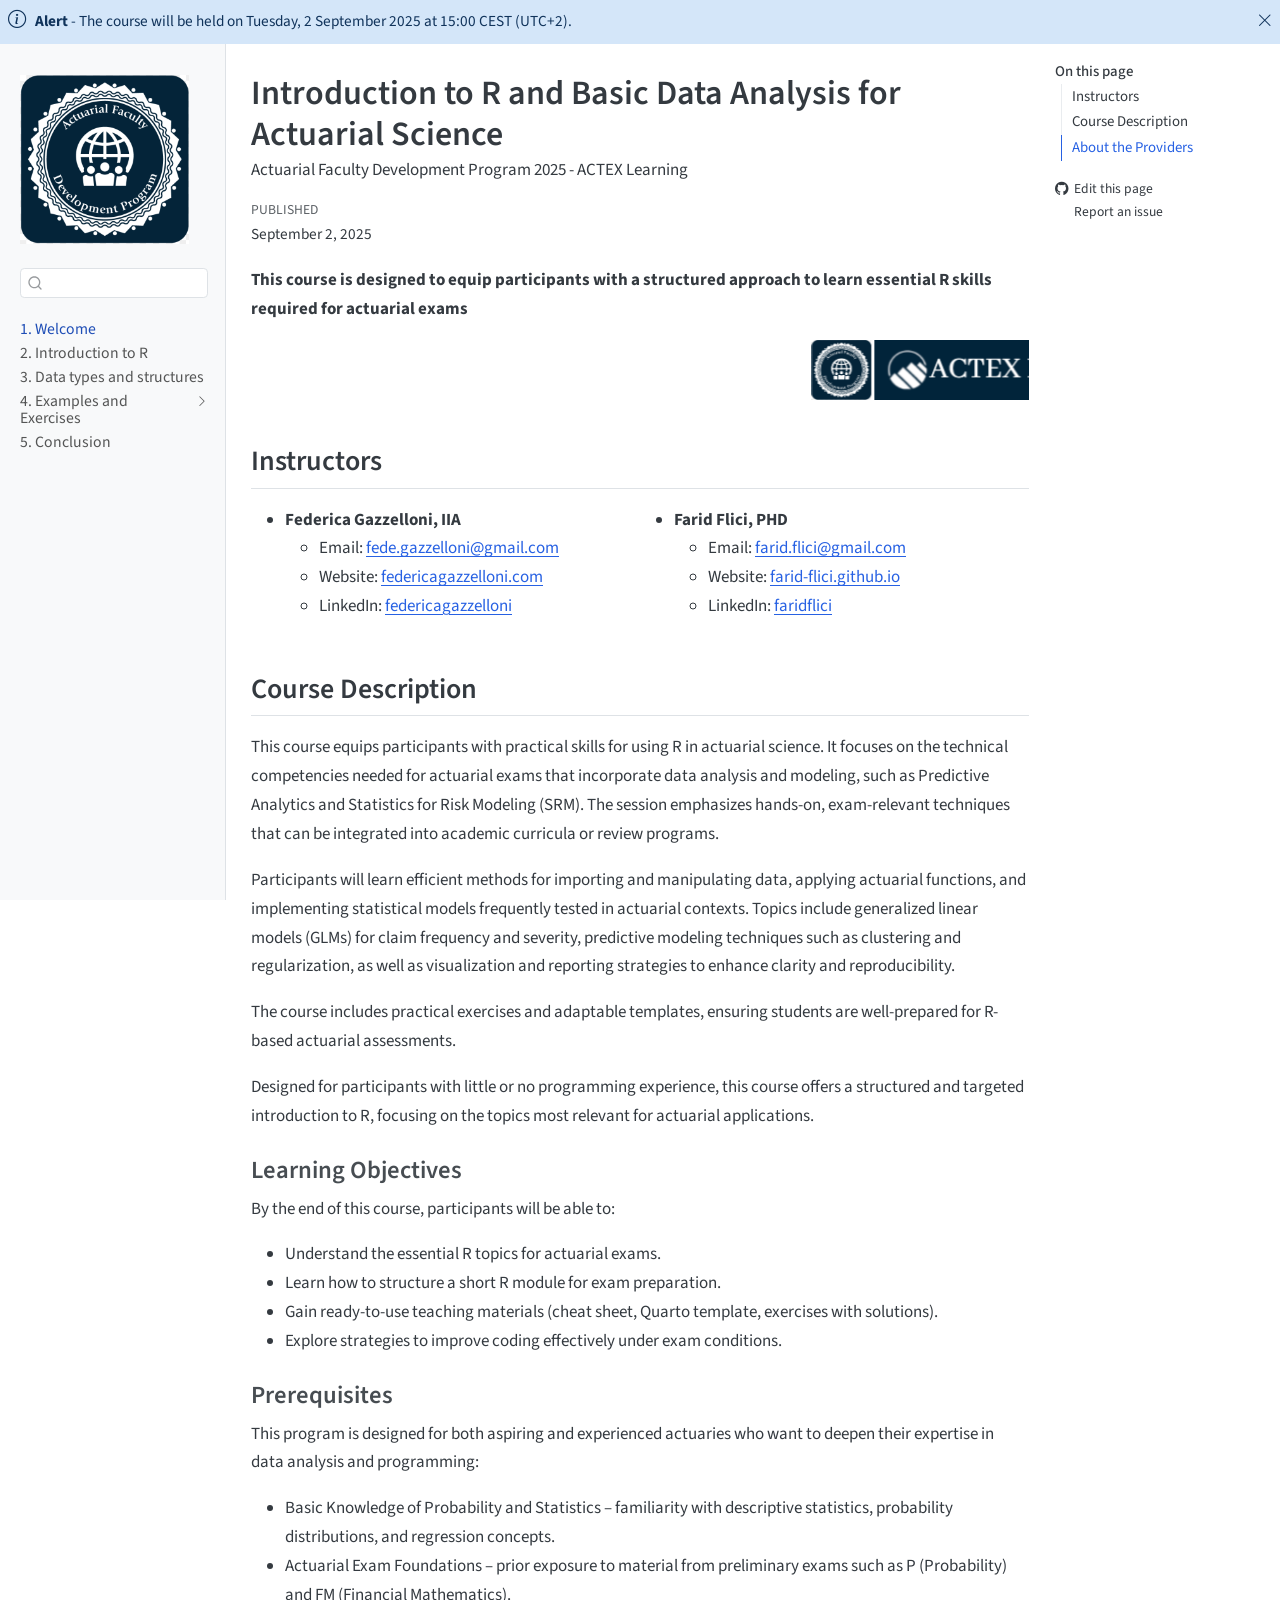
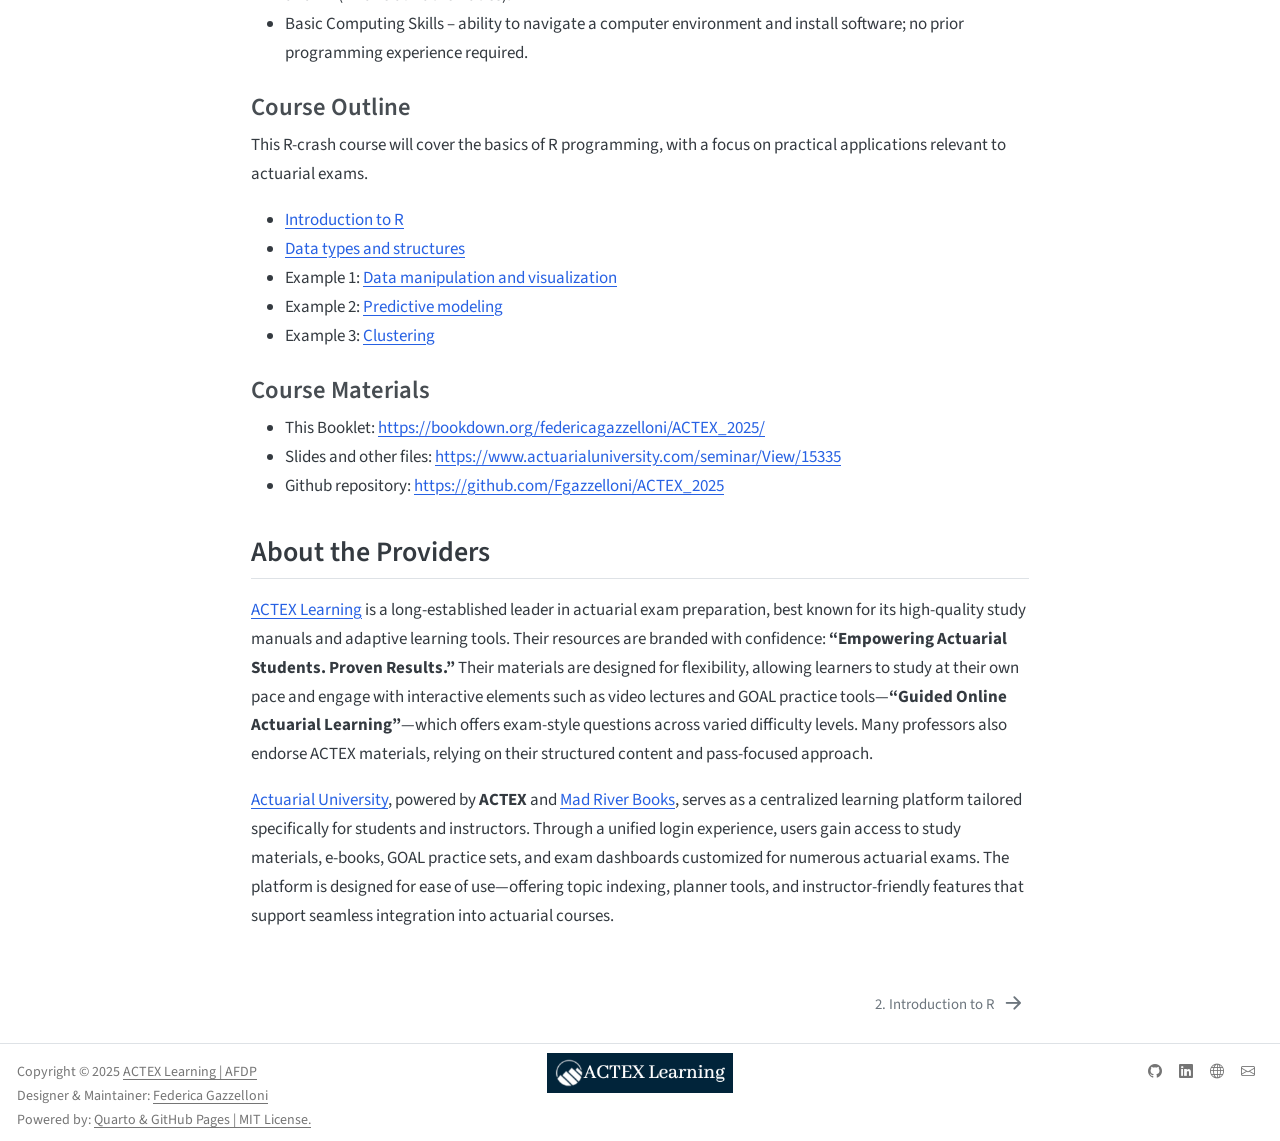
<file: index.html>
<!DOCTYPE html>
<html xmlns="http://www.w3.org/1999/xhtml" lang="en" xml:lang="en"><head>

<meta charset="utf-8">
<meta name="generator" content="quarto-1.8.25">

<meta name="viewport" content="width=device-width, initial-scale=1.0, user-scalable=yes">

<meta name="dcterms.date" content="2025-09-02">
<meta name="description" content="Actuarial Faculty Development Program 2025 - ACTEX Learning">

<title>Introduction to R and Basic Data Analysis for Actuarial Science</title>
<style>
code{white-space: pre-wrap;}
span.smallcaps{font-variant: small-caps;}
div.columns{display: flex; gap: min(4vw, 1.5em);}
div.column{flex: auto; overflow-x: auto;}
div.hanging-indent{margin-left: 1.5em; text-indent: -1.5em;}
ul.task-list{list-style: none;}
ul.task-list li input[type="checkbox"] {
  width: 0.8em;
  margin: 0 0.8em 0.2em -1em; /* quarto-specific, see https://github.com/quarto-dev/quarto-cli/issues/4556 */ 
  vertical-align: middle;
}
</style>


<script src="site_libs/quarto-nav/quarto-nav.js"></script>
<script src="site_libs/quarto-nav/headroom.min.js"></script>
<script src="site_libs/clipboard/clipboard.min.js"></script>
<script src="site_libs/quarto-search/autocomplete.umd.js"></script>
<script src="site_libs/quarto-search/fuse.min.js"></script>
<script src="site_libs/quarto-search/quarto-search.js"></script>
<meta name="quarto:offset" content="./">
<link href="./01_introduction_to_r.html" rel="next">
<link href="./images/actex_logo.png" rel="icon" type="image/png">
<script src="site_libs/quarto-html/quarto.js" type="module"></script>
<script src="site_libs/quarto-html/tabsets/tabsets.js" type="module"></script>
<script src="site_libs/quarto-html/axe/axe-check.js" type="module"></script>
<script src="site_libs/quarto-html/popper.min.js"></script>
<script src="site_libs/quarto-html/tippy.umd.min.js"></script>
<script src="site_libs/quarto-html/anchor.min.js"></script>
<link href="site_libs/quarto-html/tippy.css" rel="stylesheet">
<link href="site_libs/quarto-html/quarto-syntax-highlighting-065a5179aebd64318d7ea99d77b64a9e.css" rel="stylesheet" id="quarto-text-highlighting-styles">
<script src="site_libs/bootstrap/bootstrap.min.js"></script>
<link href="site_libs/bootstrap/bootstrap-icons.css" rel="stylesheet">
<link href="site_libs/bootstrap/bootstrap-3891b8e521420aa2320f7b813a295b9b.min.css" rel="stylesheet" append-hash="true" id="quarto-bootstrap" data-mode="light">
<script id="quarto-search-options" type="application/json">{
  "location": "sidebar",
  "copy-button": false,
  "collapse-after": 3,
  "panel-placement": "start",
  "type": "textbox",
  "limit": 50,
  "keyboard-shortcut": [
    "f",
    "/",
    "s"
  ],
  "show-item-context": false,
  "language": {
    "search-no-results-text": "No results",
    "search-matching-documents-text": "matching documents",
    "search-copy-link-title": "Copy link to search",
    "search-hide-matches-text": "Hide additional matches",
    "search-more-match-text": "more match in this document",
    "search-more-matches-text": "more matches in this document",
    "search-clear-button-title": "Clear",
    "search-text-placeholder": "",
    "search-detached-cancel-button-title": "Cancel",
    "search-submit-button-title": "Submit",
    "search-label": "Search"
  }
}</script>
<style>html{ scroll-behavior: smooth; }</style>


<meta property="og:title" content="Introduction to R and Basic Data Analysis for Actuarial Science">
<meta property="og:description" content="Actuarial Faculty Development Program 2025 - ACTEX Learning">
<meta property="og:image" content="https://bookdown.org/federicagazzelloni/ACTEX_2025/images/actex_logo.png">
<meta property="og:site_name" content="Introduction to R and Basic Data Analysis for Actuarial Science">
<meta property="og:image:alt" content="actex">
<meta property="og:image:height" content="534">
<meta property="og:image:width" content="534">
</head>

<body class="nav-sidebar docked quarto-light">

<div id="quarto-search-results"></div>
  <header id="quarto-header" class="headroom fixed-top">
  <nav class="quarto-secondary-nav">
    <div class="container-fluid d-flex">
      <button type="button" class="quarto-btn-toggle btn" data-bs-toggle="collapse" role="button" data-bs-target=".quarto-sidebar-collapse-item" aria-controls="quarto-sidebar" aria-expanded="false" aria-label="Toggle sidebar navigation" onclick="if (window.quartoToggleHeadroom) { window.quartoToggleHeadroom(); }">
        <i class="bi bi-layout-text-sidebar-reverse"></i>
      </button>
        <nav class="quarto-page-breadcrumbs" aria-label="breadcrumb"><ol class="breadcrumb"><li class="breadcrumb-item"><a href="./index.html">1. Welcome</a></li></ol></nav>
        <a class="flex-grow-1" role="navigation" data-bs-toggle="collapse" data-bs-target=".quarto-sidebar-collapse-item" aria-controls="quarto-sidebar" aria-expanded="false" aria-label="Toggle sidebar navigation" onclick="if (window.quartoToggleHeadroom) { window.quartoToggleHeadroom(); }">      
        </a>
      <button type="button" class="btn quarto-search-button" aria-label="Search" onclick="window.quartoOpenSearch();">
        <i class="bi bi-search"></i>
      </button>
    </div>
  </nav>
  <div id="quarto-announcement" data-announcement-id="b30fd8e6c0b58b58814d2edcb184038b" class="alert alert-primary hidden"><i class="bi bi-info-circle quarto-announcement-icon"></i><div class="quarto-announcement-content">
<p><strong>Alert</strong> - The course will be held on Tuesday, 2 September 2025 at 15:00 CEST (UTC+2).</p>
</div><i class="bi bi-x-lg quarto-announcement-action"></i></div>
</header>
<!-- content -->
<div id="quarto-content" class="quarto-container page-columns page-rows-contents page-layout-article">
<!-- sidebar -->
  <nav id="quarto-sidebar" class="sidebar collapse collapse-horizontal quarto-sidebar-collapse-item sidebar-navigation docked overflow-auto">
    <div class="pt-lg-2 mt-2 text-left sidebar-header">
      <a href="./index.html" class="sidebar-logo-link">
      <img src="./images/actex_logo.png" alt="" class="sidebar-logo light-content py-0 d-lg-inline d-none">
      <img src="./images/actex_logo.png" alt="" class="sidebar-logo dark-content py-0 d-lg-inline d-none">
      </a>
      </div>
        <div class="mt-2 flex-shrink-0 align-items-center">
        <div class="sidebar-search">
        <div id="quarto-search" class="" title="Search"></div>
        </div>
        </div>
    <div class="sidebar-menu-container"> 
    <ul class="list-unstyled mt-1">
        <li class="sidebar-item">
  <div class="sidebar-item-container"> 
  <a href="./index.html" class="sidebar-item-text sidebar-link active">
 <span class="menu-text">1. Welcome</span></a>
  </div>
</li>
        <li class="sidebar-item">
  <div class="sidebar-item-container"> 
  <a href="./01_introduction_to_r.html" class="sidebar-item-text sidebar-link">
 <span class="menu-text">2. Introduction to R</span></a>
  </div>
</li>
        <li class="sidebar-item">
  <div class="sidebar-item-container"> 
  <a href="./02_data_types_and_structures.html" class="sidebar-item-text sidebar-link">
 <span class="menu-text">3. Data types and structures</span></a>
  </div>
</li>
        <li class="sidebar-item sidebar-item-section">
      <div class="sidebar-item-container"> 
            <a class="sidebar-item-text sidebar-link text-start collapsed" data-bs-toggle="collapse" data-bs-target="#quarto-sidebar-section-1" role="navigation" aria-expanded="false">
 <span class="menu-text">4. Examples and Exercises</span></a>
          <a class="sidebar-item-toggle text-start collapsed" data-bs-toggle="collapse" data-bs-target="#quarto-sidebar-section-1" role="navigation" aria-expanded="false" aria-label="Toggle section">
            <i class="bi bi-chevron-right ms-2"></i>
          </a> 
      </div>
      <ul id="quarto-sidebar-section-1" class="collapse list-unstyled sidebar-section depth1 ">  
          <li class="sidebar-item">
  <div class="sidebar-item-container"> 
  <a href="./03_data_manipulation_and_visualization.html" class="sidebar-item-text sidebar-link">
 <span class="menu-text">4.1 Data manipulation and visualization</span></a>
  </div>
</li>
          <li class="sidebar-item">
  <div class="sidebar-item-container"> 
  <a href="./04_predictive_modeling.html" class="sidebar-item-text sidebar-link">
 <span class="menu-text">4.2 Predictive modeling</span></a>
  </div>
</li>
          <li class="sidebar-item">
  <div class="sidebar-item-container"> 
  <a href="./05_clustering.html" class="sidebar-item-text sidebar-link">
 <span class="menu-text">4.3 Clustering</span></a>
  </div>
</li>
      </ul>
  </li>
        <li class="sidebar-item">
  <div class="sidebar-item-container"> 
  <a href="./06_conclusion.html" class="sidebar-item-text sidebar-link">
 <span class="menu-text">5. Conclusion</span></a>
  </div>
</li>
    </ul>
    </div>
</nav>
<div id="quarto-sidebar-glass" class="quarto-sidebar-collapse-item" data-bs-toggle="collapse" data-bs-target=".quarto-sidebar-collapse-item"></div>
<!-- margin-sidebar -->
    <div id="quarto-margin-sidebar" class="sidebar margin-sidebar">
        <nav id="TOC" role="doc-toc" class="toc-active">
    <h2 id="toc-title">On this page</h2>
   
  <ul>
  <li><a href="#instructors" id="toc-instructors" class="nav-link active" data-scroll-target="#instructors">Instructors</a></li>
  <li><a href="#course-description" id="toc-course-description" class="nav-link" data-scroll-target="#course-description">Course Description</a>
  <ul class="collapse">
  <li><a href="#learning-objectives" id="toc-learning-objectives" class="nav-link" data-scroll-target="#learning-objectives">Learning Objectives</a></li>
  <li><a href="#prerequisites" id="toc-prerequisites" class="nav-link" data-scroll-target="#prerequisites">Prerequisites</a></li>
  <li><a href="#course-outline" id="toc-course-outline" class="nav-link" data-scroll-target="#course-outline">Course Outline</a></li>
  <li><a href="#course-materials" id="toc-course-materials" class="nav-link" data-scroll-target="#course-materials">Course Materials</a></li>
  </ul></li>
  <li><a href="#about-the-providers" id="toc-about-the-providers" class="nav-link" data-scroll-target="#about-the-providers">About the Providers</a></li>
  </ul>
<div class="toc-actions"><ul><li><a href="https://github.com/Fgazzelloni/ACTEX_2025/edit/main/index.qmd" class="toc-action"><i class="bi bi-github"></i>Edit this page</a></li><li><a href="https://github.com/Fgazzelloni/ACTEX_2025/issues/new" class="toc-action"><i class="bi empty"></i>Report an issue</a></li></ul></div></nav>
    </div>
<!-- main -->
<main class="content" id="quarto-document-content">

<header id="title-block-header" class="quarto-title-block default">
<div class="quarto-title">
<h1 class="title">Introduction to R and Basic Data Analysis for Actuarial Science</h1>
</div>

<div>
  <div class="description">
    Actuarial Faculty Development Program 2025 - ACTEX Learning
  </div>
</div>


<div class="quarto-title-meta">

    
    <div>
    <div class="quarto-title-meta-heading">Published</div>
    <div class="quarto-title-meta-contents">
      <p class="date">September 2, 2025</p>
    </div>
  </div>
  
    
  </div>
  


</header>


<p><strong>This course is designed to equip participants with a structured approach to learn essential R skills required for actuarial exams</strong></p>
<p align="center">
</p><p><marquee behavior="scroll" direction="left" scrollamount="10" loop="infinite"> <img src="images/actex_logo.png" alt="actex" height="60"> <img src="images/actex_logo2.png" alt="actex learning" height="60"> <img src="images/r-logo.png" alt="R" height="60"> <img src="images/actuarialuniversity_logo.png" alt="actuarialuniversity" height="60"> <img src="images/milliman_logo.png" alt="milliman" height="60"> <img src="images/madriver_logo.png" alt="madriver" height="60"> </marquee></p>
<p></p>
<section id="instructors" class="level2">
<h2 class="anchored" data-anchor-id="instructors">Instructors</h2>
<div class="columns">
<div class="column">
<ul>
<li><strong>Federica Gazzelloni, IIA</strong>
<ul>
<li>Email: <a href="mailto:fede.gazzelloni@gmail.com" class="email">fede.gazzelloni@gmail.com</a></li>
<li>Website: <a href="https://federicagazzelloni.com">federicagazzelloni.com</a></li>
<li>LinkedIn: <a href="https://www.linkedin.com/in/federicagazzelloni/">federicagazzelloni</a></li>
</ul></li>
</ul>
</div><div class="column">
<ul>
<li><strong>Farid Flici, PHD</strong>
<ul>
<li>Email: <a href="mailto:farid.flici@gmail.com" class="email">farid.flici@gmail.com</a></li>
<li>Website: <a href="https://farid-flici.github.io/">farid-flici.github.io</a></li>
<li>LinkedIn: <a href="https://www.linkedin.com/in/farid-flici-659a7625/">faridflici</a></li>
</ul></li>
</ul>
</div>
</div>
</section>
<section id="course-description" class="level2">
<h2 class="anchored" data-anchor-id="course-description">Course Description</h2>
<p>This course equips participants with practical skills for using R in actuarial science. It focuses on the technical competencies needed for actuarial exams that incorporate data analysis and modeling, such as Predictive Analytics and Statistics for Risk Modeling (SRM). The session emphasizes hands-on, exam-relevant techniques that can be integrated into academic curricula or review programs.</p>
<p>Participants will learn efficient methods for importing and manipulating data, applying actuarial functions, and implementing statistical models frequently tested in actuarial contexts. Topics include generalized linear models (GLMs) for claim frequency and severity, predictive modeling techniques such as clustering and regularization, as well as visualization and reporting strategies to enhance clarity and reproducibility.</p>
<p>The course includes practical exercises and adaptable templates, ensuring students are well-prepared for R-based actuarial assessments.</p>
<p>Designed for participants with little or no programming experience, this course offers a structured and targeted introduction to R, focusing on the topics most relevant for actuarial applications.</p>
<section id="learning-objectives" class="level3">
<h3 class="anchored" data-anchor-id="learning-objectives">Learning Objectives</h3>
<p>By the end of this course, participants will be able to:</p>
<ul>
<li>Understand the essential R topics for actuarial exams.</li>
<li>Learn how to structure a short R module for exam preparation.</li>
<li>Gain ready-to-use teaching materials (cheat sheet, Quarto template, exercises with solutions).</li>
<li>Explore strategies to improve coding effectively under exam conditions.</li>
</ul>
</section>
<section id="prerequisites" class="level3">
<h3 class="anchored" data-anchor-id="prerequisites">Prerequisites</h3>
<p>This program is designed for both aspiring and experienced actuaries who want to deepen their expertise in data analysis and programming:</p>
<ul>
<li>Basic Knowledge of Probability and Statistics – familiarity with descriptive statistics, probability distributions, and regression concepts.</li>
<li>Actuarial Exam Foundations – prior exposure to material from preliminary exams such as P (Probability) and FM (Financial Mathematics).</li>
<li>Basic Computing Skills – ability to navigate a computer environment and install software; no prior programming experience required.</li>
</ul>
</section>
<section id="course-outline" class="level3">
<h3 class="anchored" data-anchor-id="course-outline">Course Outline</h3>
<p>This R-crash course will cover the basics of R programming, with a focus on practical applications relevant to actuarial exams.</p>
<ul>
<li><a href="./01_introduction_to_r.html">Introduction to R</a></li>
<li><a href="./02_data_types_and_structures.html">Data types and structures</a></li>
<li>Example 1: <a href="./03_data_manipulation_and_visualization.html">Data manipulation and visualization</a></li>
<li>Example 2: <a href="./04_predictive_modeling.html">Predictive modeling</a></li>
<li>Example 3: <a href="./05_clustering.html">Clustering</a></li>
</ul>
</section>
<section id="course-materials" class="level3">
<h3 class="anchored" data-anchor-id="course-materials">Course Materials</h3>
<ul>
<li>This Booklet: <a href="https://bookdown.org/federicagazzelloni/ACTEX_2025/" class="uri">https://bookdown.org/federicagazzelloni/ACTEX_2025/</a></li>
<li>Slides and other files: <a href="https://www.actuarialuniversity.com/seminar/View/15335" class="uri">https://www.actuarialuniversity.com/seminar/View/15335</a></li>
<li>Github repository: <a href="https://github.com/Fgazzelloni/ACTEX_2025" class="uri">https://github.com/Fgazzelloni/ACTEX_2025</a></li>
</ul>
</section>
</section>
<section id="about-the-providers" class="level2">
<h2 class="anchored" data-anchor-id="about-the-providers">About the Providers</h2>
<p><a href="https://www.actexlearning.com/">ACTEX Learning</a> is a long-established leader in actuarial exam preparation, best known for its high-quality study manuals and adaptive learning tools. Their resources are branded with confidence: <strong>“Empowering Actuarial Students. Proven Results.”</strong> Their materials are designed for flexibility, allowing learners to study at their own pace and engage with interactive elements such as video lectures and GOAL practice tools—<strong>“Guided Online Actuarial Learning”</strong>—which offers exam-style questions across varied difficulty levels. Many professors also endorse ACTEX materials, relying on their structured content and pass-focused approach.</p>
<p><a href="https://www.actuarialuniversity.com/">Actuarial University</a>, powered by <strong>ACTEX</strong> and <a href="https://www.actexmadriver.com/">Mad River Books</a>, serves as a centralized learning platform tailored specifically for students and instructors. Through a unified login experience, users gain access to study materials, e-books, GOAL practice sets, and exam dashboards customized for numerous actuarial exams. The platform is designed for ease of use—offering topic indexing, planner tools, and instructor-friendly features that support seamless integration into actuarial courses.</p>


</section>

<a onclick="window.scrollTo(0, 0); return false;" role="button" id="quarto-back-to-top"><i class="bi bi-arrow-up"></i> Back to top</a></main> <!-- /main -->
<script id="quarto-html-after-body" type="application/javascript">
  window.document.addEventListener("DOMContentLoaded", function (event) {
    const icon = "";
    const anchorJS = new window.AnchorJS();
    anchorJS.options = {
      placement: 'right',
      icon: icon
    };
    anchorJS.add('.anchored');
    const isCodeAnnotation = (el) => {
      for (const clz of el.classList) {
        if (clz.startsWith('code-annotation-')) {                     
          return true;
        }
      }
      return false;
    }
    const onCopySuccess = function(e) {
      // button target
      const button = e.trigger;
      // don't keep focus
      button.blur();
      // flash "checked"
      button.classList.add('code-copy-button-checked');
      var currentTitle = button.getAttribute("title");
      button.setAttribute("title", "Copied!");
      let tooltip;
      if (window.bootstrap) {
        button.setAttribute("data-bs-toggle", "tooltip");
        button.setAttribute("data-bs-placement", "left");
        button.setAttribute("data-bs-title", "Copied!");
        tooltip = new bootstrap.Tooltip(button, 
          { trigger: "manual", 
            customClass: "code-copy-button-tooltip",
            offset: [0, -8]});
        tooltip.show();    
      }
      setTimeout(function() {
        if (tooltip) {
          tooltip.hide();
          button.removeAttribute("data-bs-title");
          button.removeAttribute("data-bs-toggle");
          button.removeAttribute("data-bs-placement");
        }
        button.setAttribute("title", currentTitle);
        button.classList.remove('code-copy-button-checked');
      }, 1000);
      // clear code selection
      e.clearSelection();
    }
    const getTextToCopy = function(trigger) {
      const outerScaffold = trigger.parentElement.cloneNode(true);
      const codeEl = outerScaffold.querySelector('code');
      for (const childEl of codeEl.children) {
        if (isCodeAnnotation(childEl)) {
          childEl.remove();
        }
      }
      return codeEl.innerText;
    }
    const clipboard = new window.ClipboardJS('.code-copy-button:not([data-in-quarto-modal])', {
      text: getTextToCopy
    });
    clipboard.on('success', onCopySuccess);
    if (window.document.getElementById('quarto-embedded-source-code-modal')) {
      const clipboardModal = new window.ClipboardJS('.code-copy-button[data-in-quarto-modal]', {
        text: getTextToCopy,
        container: window.document.getElementById('quarto-embedded-source-code-modal')
      });
      clipboardModal.on('success', onCopySuccess);
    }
      var localhostRegex = new RegExp(/^(?:http|https):\/\/localhost\:?[0-9]*\//);
      var mailtoRegex = new RegExp(/^mailto:/);
        var filterRegex = new RegExp("https:\/\/bookdown\.org\/federicagazzelloni\/ACTEX_2025\/");
      var isInternal = (href) => {
          return filterRegex.test(href) || localhostRegex.test(href) || mailtoRegex.test(href);
      }
      // Inspect non-navigation links and adorn them if external
     var links = window.document.querySelectorAll('a[href]:not(.nav-link):not(.navbar-brand):not(.toc-action):not(.sidebar-link):not(.sidebar-item-toggle):not(.pagination-link):not(.no-external):not([aria-hidden]):not(.dropdown-item):not(.quarto-navigation-tool):not(.about-link)');
      for (var i=0; i<links.length; i++) {
        const link = links[i];
        if (!isInternal(link.href)) {
          // undo the damage that might have been done by quarto-nav.js in the case of
          // links that we want to consider external
          if (link.dataset.originalHref !== undefined) {
            link.href = link.dataset.originalHref;
          }
            // target, if specified
            link.setAttribute("target", "_blank");
            if (link.getAttribute("rel") === null) {
              link.setAttribute("rel", "noopener");
            }
        }
      }
    function tippyHover(el, contentFn, onTriggerFn, onUntriggerFn) {
      const config = {
        allowHTML: true,
        maxWidth: 500,
        delay: 100,
        arrow: false,
        appendTo: function(el) {
            return el.parentElement;
        },
        interactive: true,
        interactiveBorder: 10,
        theme: 'quarto',
        placement: 'bottom-start',
      };
      if (contentFn) {
        config.content = contentFn;
      }
      if (onTriggerFn) {
        config.onTrigger = onTriggerFn;
      }
      if (onUntriggerFn) {
        config.onUntrigger = onUntriggerFn;
      }
      window.tippy(el, config); 
    }
    const noterefs = window.document.querySelectorAll('a[role="doc-noteref"]');
    for (var i=0; i<noterefs.length; i++) {
      const ref = noterefs[i];
      tippyHover(ref, function() {
        // use id or data attribute instead here
        let href = ref.getAttribute('data-footnote-href') || ref.getAttribute('href');
        try { href = new URL(href).hash; } catch {}
        const id = href.replace(/^#\/?/, "");
        const note = window.document.getElementById(id);
        if (note) {
          return note.innerHTML;
        } else {
          return "";
        }
      });
    }
    const xrefs = window.document.querySelectorAll('a.quarto-xref');
    const processXRef = (id, note) => {
      // Strip column container classes
      const stripColumnClz = (el) => {
        el.classList.remove("page-full", "page-columns");
        if (el.children) {
          for (const child of el.children) {
            stripColumnClz(child);
          }
        }
      }
      stripColumnClz(note)
      if (id === null || id.startsWith('sec-')) {
        // Special case sections, only their first couple elements
        const container = document.createElement("div");
        if (note.children && note.children.length > 2) {
          container.appendChild(note.children[0].cloneNode(true));
          for (let i = 1; i < note.children.length; i++) {
            const child = note.children[i];
            if (child.tagName === "P" && child.innerText === "") {
              continue;
            } else {
              container.appendChild(child.cloneNode(true));
              break;
            }
          }
          if (window.Quarto?.typesetMath) {
            window.Quarto.typesetMath(container);
          }
          return container.innerHTML
        } else {
          if (window.Quarto?.typesetMath) {
            window.Quarto.typesetMath(note);
          }
          return note.innerHTML;
        }
      } else {
        // Remove any anchor links if they are present
        const anchorLink = note.querySelector('a.anchorjs-link');
        if (anchorLink) {
          anchorLink.remove();
        }
        if (window.Quarto?.typesetMath) {
          window.Quarto.typesetMath(note);
        }
        if (note.classList.contains("callout")) {
          return note.outerHTML;
        } else {
          return note.innerHTML;
        }
      }
    }
    for (var i=0; i<xrefs.length; i++) {
      const xref = xrefs[i];
      tippyHover(xref, undefined, function(instance) {
        instance.disable();
        let url = xref.getAttribute('href');
        let hash = undefined; 
        if (url.startsWith('#')) {
          hash = url;
        } else {
          try { hash = new URL(url).hash; } catch {}
        }
        if (hash) {
          const id = hash.replace(/^#\/?/, "");
          const note = window.document.getElementById(id);
          if (note !== null) {
            try {
              const html = processXRef(id, note.cloneNode(true));
              instance.setContent(html);
            } finally {
              instance.enable();
              instance.show();
            }
          } else {
            // See if we can fetch this
            fetch(url.split('#')[0])
            .then(res => res.text())
            .then(html => {
              const parser = new DOMParser();
              const htmlDoc = parser.parseFromString(html, "text/html");
              const note = htmlDoc.getElementById(id);
              if (note !== null) {
                const html = processXRef(id, note);
                instance.setContent(html);
              } 
            }).finally(() => {
              instance.enable();
              instance.show();
            });
          }
        } else {
          // See if we can fetch a full url (with no hash to target)
          // This is a special case and we should probably do some content thinning / targeting
          fetch(url)
          .then(res => res.text())
          .then(html => {
            const parser = new DOMParser();
            const htmlDoc = parser.parseFromString(html, "text/html");
            const note = htmlDoc.querySelector('main.content');
            if (note !== null) {
              // This should only happen for chapter cross references
              // (since there is no id in the URL)
              // remove the first header
              if (note.children.length > 0 && note.children[0].tagName === "HEADER") {
                note.children[0].remove();
              }
              const html = processXRef(null, note);
              instance.setContent(html);
            } 
          }).finally(() => {
            instance.enable();
            instance.show();
          });
        }
      }, function(instance) {
      });
    }
        let selectedAnnoteEl;
        const selectorForAnnotation = ( cell, annotation) => {
          let cellAttr = 'data-code-cell="' + cell + '"';
          let lineAttr = 'data-code-annotation="' +  annotation + '"';
          const selector = 'span[' + cellAttr + '][' + lineAttr + ']';
          return selector;
        }
        const selectCodeLines = (annoteEl) => {
          const doc = window.document;
          const targetCell = annoteEl.getAttribute("data-target-cell");
          const targetAnnotation = annoteEl.getAttribute("data-target-annotation");
          const annoteSpan = window.document.querySelector(selectorForAnnotation(targetCell, targetAnnotation));
          const lines = annoteSpan.getAttribute("data-code-lines").split(",");
          const lineIds = lines.map((line) => {
            return targetCell + "-" + line;
          })
          let top = null;
          let height = null;
          let parent = null;
          if (lineIds.length > 0) {
              //compute the position of the single el (top and bottom and make a div)
              const el = window.document.getElementById(lineIds[0]);
              top = el.offsetTop;
              height = el.offsetHeight;
              parent = el.parentElement.parentElement;
            if (lineIds.length > 1) {
              const lastEl = window.document.getElementById(lineIds[lineIds.length - 1]);
              const bottom = lastEl.offsetTop + lastEl.offsetHeight;
              height = bottom - top;
            }
            if (top !== null && height !== null && parent !== null) {
              // cook up a div (if necessary) and position it 
              let div = window.document.getElementById("code-annotation-line-highlight");
              if (div === null) {
                div = window.document.createElement("div");
                div.setAttribute("id", "code-annotation-line-highlight");
                div.style.position = 'absolute';
                parent.appendChild(div);
              }
              div.style.top = top - 2 + "px";
              div.style.height = height + 4 + "px";
              div.style.left = 0;
              let gutterDiv = window.document.getElementById("code-annotation-line-highlight-gutter");
              if (gutterDiv === null) {
                gutterDiv = window.document.createElement("div");
                gutterDiv.setAttribute("id", "code-annotation-line-highlight-gutter");
                gutterDiv.style.position = 'absolute';
                const codeCell = window.document.getElementById(targetCell);
                const gutter = codeCell.querySelector('.code-annotation-gutter');
                gutter.appendChild(gutterDiv);
              }
              gutterDiv.style.top = top - 2 + "px";
              gutterDiv.style.height = height + 4 + "px";
            }
            selectedAnnoteEl = annoteEl;
          }
        };
        const unselectCodeLines = () => {
          const elementsIds = ["code-annotation-line-highlight", "code-annotation-line-highlight-gutter"];
          elementsIds.forEach((elId) => {
            const div = window.document.getElementById(elId);
            if (div) {
              div.remove();
            }
          });
          selectedAnnoteEl = undefined;
        };
          // Handle positioning of the toggle
      window.addEventListener(
        "resize",
        throttle(() => {
          elRect = undefined;
          if (selectedAnnoteEl) {
            selectCodeLines(selectedAnnoteEl);
          }
        }, 10)
      );
      function throttle(fn, ms) {
      let throttle = false;
      let timer;
        return (...args) => {
          if(!throttle) { // first call gets through
              fn.apply(this, args);
              throttle = true;
          } else { // all the others get throttled
              if(timer) clearTimeout(timer); // cancel #2
              timer = setTimeout(() => {
                fn.apply(this, args);
                timer = throttle = false;
              }, ms);
          }
        };
      }
        // Attach click handler to the DT
        const annoteDls = window.document.querySelectorAll('dt[data-target-cell]');
        for (const annoteDlNode of annoteDls) {
          annoteDlNode.addEventListener('click', (event) => {
            const clickedEl = event.target;
            if (clickedEl !== selectedAnnoteEl) {
              unselectCodeLines();
              const activeEl = window.document.querySelector('dt[data-target-cell].code-annotation-active');
              if (activeEl) {
                activeEl.classList.remove('code-annotation-active');
              }
              selectCodeLines(clickedEl);
              clickedEl.classList.add('code-annotation-active');
            } else {
              // Unselect the line
              unselectCodeLines();
              clickedEl.classList.remove('code-annotation-active');
            }
          });
        }
    const findCites = (el) => {
      const parentEl = el.parentElement;
      if (parentEl) {
        const cites = parentEl.dataset.cites;
        if (cites) {
          return {
            el,
            cites: cites.split(' ')
          };
        } else {
          return findCites(el.parentElement)
        }
      } else {
        return undefined;
      }
    };
    var bibliorefs = window.document.querySelectorAll('a[role="doc-biblioref"]');
    for (var i=0; i<bibliorefs.length; i++) {
      const ref = bibliorefs[i];
      const citeInfo = findCites(ref);
      if (citeInfo) {
        tippyHover(citeInfo.el, function() {
          var popup = window.document.createElement('div');
          citeInfo.cites.forEach(function(cite) {
            var citeDiv = window.document.createElement('div');
            citeDiv.classList.add('hanging-indent');
            citeDiv.classList.add('csl-entry');
            var biblioDiv = window.document.getElementById('ref-' + cite);
            if (biblioDiv) {
              citeDiv.innerHTML = biblioDiv.innerHTML;
            }
            popup.appendChild(citeDiv);
          });
          return popup.innerHTML;
        });
      }
    }
  });
  </script>
<nav class="page-navigation">
  <div class="nav-page nav-page-previous">
  </div>
  <div class="nav-page nav-page-next">
      <a href="./01_introduction_to_r.html" class="pagination-link" aria-label="2. Introduction to R">
        <span class="nav-page-text">2. Introduction to R</span> <i class="bi bi-arrow-right-short"></i>
      </a>
  </div>
</nav>
</div> <!-- /content -->
<footer class="footer">
  <div class="nav-footer">
    <div class="nav-footer-left">
<p>Copyright © 2025 <a href="https://www.actexlearning.com/">ACTEX Learning | AFDP</a><br> Designer &amp; Maintainer: <a href="https://github.com/Fgazzelloni">Federica Gazzelloni</a><br> Powered by: <a href="https://quarto.org/">Quarto &amp; GitHub Pages | </a><a href="./LICENSE.html">MIT License.</a></p>
</div>   
    <div class="nav-footer-center">
<p><a href="https://www.actexlearning.com/" target="_blank"> <img src="images/actex_logo2.png" alt="ACTEX Logo" style="height:40px;"> </a></p>
<div class="toc-actions d-sm-block d-md-none"><ul><li><a href="https://github.com/Fgazzelloni/ACTEX_2025/edit/main/index.qmd" class="toc-action"><i class="bi bi-github"></i>Edit this page</a></li><li><a href="https://github.com/Fgazzelloni/ACTEX_2025/issues/new" class="toc-action"><i class="bi empty"></i>Report an issue</a></li></ul></div></div>
    <div class="nav-footer-right">
      <ul class="footer-items list-unstyled">
    <li class="nav-item compact">
    <a class="nav-link" href="https://github.com/Fgazzelloni/ACTEX_2025">
      <i class="bi bi-github" role="img">
</i> 
    </a>
  </li>  
    <li class="nav-item compact">
    <a class="nav-link" href="https://www.linkedin.com/company/actexlearning">
      <i class="bi bi-linkedin" role="img">
</i> 
    </a>
  </li>  
    <li class="nav-item compact">
    <a class="nav-link" href="https://www.actuarialuniversity.com/">
      <i class="bi bi-globe" role="img">
</i> 
    </a>
  </li>  
    <li class="nav-item compact">
    <a class="nav-link" href="mailto:fede.gazzelloni@gmail.com">
      <i class="bi bi-envelope" role="img">
</i> 
    </a>
  </li>  
</ul>
    </div>
  </div>
</footer>




<script src="site_libs/quarto-html/zenscroll-min.js"></script>
</body></html>
</file>
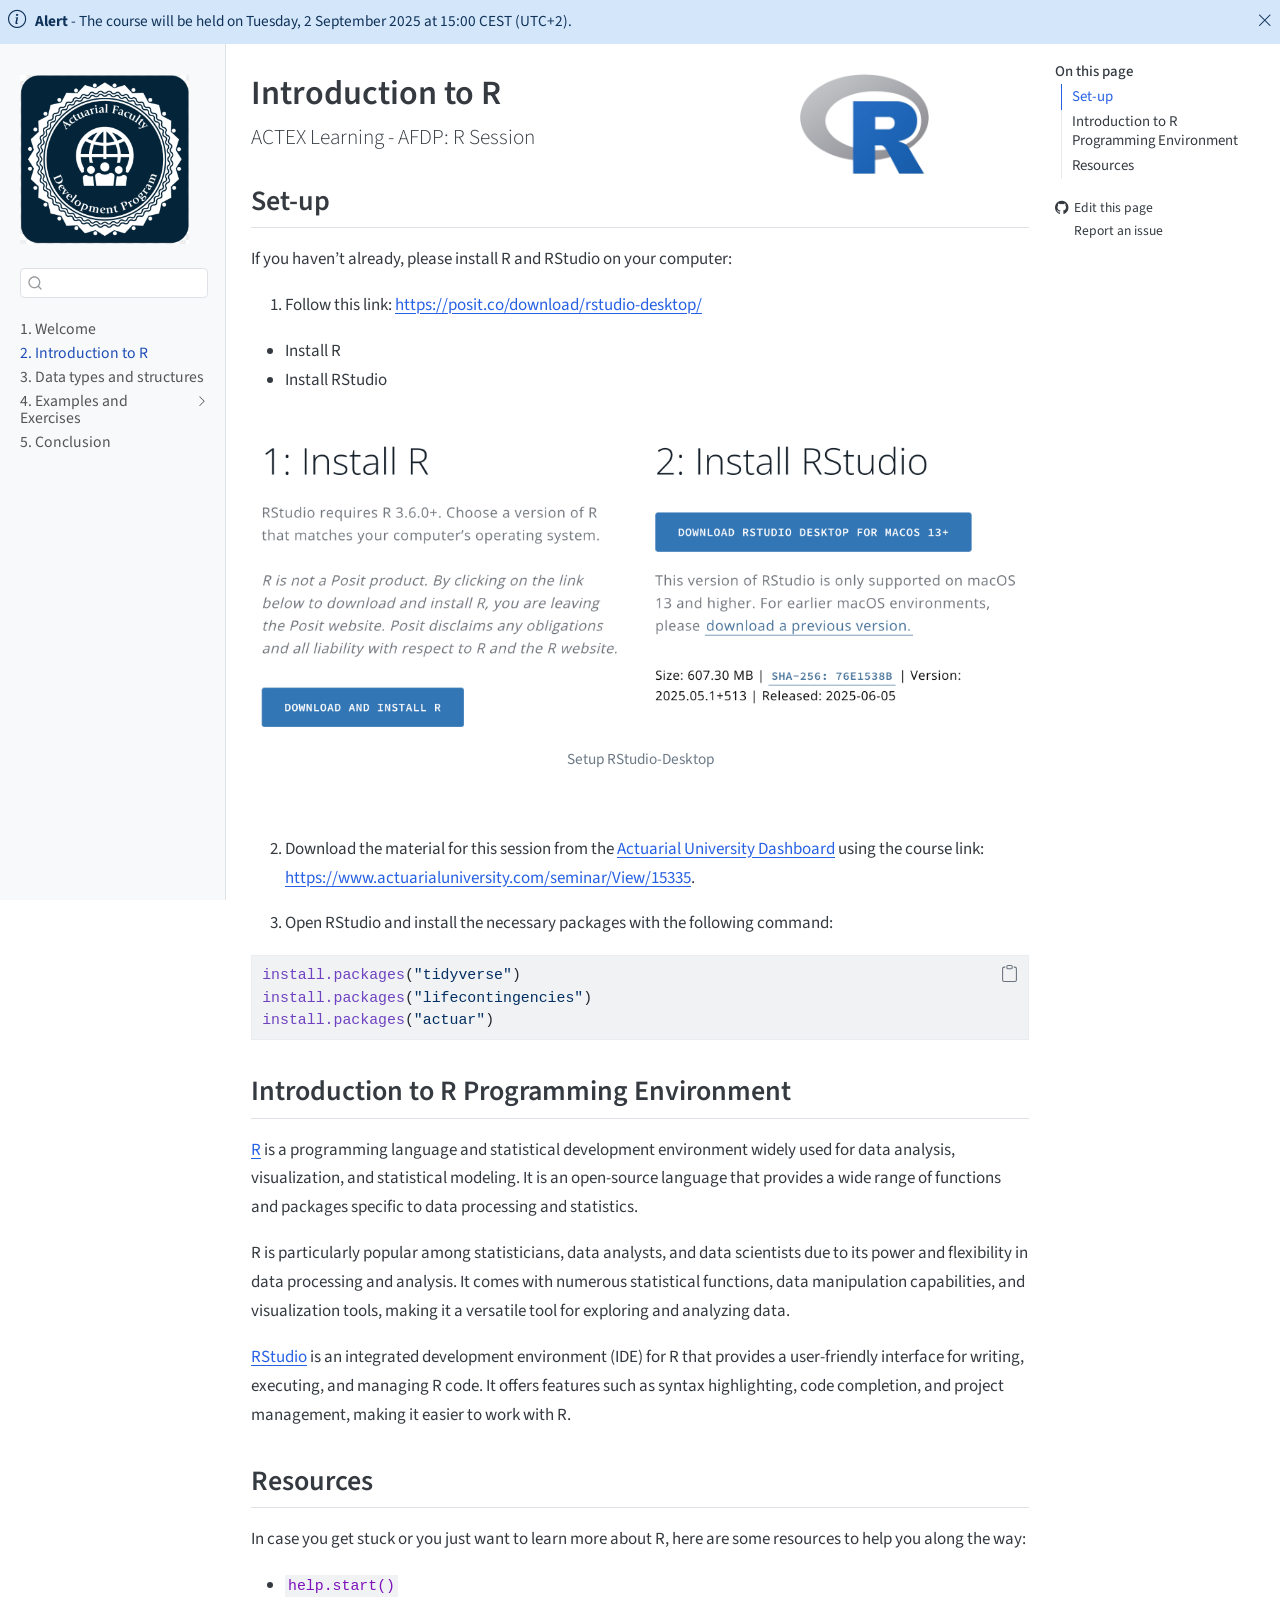
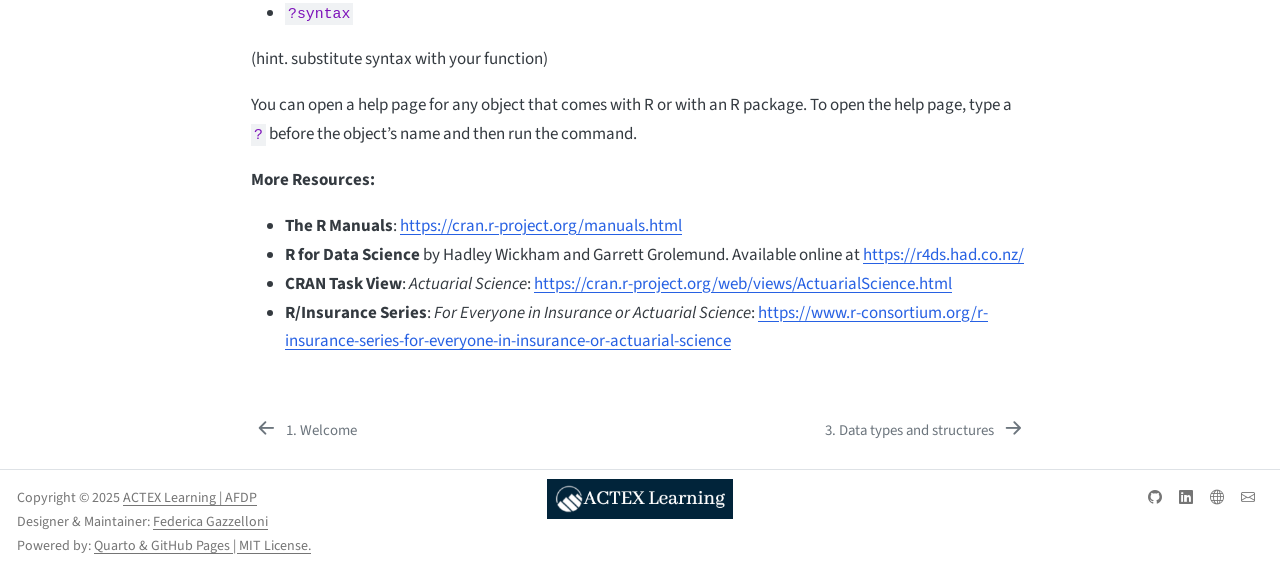
<file: 01_introduction_to_r.html>
<!DOCTYPE html>
<html xmlns="http://www.w3.org/1999/xhtml" lang="en" xml:lang="en"><head>
<meta http-equiv="Content-Type" content="text/html; charset=UTF-8">
<meta charset="utf-8">
<meta name="generator" content="quarto-1.8.25">
<meta name="viewport" content="width=device-width, initial-scale=1.0, user-scalable=yes">
<title>Introduction to R  – Introduction to R and Basic Data Analysis for Actuarial Science</title>
<style>
code{white-space: pre-wrap;}
span.smallcaps{font-variant: small-caps;}
div.columns{display: flex; gap: min(4vw, 1.5em);}
div.column{flex: auto; overflow-x: auto;}
div.hanging-indent{margin-left: 1.5em; text-indent: -1.5em;}
ul.task-list{list-style: none;}
ul.task-list li input[type="checkbox"] {
  width: 0.8em;
  margin: 0 0.8em 0.2em -1em; /* quarto-specific, see https://github.com/quarto-dev/quarto-cli/issues/4556 */ 
  vertical-align: middle;
}
/* CSS for syntax highlighting */
html { -webkit-text-size-adjust: 100%; }
pre > code.sourceCode { white-space: pre; position: relative; }
pre > code.sourceCode > span { display: inline-block; line-height: 1.25; }
pre > code.sourceCode > span:empty { height: 1.2em; }
.sourceCode { overflow: visible; }
code.sourceCode > span { color: inherit; text-decoration: inherit; }
div.sourceCode { margin: 1em 0; }
pre.sourceCode { margin: 0; }
@media screen {
div.sourceCode { overflow: auto; }
}
@media print {
pre > code.sourceCode { white-space: pre-wrap; }
pre > code.sourceCode > span { text-indent: -5em; padding-left: 5em; }
}
pre.numberSource code
  { counter-reset: source-line 0; }
pre.numberSource code > span
  { position: relative; left: -4em; counter-increment: source-line; }
pre.numberSource code > span > a:first-child::before
  { content: counter(source-line);
    position: relative; left: -1em; text-align: right; vertical-align: baseline;
    border: none; display: inline-block;
    -webkit-touch-callout: none; -webkit-user-select: none;
    -khtml-user-select: none; -moz-user-select: none;
    -ms-user-select: none; user-select: none;
    padding: 0 4px; width: 4em;
  }
pre.numberSource { margin-left: 3em;  padding-left: 4px; }
div.sourceCode
  {   }
@media screen {
pre > code.sourceCode > span > a:first-child::before { text-decoration: underline; }
}
</style>

<script src="site_libs/quarto-nav/quarto-nav.js"></script>
<script src="site_libs/quarto-nav/headroom.min.js"></script>
<script src="site_libs/clipboard/clipboard.min.js"></script>
<script src="site_libs/quarto-search/autocomplete.umd.js"></script>
<script src="site_libs/quarto-search/fuse.min.js"></script>
<script src="site_libs/quarto-search/quarto-search.js"></script>
<meta name="quarto:offset" content="./">
<link href="./02_data_types_and_structures.html" rel="next">
<link href="./index.html" rel="prev">
<link href="./images/actex_logo.png" rel="icon" type="image/png">
<script src="site_libs/quarto-html/quarto.js" type="module"></script>
<script src="site_libs/quarto-html/tabsets/tabsets.js" type="module"></script>
<script src="site_libs/quarto-html/axe/axe-check.js" type="module"></script>
<script src="site_libs/quarto-html/popper.min.js"></script>
<script src="site_libs/quarto-html/tippy.umd.min.js"></script>
<script src="site_libs/quarto-html/anchor.min.js"></script>
<link href="site_libs/quarto-html/tippy.css" rel="stylesheet">
<link href="site_libs/quarto-html/quarto-syntax-highlighting-065a5179aebd64318d7ea99d77b64a9e.css" rel="stylesheet" id="quarto-text-highlighting-styles">
<script src="site_libs/bootstrap/bootstrap.min.js"></script>
<link href="site_libs/bootstrap/bootstrap-icons.css" rel="stylesheet">
<link href="site_libs/bootstrap/bootstrap-3891b8e521420aa2320f7b813a295b9b.min.css" rel="stylesheet" append-hash="true" id="quarto-bootstrap" data-mode="light"><script id="quarto-search-options" type="application/json">{
  "location": "sidebar",
  "copy-button": false,
  "collapse-after": 3,
  "panel-placement": "start",
  "type": "textbox",
  "limit": 50,
  "keyboard-shortcut": [
    "f",
    "/",
    "s"
  ],
  "show-item-context": false,
  "language": {
    "search-no-results-text": "No results",
    "search-matching-documents-text": "matching documents",
    "search-copy-link-title": "Copy link to search",
    "search-hide-matches-text": "Hide additional matches",
    "search-more-match-text": "more match in this document",
    "search-more-matches-text": "more matches in this document",
    "search-clear-button-title": "Clear",
    "search-text-placeholder": "",
    "search-detached-cancel-button-title": "Cancel",
    "search-submit-button-title": "Submit",
    "search-label": "Search"
  }
}</script><style>html{ scroll-behavior: smooth; }</style>
<meta property="og:title" content="Introduction to R  – Introduction to R and Basic Data Analysis for Actuarial Science">
<meta property="og:description" content="ACTEX Learning - AFDP: R Session">
<meta property="og:image" content="https://bookdown.org/federicagazzelloni/ACTEX_2025/images/r-logo.png">
<meta property="og:site_name" content="Introduction to R and Basic Data Analysis for Actuarial Science">
<meta property="og:image:height" content="440">
<meta property="og:image:width" content="568">
</head>
<body class="nav-sidebar docked quarto-light">

<div id="quarto-search-results"></div>
  <header id="quarto-header" class="headroom fixed-top"><nav class="quarto-secondary-nav"><div class="container-fluid d-flex">
      <button type="button" class="quarto-btn-toggle btn" data-bs-toggle="collapse" role="button" data-bs-target=".quarto-sidebar-collapse-item" aria-controls="quarto-sidebar" aria-expanded="false" aria-label="Toggle sidebar navigation" onclick="if (window.quartoToggleHeadroom) { window.quartoToggleHeadroom(); }">
        <i class="bi bi-layout-text-sidebar-reverse"></i>
      </button>
        <nav class="quarto-page-breadcrumbs" aria-label="breadcrumb"><ol class="breadcrumb"><li class="breadcrumb-item"><a href="./01_introduction_to_r.html">2. Introduction to R</a></li></ol></nav>
        <a class="flex-grow-1" role="navigation" data-bs-toggle="collapse" data-bs-target=".quarto-sidebar-collapse-item" aria-controls="quarto-sidebar" aria-expanded="false" aria-label="Toggle sidebar navigation" onclick="if (window.quartoToggleHeadroom) { window.quartoToggleHeadroom(); }">      
        </a>
      <button type="button" class="btn quarto-search-button" aria-label="Search" onclick="window.quartoOpenSearch();">
        <i class="bi bi-search"></i>
      </button>
    </div>
  </nav><div id="quarto-announcement" data-announcement-id="b30fd8e6c0b58b58814d2edcb184038b" class="alert alert-primary hidden">
<i class="bi bi-info-circle quarto-announcement-icon"></i><div class="quarto-announcement-content">
<p><strong>Alert</strong> - The course will be held on Tuesday, 2 September 2025 at 15:00 CEST (UTC+2).</p>
</div>
<i class="bi bi-x-lg quarto-announcement-action"></i>
</div>
</header><!-- content --><div id="quarto-content" class="quarto-container page-columns page-rows-contents page-layout-article">
<!-- sidebar -->
  <nav id="quarto-sidebar" class="sidebar collapse collapse-horizontal quarto-sidebar-collapse-item sidebar-navigation docked overflow-auto"><div class="pt-lg-2 mt-2 text-left sidebar-header">
      <a href="./index.html" class="sidebar-logo-link">
      <img src="./images/actex_logo.png" alt="" class="sidebar-logo light-content py-0 d-lg-inline d-none"><img src="./images/actex_logo.png" alt="" class="sidebar-logo dark-content py-0 d-lg-inline d-none"></a>
      </div>
        <div class="mt-2 flex-shrink-0 align-items-center">
        <div class="sidebar-search">
        <div id="quarto-search" class="" title="Search"></div>
        </div>
        </div>
    <div class="sidebar-menu-container"> 
    <ul class="list-unstyled mt-1">
<li class="sidebar-item">
  <div class="sidebar-item-container"> 
  <a href="./index.html" class="sidebar-item-text sidebar-link">
 <span class="menu-text">1. Welcome</span></a>
  </div>
</li>
        <li class="sidebar-item">
  <div class="sidebar-item-container"> 
  <a href="./01_introduction_to_r.html" class="sidebar-item-text sidebar-link active">
 <span class="menu-text">2. Introduction to R</span></a>
  </div>
</li>
        <li class="sidebar-item">
  <div class="sidebar-item-container"> 
  <a href="./02_data_types_and_structures.html" class="sidebar-item-text sidebar-link">
 <span class="menu-text">3. Data types and structures</span></a>
  </div>
</li>
        <li class="sidebar-item sidebar-item-section">
      <div class="sidebar-item-container"> 
            <a class="sidebar-item-text sidebar-link text-start collapsed" data-bs-toggle="collapse" data-bs-target="#quarto-sidebar-section-1" role="navigation" aria-expanded="false">
 <span class="menu-text">4. Examples and Exercises</span></a>
          <a class="sidebar-item-toggle text-start collapsed" data-bs-toggle="collapse" data-bs-target="#quarto-sidebar-section-1" role="navigation" aria-expanded="false" aria-label="Toggle section">
            <i class="bi bi-chevron-right ms-2"></i>
          </a> 
      </div>
      <ul id="quarto-sidebar-section-1" class="collapse list-unstyled sidebar-section depth1 ">
<li class="sidebar-item">
  <div class="sidebar-item-container"> 
  <a href="./03_data_manipulation_and_visualization.html" class="sidebar-item-text sidebar-link">
 <span class="menu-text">4.1 Data manipulation and visualization</span></a>
  </div>
</li>
          <li class="sidebar-item">
  <div class="sidebar-item-container"> 
  <a href="./04_predictive_modeling.html" class="sidebar-item-text sidebar-link">
 <span class="menu-text">4.2 Predictive modeling</span></a>
  </div>
</li>
          <li class="sidebar-item">
  <div class="sidebar-item-container"> 
  <a href="./05_clustering.html" class="sidebar-item-text sidebar-link">
 <span class="menu-text">4.3 Clustering</span></a>
  </div>
</li>
      </ul>
</li>
        <li class="sidebar-item">
  <div class="sidebar-item-container"> 
  <a href="./06_conclusion.html" class="sidebar-item-text sidebar-link">
 <span class="menu-text">5. Conclusion</span></a>
  </div>
</li>
    </ul>
</div>
</nav><div id="quarto-sidebar-glass" class="quarto-sidebar-collapse-item" data-bs-toggle="collapse" data-bs-target=".quarto-sidebar-collapse-item"></div>
<!-- margin-sidebar -->
    <div id="quarto-margin-sidebar" class="sidebar margin-sidebar">
        <nav id="TOC" role="doc-toc" class="toc-active"><h2 id="toc-title">On this page</h2>
   
  <ul>
<li><a href="#set-up" id="toc-set-up" class="nav-link active" data-scroll-target="#set-up">Set-up</a></li>
  <li><a href="#introduction-to-r-programming-environment" id="toc-introduction-to-r-programming-environment" class="nav-link" data-scroll-target="#introduction-to-r-programming-environment">Introduction to R Programming Environment</a></li>
  <li><a href="#resources" id="toc-resources" class="nav-link" data-scroll-target="#resources">Resources</a></li>
  </ul><div class="toc-actions"><ul><li><a href="https://github.com/Fgazzelloni/ACTEX_2025/edit/main/01_introduction_to_r.qmd" class="toc-action"><i class="bi bi-github"></i>Edit this page</a></li><li><a href="https://github.com/Fgazzelloni/ACTEX_2025/issues/new" class="toc-action"><i class="bi empty"></i>Report an issue</a></li></ul></div></nav>
    </div>
<!-- main -->
<main class="content" id="quarto-document-content"><header id="title-block-header" class="quarto-title-block default"><div class="quarto-title">
<h1 class="title">Introduction to R <img src="images/r-logo.png" style="float:right; height:100px; margin-right:100px;">
</h1>
<p class="subtitle lead">ACTEX Learning - AFDP: R Session</p>
</div>



<div class="quarto-title-meta">

    
  
    
  </div>
  


</header><section id="set-up" class="level2"><h2 class="anchored" data-anchor-id="set-up">Set-up</h2>
<p>If you haven’t already, please install R and RStudio on your computer:</p>
<ol type="1">
<li>Follow this link: <a href="https://posit.co/download/rstudio-desktop/" class="uri">https://posit.co/download/rstudio-desktop/</a>
</li>
</ol>
<ul>
<li>Install R</li>
<li>Install RStudio</li>
</ul>
<center>
<div class="quarto-figure quarto-figure-center">
<figure class="figure"><p><img src="images/01_setup.png" class="img-fluid figure-img"></p>
<figcaption>Setup RStudio-Desktop</figcaption></figure>
</div>
</center>
<p><br></p>
<ol start="2" type="1">
<li><p>Download the material for this session from the <a href="https://www.actuarialuniversity.com/">Actuarial University Dashboard</a> using the course link: <a href="https://www.actuarialuniversity.com/seminar/View/15335" class="uri">https://www.actuarialuniversity.com/seminar/View/15335</a>.</p></li>
<li><p>Open RStudio and install the necessary packages with the following command:</p></li>
</ol>
<div class="cell">
<div class="code-copy-outer-scaffold"><div class="sourceCode" id="cb1"><pre class="downlit sourceCode r code-with-copy"><code class="sourceCode R"><span><span class="fu"><a href="https://rdrr.io/r/utils/install.packages.html">install.packages</a></span><span class="op">(</span><span class="st">"tidyverse"</span><span class="op">)</span></span>
<span><span class="fu"><a href="https://rdrr.io/r/utils/install.packages.html">install.packages</a></span><span class="op">(</span><span class="st">"lifecontingencies"</span><span class="op">)</span></span>
<span><span class="fu"><a href="https://rdrr.io/r/utils/install.packages.html">install.packages</a></span><span class="op">(</span><span class="st">"actuar"</span><span class="op">)</span></span></code></pre></div><button title="Copy to Clipboard" class="code-copy-button"><i class="bi"></i></button></div>
</div>
</section><section id="introduction-to-r-programming-environment" class="level2"><h2 class="anchored" data-anchor-id="introduction-to-r-programming-environment">Introduction to R Programming Environment</h2>
<p><a href="https://www.r-project.org/">R</a> is a programming language and statistical development environment widely used for data analysis, visualization, and statistical modeling. It is an open-source language that provides a wide range of functions and packages specific to data processing and statistics.</p>
<p>R is particularly popular among statisticians, data analysts, and data scientists due to its power and flexibility in data processing and analysis. It comes with numerous statistical functions, data manipulation capabilities, and visualization tools, making it a versatile tool for exploring and analyzing data.</p>
<p><a href="https://posit.co/download/rstudio-desktop/">RStudio</a> is an integrated development environment (IDE) for R that provides a user-friendly interface for writing, executing, and managing R code. It offers features such as syntax highlighting, code completion, and project management, making it easier to work with R.</p>
</section><section id="resources" class="level2"><h2 class="anchored" data-anchor-id="resources">Resources</h2>
<p>In case you get stuck or you just want to learn more about R, here are some resources to help you along the way:</p>
<ul>
<li><code><a href="https://rdrr.io/r/utils/help.start.html">help.start()</a></code></li>
<li><code>?syntax</code></li>
</ul>
<p>(hint. substitute syntax with your function)</p>
<p>You can open a help page for any object that comes with R or with an R package. To open the help page, type a <code>?</code> before the object’s name and then run the command.</p>
<p><strong>More Resources:</strong></p>
<ul>
<li>
<strong>The R Manuals</strong>: <a href="https://cran.r-project.org/manuals.html" class="uri">https://cran.r-project.org/manuals.html</a>
</li>
<li>
<strong>R for Data Science</strong> by Hadley Wickham and Garrett Grolemund. Available online at <a href="https://r4ds.had.co.nz/" class="uri">https://r4ds.had.co.nz/</a>
</li>
<li>
<strong>CRAN Task View</strong>: <em>Actuarial Science</em>: <a href="https://cran.r-project.org/web/views/ActuarialScience.html" class="uri">https://cran.r-project.org/web/views/ActuarialScience.html</a>
</li>
<li>
<strong>R/Insurance Series</strong>: <em>For Everyone in Insurance or Actuarial Science</em>: <a href="https://www.r-consortium.org/r-insurance-series-for-everyone-in-insurance-or-actuarial-science" class="uri">https://www.r-consortium.org/r-insurance-series-for-everyone-in-insurance-or-actuarial-science</a>
</li>
</ul>


</section><a onclick="window.scrollTo(0, 0); return false;" role="button" id="quarto-back-to-top"><i class="bi bi-arrow-up"></i> Back to top</a></main><!-- /main --><script id="quarto-html-after-body" type="application/javascript">
  window.document.addEventListener("DOMContentLoaded", function (event) {
    const icon = "";
    const anchorJS = new window.AnchorJS();
    anchorJS.options = {
      placement: 'right',
      icon: icon
    };
    anchorJS.add('.anchored');
    const isCodeAnnotation = (el) => {
      for (const clz of el.classList) {
        if (clz.startsWith('code-annotation-')) {                     
          return true;
        }
      }
      return false;
    }
    const onCopySuccess = function(e) {
      // button target
      const button = e.trigger;
      // don't keep focus
      button.blur();
      // flash "checked"
      button.classList.add('code-copy-button-checked');
      var currentTitle = button.getAttribute("title");
      button.setAttribute("title", "Copied!");
      let tooltip;
      if (window.bootstrap) {
        button.setAttribute("data-bs-toggle", "tooltip");
        button.setAttribute("data-bs-placement", "left");
        button.setAttribute("data-bs-title", "Copied!");
        tooltip = new bootstrap.Tooltip(button, 
          { trigger: "manual", 
            customClass: "code-copy-button-tooltip",
            offset: [0, -8]});
        tooltip.show();    
      }
      setTimeout(function() {
        if (tooltip) {
          tooltip.hide();
          button.removeAttribute("data-bs-title");
          button.removeAttribute("data-bs-toggle");
          button.removeAttribute("data-bs-placement");
        }
        button.setAttribute("title", currentTitle);
        button.classList.remove('code-copy-button-checked');
      }, 1000);
      // clear code selection
      e.clearSelection();
    }
    const getTextToCopy = function(trigger) {
      const outerScaffold = trigger.parentElement.cloneNode(true);
      const codeEl = outerScaffold.querySelector('code');
      for (const childEl of codeEl.children) {
        if (isCodeAnnotation(childEl)) {
          childEl.remove();
        }
      }
      return codeEl.innerText;
    }
    const clipboard = new window.ClipboardJS('.code-copy-button:not([data-in-quarto-modal])', {
      text: getTextToCopy
    });
    clipboard.on('success', onCopySuccess);
    if (window.document.getElementById('quarto-embedded-source-code-modal')) {
      const clipboardModal = new window.ClipboardJS('.code-copy-button[data-in-quarto-modal]', {
        text: getTextToCopy,
        container: window.document.getElementById('quarto-embedded-source-code-modal')
      });
      clipboardModal.on('success', onCopySuccess);
    }
      var localhostRegex = new RegExp(/^(?:http|https):\/\/localhost\:?[0-9]*\//);
      var mailtoRegex = new RegExp(/^mailto:/);
        var filterRegex = new RegExp("https:\/\/bookdown\.org\/federicagazzelloni\/ACTEX_2025\/");
      var isInternal = (href) => {
          return filterRegex.test(href) || localhostRegex.test(href) || mailtoRegex.test(href);
      }
      // Inspect non-navigation links and adorn them if external
     var links = window.document.querySelectorAll('a[href]:not(.nav-link):not(.navbar-brand):not(.toc-action):not(.sidebar-link):not(.sidebar-item-toggle):not(.pagination-link):not(.no-external):not([aria-hidden]):not(.dropdown-item):not(.quarto-navigation-tool):not(.about-link)');
      for (var i=0; i<links.length; i++) {
        const link = links[i];
        if (!isInternal(link.href)) {
          // undo the damage that might have been done by quarto-nav.js in the case of
          // links that we want to consider external
          if (link.dataset.originalHref !== undefined) {
            link.href = link.dataset.originalHref;
          }
            // target, if specified
            link.setAttribute("target", "_blank");
            if (link.getAttribute("rel") === null) {
              link.setAttribute("rel", "noopener");
            }
        }
      }
    function tippyHover(el, contentFn, onTriggerFn, onUntriggerFn) {
      const config = {
        allowHTML: true,
        maxWidth: 500,
        delay: 100,
        arrow: false,
        appendTo: function(el) {
            return el.parentElement;
        },
        interactive: true,
        interactiveBorder: 10,
        theme: 'quarto',
        placement: 'bottom-start',
      };
      if (contentFn) {
        config.content = contentFn;
      }
      if (onTriggerFn) {
        config.onTrigger = onTriggerFn;
      }
      if (onUntriggerFn) {
        config.onUntrigger = onUntriggerFn;
      }
      window.tippy(el, config); 
    }
    const noterefs = window.document.querySelectorAll('a[role="doc-noteref"]');
    for (var i=0; i<noterefs.length; i++) {
      const ref = noterefs[i];
      tippyHover(ref, function() {
        // use id or data attribute instead here
        let href = ref.getAttribute('data-footnote-href') || ref.getAttribute('href');
        try { href = new URL(href).hash; } catch {}
        const id = href.replace(/^#\/?/, "");
        const note = window.document.getElementById(id);
        if (note) {
          return note.innerHTML;
        } else {
          return "";
        }
      });
    }
    const xrefs = window.document.querySelectorAll('a.quarto-xref');
    const processXRef = (id, note) => {
      // Strip column container classes
      const stripColumnClz = (el) => {
        el.classList.remove("page-full", "page-columns");
        if (el.children) {
          for (const child of el.children) {
            stripColumnClz(child);
          }
        }
      }
      stripColumnClz(note)
      if (id === null || id.startsWith('sec-')) {
        // Special case sections, only their first couple elements
        const container = document.createElement("div");
        if (note.children && note.children.length > 2) {
          container.appendChild(note.children[0].cloneNode(true));
          for (let i = 1; i < note.children.length; i++) {
            const child = note.children[i];
            if (child.tagName === "P" && child.innerText === "") {
              continue;
            } else {
              container.appendChild(child.cloneNode(true));
              break;
            }
          }
          if (window.Quarto?.typesetMath) {
            window.Quarto.typesetMath(container);
          }
          return container.innerHTML
        } else {
          if (window.Quarto?.typesetMath) {
            window.Quarto.typesetMath(note);
          }
          return note.innerHTML;
        }
      } else {
        // Remove any anchor links if they are present
        const anchorLink = note.querySelector('a.anchorjs-link');
        if (anchorLink) {
          anchorLink.remove();
        }
        if (window.Quarto?.typesetMath) {
          window.Quarto.typesetMath(note);
        }
        if (note.classList.contains("callout")) {
          return note.outerHTML;
        } else {
          return note.innerHTML;
        }
      }
    }
    for (var i=0; i<xrefs.length; i++) {
      const xref = xrefs[i];
      tippyHover(xref, undefined, function(instance) {
        instance.disable();
        let url = xref.getAttribute('href');
        let hash = undefined; 
        if (url.startsWith('#')) {
          hash = url;
        } else {
          try { hash = new URL(url).hash; } catch {}
        }
        if (hash) {
          const id = hash.replace(/^#\/?/, "");
          const note = window.document.getElementById(id);
          if (note !== null) {
            try {
              const html = processXRef(id, note.cloneNode(true));
              instance.setContent(html);
            } finally {
              instance.enable();
              instance.show();
            }
          } else {
            // See if we can fetch this
            fetch(url.split('#')[0])
            .then(res => res.text())
            .then(html => {
              const parser = new DOMParser();
              const htmlDoc = parser.parseFromString(html, "text/html");
              const note = htmlDoc.getElementById(id);
              if (note !== null) {
                const html = processXRef(id, note);
                instance.setContent(html);
              } 
            }).finally(() => {
              instance.enable();
              instance.show();
            });
          }
        } else {
          // See if we can fetch a full url (with no hash to target)
          // This is a special case and we should probably do some content thinning / targeting
          fetch(url)
          .then(res => res.text())
          .then(html => {
            const parser = new DOMParser();
            const htmlDoc = parser.parseFromString(html, "text/html");
            const note = htmlDoc.querySelector('main.content');
            if (note !== null) {
              // This should only happen for chapter cross references
              // (since there is no id in the URL)
              // remove the first header
              if (note.children.length > 0 && note.children[0].tagName === "HEADER") {
                note.children[0].remove();
              }
              const html = processXRef(null, note);
              instance.setContent(html);
            } 
          }).finally(() => {
            instance.enable();
            instance.show();
          });
        }
      }, function(instance) {
      });
    }
        let selectedAnnoteEl;
        const selectorForAnnotation = ( cell, annotation) => {
          let cellAttr = 'data-code-cell="' + cell + '"';
          let lineAttr = 'data-code-annotation="' +  annotation + '"';
          const selector = 'span[' + cellAttr + '][' + lineAttr + ']';
          return selector;
        }
        const selectCodeLines = (annoteEl) => {
          const doc = window.document;
          const targetCell = annoteEl.getAttribute("data-target-cell");
          const targetAnnotation = annoteEl.getAttribute("data-target-annotation");
          const annoteSpan = window.document.querySelector(selectorForAnnotation(targetCell, targetAnnotation));
          const lines = annoteSpan.getAttribute("data-code-lines").split(",");
          const lineIds = lines.map((line) => {
            return targetCell + "-" + line;
          })
          let top = null;
          let height = null;
          let parent = null;
          if (lineIds.length > 0) {
              //compute the position of the single el (top and bottom and make a div)
              const el = window.document.getElementById(lineIds[0]);
              top = el.offsetTop;
              height = el.offsetHeight;
              parent = el.parentElement.parentElement;
            if (lineIds.length > 1) {
              const lastEl = window.document.getElementById(lineIds[lineIds.length - 1]);
              const bottom = lastEl.offsetTop + lastEl.offsetHeight;
              height = bottom - top;
            }
            if (top !== null && height !== null && parent !== null) {
              // cook up a div (if necessary) and position it 
              let div = window.document.getElementById("code-annotation-line-highlight");
              if (div === null) {
                div = window.document.createElement("div");
                div.setAttribute("id", "code-annotation-line-highlight");
                div.style.position = 'absolute';
                parent.appendChild(div);
              }
              div.style.top = top - 2 + "px";
              div.style.height = height + 4 + "px";
              div.style.left = 0;
              let gutterDiv = window.document.getElementById("code-annotation-line-highlight-gutter");
              if (gutterDiv === null) {
                gutterDiv = window.document.createElement("div");
                gutterDiv.setAttribute("id", "code-annotation-line-highlight-gutter");
                gutterDiv.style.position = 'absolute';
                const codeCell = window.document.getElementById(targetCell);
                const gutter = codeCell.querySelector('.code-annotation-gutter');
                gutter.appendChild(gutterDiv);
              }
              gutterDiv.style.top = top - 2 + "px";
              gutterDiv.style.height = height + 4 + "px";
            }
            selectedAnnoteEl = annoteEl;
          }
        };
        const unselectCodeLines = () => {
          const elementsIds = ["code-annotation-line-highlight", "code-annotation-line-highlight-gutter"];
          elementsIds.forEach((elId) => {
            const div = window.document.getElementById(elId);
            if (div) {
              div.remove();
            }
          });
          selectedAnnoteEl = undefined;
        };
          // Handle positioning of the toggle
      window.addEventListener(
        "resize",
        throttle(() => {
          elRect = undefined;
          if (selectedAnnoteEl) {
            selectCodeLines(selectedAnnoteEl);
          }
        }, 10)
      );
      function throttle(fn, ms) {
      let throttle = false;
      let timer;
        return (...args) => {
          if(!throttle) { // first call gets through
              fn.apply(this, args);
              throttle = true;
          } else { // all the others get throttled
              if(timer) clearTimeout(timer); // cancel #2
              timer = setTimeout(() => {
                fn.apply(this, args);
                timer = throttle = false;
              }, ms);
          }
        };
      }
        // Attach click handler to the DT
        const annoteDls = window.document.querySelectorAll('dt[data-target-cell]');
        for (const annoteDlNode of annoteDls) {
          annoteDlNode.addEventListener('click', (event) => {
            const clickedEl = event.target;
            if (clickedEl !== selectedAnnoteEl) {
              unselectCodeLines();
              const activeEl = window.document.querySelector('dt[data-target-cell].code-annotation-active');
              if (activeEl) {
                activeEl.classList.remove('code-annotation-active');
              }
              selectCodeLines(clickedEl);
              clickedEl.classList.add('code-annotation-active');
            } else {
              // Unselect the line
              unselectCodeLines();
              clickedEl.classList.remove('code-annotation-active');
            }
          });
        }
    const findCites = (el) => {
      const parentEl = el.parentElement;
      if (parentEl) {
        const cites = parentEl.dataset.cites;
        if (cites) {
          return {
            el,
            cites: cites.split(' ')
          };
        } else {
          return findCites(el.parentElement)
        }
      } else {
        return undefined;
      }
    };
    var bibliorefs = window.document.querySelectorAll('a[role="doc-biblioref"]');
    for (var i=0; i<bibliorefs.length; i++) {
      const ref = bibliorefs[i];
      const citeInfo = findCites(ref);
      if (citeInfo) {
        tippyHover(citeInfo.el, function() {
          var popup = window.document.createElement('div');
          citeInfo.cites.forEach(function(cite) {
            var citeDiv = window.document.createElement('div');
            citeDiv.classList.add('hanging-indent');
            citeDiv.classList.add('csl-entry');
            var biblioDiv = window.document.getElementById('ref-' + cite);
            if (biblioDiv) {
              citeDiv.innerHTML = biblioDiv.innerHTML;
            }
            popup.appendChild(citeDiv);
          });
          return popup.innerHTML;
        });
      }
    }
  });
  </script><nav class="page-navigation"><div class="nav-page nav-page-previous">
      <a href="./index.html" class="pagination-link" aria-label="1. Welcome">
        <i class="bi bi-arrow-left-short"></i> <span class="nav-page-text">1. Welcome</span>
      </a>          
  </div>
  <div class="nav-page nav-page-next">
      <a href="./02_data_types_and_structures.html" class="pagination-link" aria-label="3. Data types and structures">
        <span class="nav-page-text">3. Data types and structures</span> <i class="bi bi-arrow-right-short"></i>
      </a>
  </div>
</nav>
</div> <!-- /content -->
<footer class="footer"><div class="nav-footer">
    <div class="nav-footer-left">
<p>Copyright © 2025 <a href="https://www.actexlearning.com/">ACTEX Learning | AFDP</a><br> Designer &amp; Maintainer: <a href="https://github.com/Fgazzelloni">Federica Gazzelloni</a><br> Powered by: <a href="https://quarto.org/">Quarto &amp; GitHub Pages | </a><a href="./LICENSE.html">MIT License.</a></p>
</div>   
    <div class="nav-footer-center">
<p><a href="https://www.actexlearning.com/" target="_blank"> <img src="images/actex_logo2.png" alt="ACTEX Logo" style="height:40px;"></a></p>
<div class="toc-actions d-sm-block d-md-none"><ul><li><a href="https://github.com/Fgazzelloni/ACTEX_2025/edit/main/01_introduction_to_r.qmd" class="toc-action"><i class="bi bi-github"></i>Edit this page</a></li><li><a href="https://github.com/Fgazzelloni/ACTEX_2025/issues/new" class="toc-action"><i class="bi empty"></i>Report an issue</a></li></ul></div></div>
    <div class="nav-footer-right">
      <ul class="footer-items list-unstyled">
<li class="nav-item compact">
    <a class="nav-link" href="https://github.com/Fgazzelloni/ACTEX_2025">
      <i class="bi bi-github" role="img">
</i> 
    </a>
  </li>  
    <li class="nav-item compact">
    <a class="nav-link" href="https://www.linkedin.com/company/actexlearning">
      <i class="bi bi-linkedin" role="img">
</i> 
    </a>
  </li>  
    <li class="nav-item compact">
    <a class="nav-link" href="https://www.actuarialuniversity.com/">
      <i class="bi bi-globe" role="img">
</i> 
    </a>
  </li>  
    <li class="nav-item compact">
    <a class="nav-link" href="mailto:fede.gazzelloni@gmail.com">
      <i class="bi bi-envelope" role="img">
</i> 
    </a>
  </li>  
</ul>
</div>
  </div>
</footer>


<script src="site_libs/quarto-html/zenscroll-min.js"></script>
</body></html>
</file>
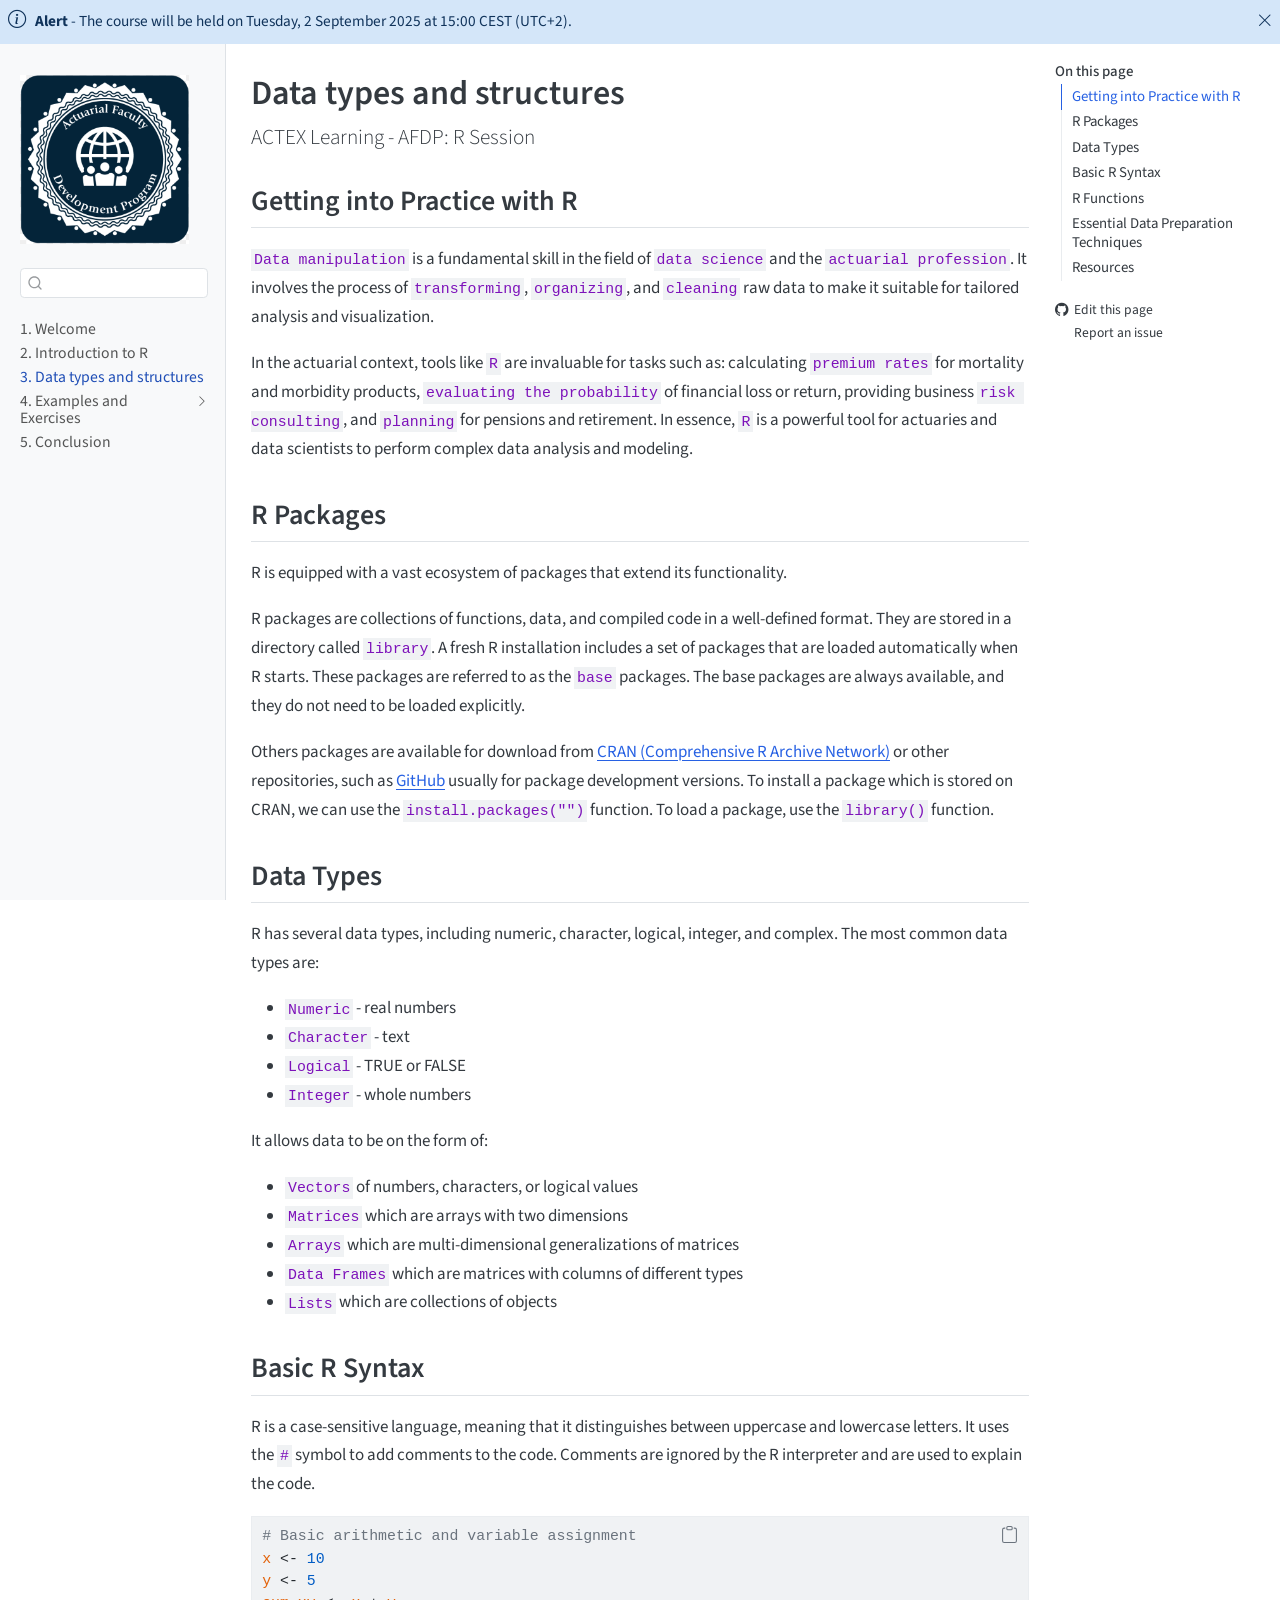
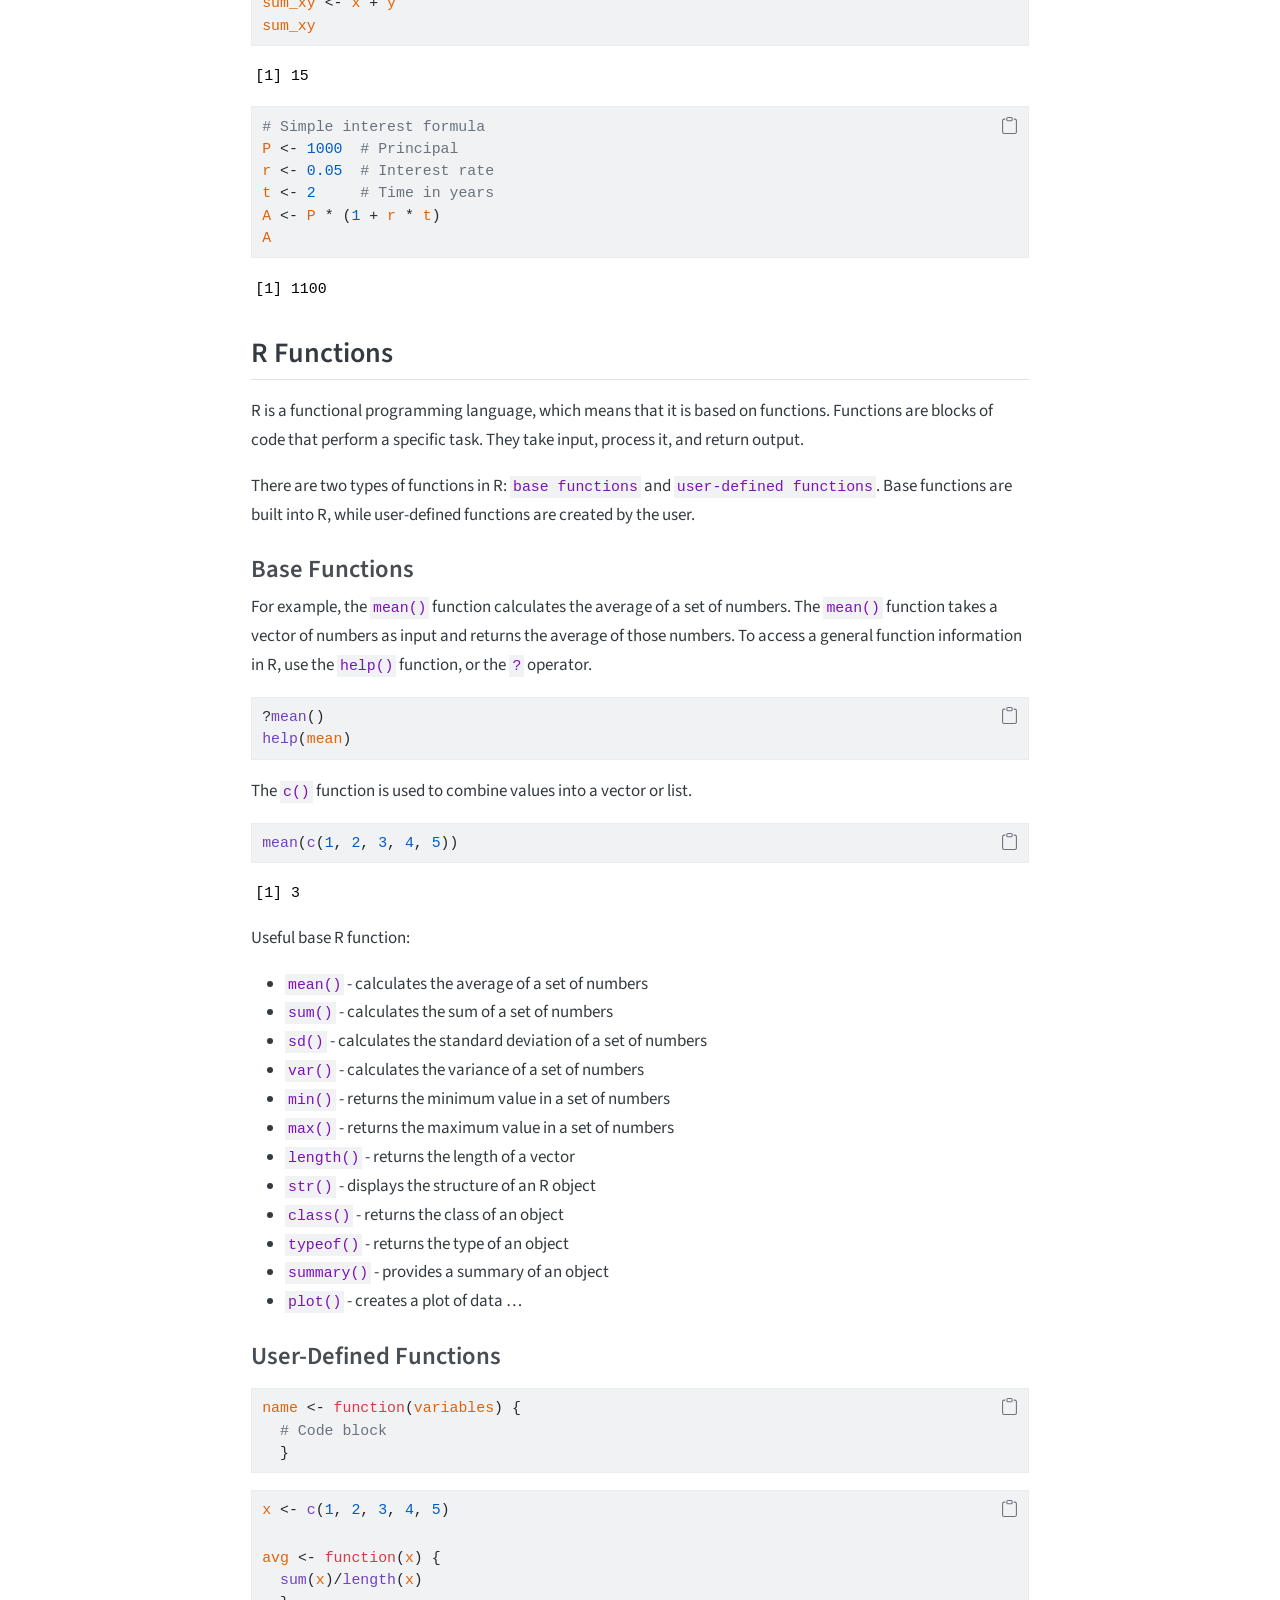
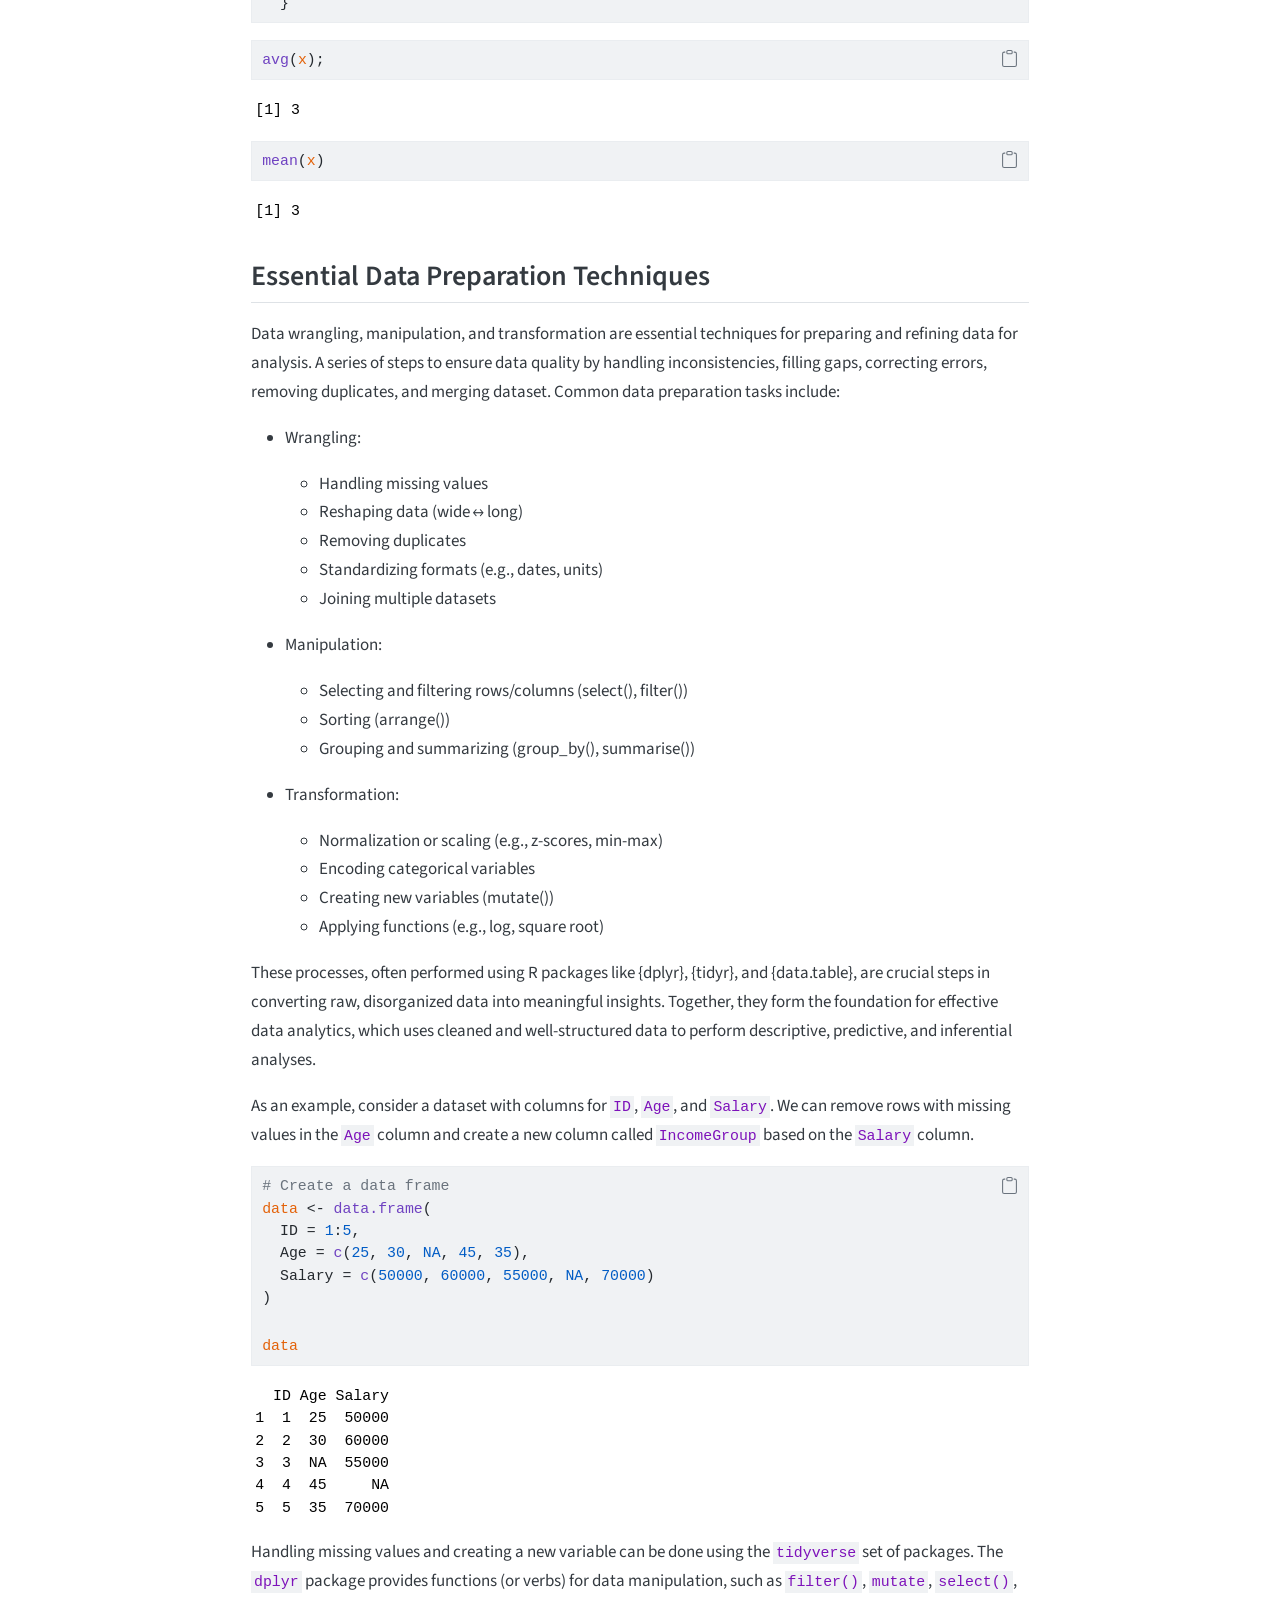
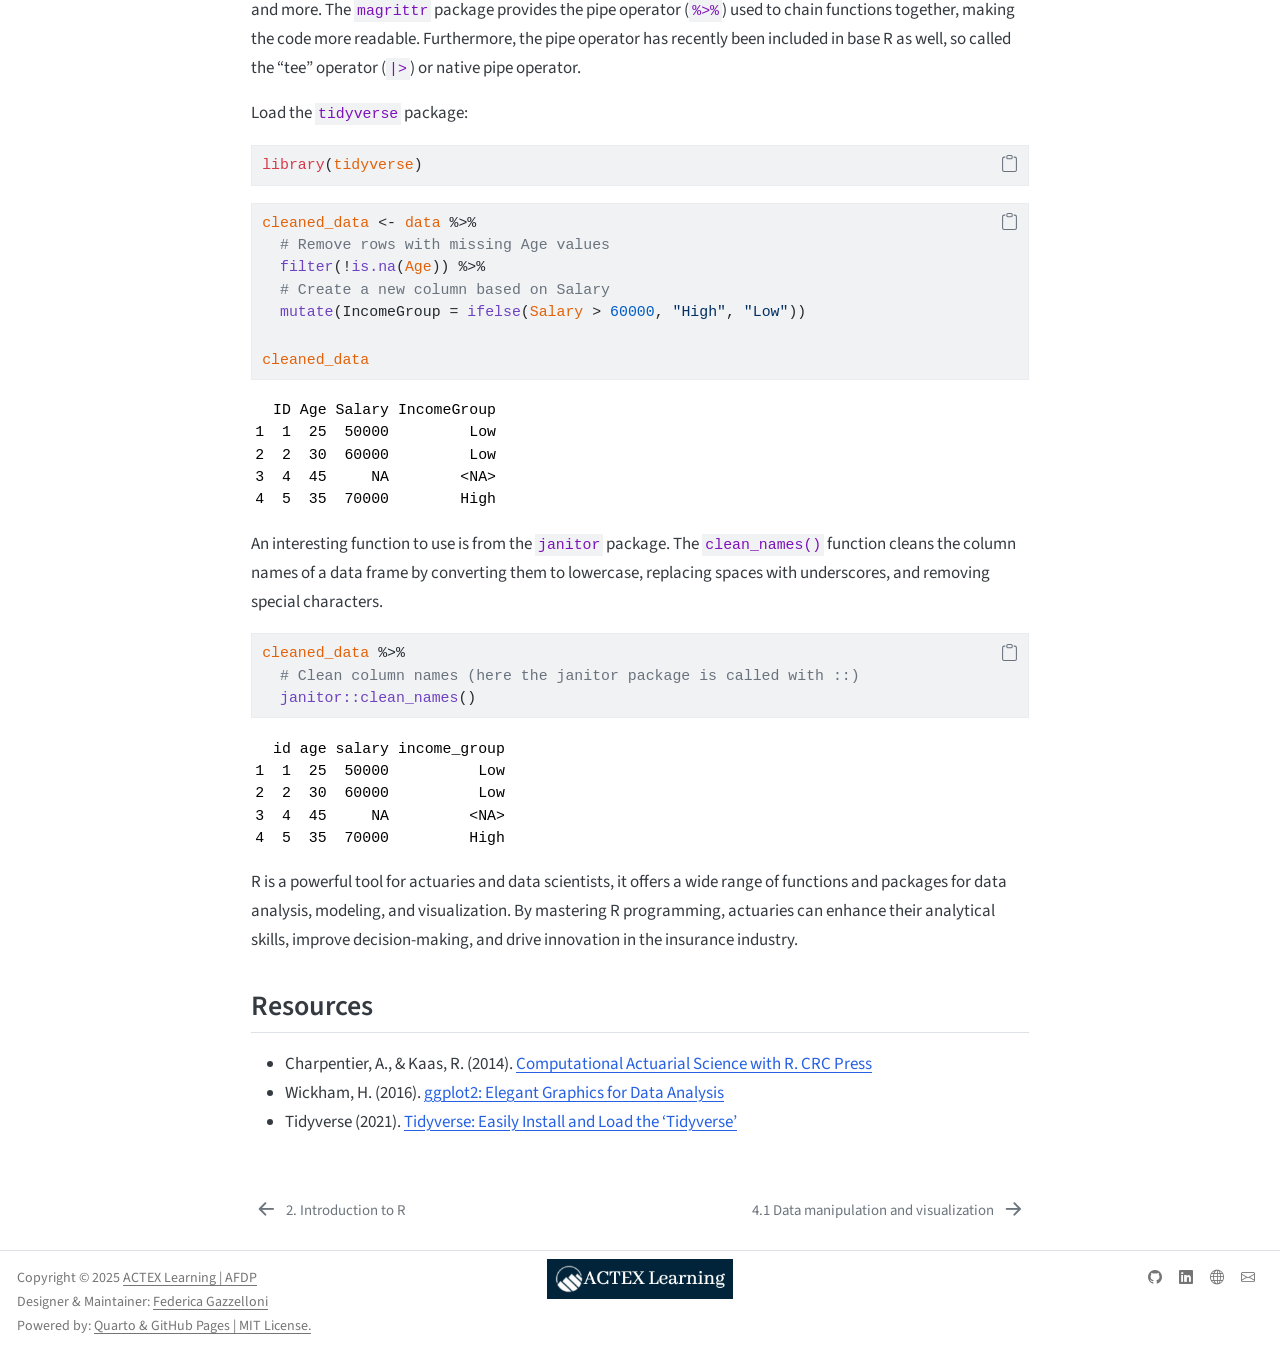
<file: 02_data_types_and_structures.html>
<!DOCTYPE html>
<html xmlns="http://www.w3.org/1999/xhtml" lang="en" xml:lang="en"><head>
<meta http-equiv="Content-Type" content="text/html; charset=UTF-8">
<meta charset="utf-8">
<meta name="generator" content="quarto-1.8.25">
<meta name="viewport" content="width=device-width, initial-scale=1.0, user-scalable=yes">
<title>Data types and structures – Introduction to R and Basic Data Analysis for Actuarial Science</title>
<style>
code{white-space: pre-wrap;}
span.smallcaps{font-variant: small-caps;}
div.columns{display: flex; gap: min(4vw, 1.5em);}
div.column{flex: auto; overflow-x: auto;}
div.hanging-indent{margin-left: 1.5em; text-indent: -1.5em;}
ul.task-list{list-style: none;}
ul.task-list li input[type="checkbox"] {
  width: 0.8em;
  margin: 0 0.8em 0.2em -1em; /* quarto-specific, see https://github.com/quarto-dev/quarto-cli/issues/4556 */ 
  vertical-align: middle;
}
/* CSS for syntax highlighting */
html { -webkit-text-size-adjust: 100%; }
pre > code.sourceCode { white-space: pre; position: relative; }
pre > code.sourceCode > span { display: inline-block; line-height: 1.25; }
pre > code.sourceCode > span:empty { height: 1.2em; }
.sourceCode { overflow: visible; }
code.sourceCode > span { color: inherit; text-decoration: inherit; }
div.sourceCode { margin: 1em 0; }
pre.sourceCode { margin: 0; }
@media screen {
div.sourceCode { overflow: auto; }
}
@media print {
pre > code.sourceCode { white-space: pre-wrap; }
pre > code.sourceCode > span { text-indent: -5em; padding-left: 5em; }
}
pre.numberSource code
  { counter-reset: source-line 0; }
pre.numberSource code > span
  { position: relative; left: -4em; counter-increment: source-line; }
pre.numberSource code > span > a:first-child::before
  { content: counter(source-line);
    position: relative; left: -1em; text-align: right; vertical-align: baseline;
    border: none; display: inline-block;
    -webkit-touch-callout: none; -webkit-user-select: none;
    -khtml-user-select: none; -moz-user-select: none;
    -ms-user-select: none; user-select: none;
    padding: 0 4px; width: 4em;
  }
pre.numberSource { margin-left: 3em;  padding-left: 4px; }
div.sourceCode
  {   }
@media screen {
pre > code.sourceCode > span > a:first-child::before { text-decoration: underline; }
}
</style>

<script src="site_libs/quarto-nav/quarto-nav.js"></script>
<script src="site_libs/quarto-nav/headroom.min.js"></script>
<script src="site_libs/clipboard/clipboard.min.js"></script>
<script src="site_libs/quarto-search/autocomplete.umd.js"></script>
<script src="site_libs/quarto-search/fuse.min.js"></script>
<script src="site_libs/quarto-search/quarto-search.js"></script>
<meta name="quarto:offset" content="./">
<link href="./03_data_manipulation_and_visualization.html" rel="next">
<link href="./01_introduction_to_r.html" rel="prev">
<link href="./images/actex_logo.png" rel="icon" type="image/png">
<script src="site_libs/quarto-html/quarto.js" type="module"></script>
<script src="site_libs/quarto-html/tabsets/tabsets.js" type="module"></script>
<script src="site_libs/quarto-html/axe/axe-check.js" type="module"></script>
<script src="site_libs/quarto-html/popper.min.js"></script>
<script src="site_libs/quarto-html/tippy.umd.min.js"></script>
<script src="site_libs/quarto-html/anchor.min.js"></script>
<link href="site_libs/quarto-html/tippy.css" rel="stylesheet">
<link href="site_libs/quarto-html/quarto-syntax-highlighting-065a5179aebd64318d7ea99d77b64a9e.css" rel="stylesheet" id="quarto-text-highlighting-styles">
<script src="site_libs/bootstrap/bootstrap.min.js"></script>
<link href="site_libs/bootstrap/bootstrap-icons.css" rel="stylesheet">
<link href="site_libs/bootstrap/bootstrap-3891b8e521420aa2320f7b813a295b9b.min.css" rel="stylesheet" append-hash="true" id="quarto-bootstrap" data-mode="light"><script id="quarto-search-options" type="application/json">{
  "location": "sidebar",
  "copy-button": false,
  "collapse-after": 3,
  "panel-placement": "start",
  "type": "textbox",
  "limit": 50,
  "keyboard-shortcut": [
    "f",
    "/",
    "s"
  ],
  "show-item-context": false,
  "language": {
    "search-no-results-text": "No results",
    "search-matching-documents-text": "matching documents",
    "search-copy-link-title": "Copy link to search",
    "search-hide-matches-text": "Hide additional matches",
    "search-more-match-text": "more match in this document",
    "search-more-matches-text": "more matches in this document",
    "search-clear-button-title": "Clear",
    "search-text-placeholder": "",
    "search-detached-cancel-button-title": "Cancel",
    "search-submit-button-title": "Submit",
    "search-label": "Search"
  }
}</script><style>html{ scroll-behavior: smooth; }</style>
<meta property="og:title" content="Data types and structures – Introduction to R and Basic Data Analysis for Actuarial Science">
<meta property="og:description" content="ACTEX Learning - AFDP: R Session">
<meta property="og:site_name" content="Introduction to R and Basic Data Analysis for Actuarial Science">
</head>
<body class="nav-sidebar docked quarto-light">

<div id="quarto-search-results"></div>
  <header id="quarto-header" class="headroom fixed-top"><nav class="quarto-secondary-nav"><div class="container-fluid d-flex">
      <button type="button" class="quarto-btn-toggle btn" data-bs-toggle="collapse" role="button" data-bs-target=".quarto-sidebar-collapse-item" aria-controls="quarto-sidebar" aria-expanded="false" aria-label="Toggle sidebar navigation" onclick="if (window.quartoToggleHeadroom) { window.quartoToggleHeadroom(); }">
        <i class="bi bi-layout-text-sidebar-reverse"></i>
      </button>
        <nav class="quarto-page-breadcrumbs" aria-label="breadcrumb"><ol class="breadcrumb"><li class="breadcrumb-item"><a href="./02_data_types_and_structures.html">3. Data types and structures</a></li></ol></nav>
        <a class="flex-grow-1" role="navigation" data-bs-toggle="collapse" data-bs-target=".quarto-sidebar-collapse-item" aria-controls="quarto-sidebar" aria-expanded="false" aria-label="Toggle sidebar navigation" onclick="if (window.quartoToggleHeadroom) { window.quartoToggleHeadroom(); }">      
        </a>
      <button type="button" class="btn quarto-search-button" aria-label="Search" onclick="window.quartoOpenSearch();">
        <i class="bi bi-search"></i>
      </button>
    </div>
  </nav><div id="quarto-announcement" data-announcement-id="b30fd8e6c0b58b58814d2edcb184038b" class="alert alert-primary hidden">
<i class="bi bi-info-circle quarto-announcement-icon"></i><div class="quarto-announcement-content">
<p><strong>Alert</strong> - The course will be held on Tuesday, 2 September 2025 at 15:00 CEST (UTC+2).</p>
</div>
<i class="bi bi-x-lg quarto-announcement-action"></i>
</div>
</header><!-- content --><div id="quarto-content" class="quarto-container page-columns page-rows-contents page-layout-article">
<!-- sidebar -->
  <nav id="quarto-sidebar" class="sidebar collapse collapse-horizontal quarto-sidebar-collapse-item sidebar-navigation docked overflow-auto"><div class="pt-lg-2 mt-2 text-left sidebar-header">
      <a href="./index.html" class="sidebar-logo-link">
      <img src="./images/actex_logo.png" alt="" class="sidebar-logo light-content py-0 d-lg-inline d-none"><img src="./images/actex_logo.png" alt="" class="sidebar-logo dark-content py-0 d-lg-inline d-none"></a>
      </div>
        <div class="mt-2 flex-shrink-0 align-items-center">
        <div class="sidebar-search">
        <div id="quarto-search" class="" title="Search"></div>
        </div>
        </div>
    <div class="sidebar-menu-container"> 
    <ul class="list-unstyled mt-1">
<li class="sidebar-item">
  <div class="sidebar-item-container"> 
  <a href="./index.html" class="sidebar-item-text sidebar-link">
 <span class="menu-text">1. Welcome</span></a>
  </div>
</li>
        <li class="sidebar-item">
  <div class="sidebar-item-container"> 
  <a href="./01_introduction_to_r.html" class="sidebar-item-text sidebar-link">
 <span class="menu-text">2. Introduction to R</span></a>
  </div>
</li>
        <li class="sidebar-item">
  <div class="sidebar-item-container"> 
  <a href="./02_data_types_and_structures.html" class="sidebar-item-text sidebar-link active">
 <span class="menu-text">3. Data types and structures</span></a>
  </div>
</li>
        <li class="sidebar-item sidebar-item-section">
      <div class="sidebar-item-container"> 
            <a class="sidebar-item-text sidebar-link text-start collapsed" data-bs-toggle="collapse" data-bs-target="#quarto-sidebar-section-1" role="navigation" aria-expanded="false">
 <span class="menu-text">4. Examples and Exercises</span></a>
          <a class="sidebar-item-toggle text-start collapsed" data-bs-toggle="collapse" data-bs-target="#quarto-sidebar-section-1" role="navigation" aria-expanded="false" aria-label="Toggle section">
            <i class="bi bi-chevron-right ms-2"></i>
          </a> 
      </div>
      <ul id="quarto-sidebar-section-1" class="collapse list-unstyled sidebar-section depth1 ">
<li class="sidebar-item">
  <div class="sidebar-item-container"> 
  <a href="./03_data_manipulation_and_visualization.html" class="sidebar-item-text sidebar-link">
 <span class="menu-text">4.1 Data manipulation and visualization</span></a>
  </div>
</li>
          <li class="sidebar-item">
  <div class="sidebar-item-container"> 
  <a href="./04_predictive_modeling.html" class="sidebar-item-text sidebar-link">
 <span class="menu-text">4.2 Predictive modeling</span></a>
  </div>
</li>
          <li class="sidebar-item">
  <div class="sidebar-item-container"> 
  <a href="./05_clustering.html" class="sidebar-item-text sidebar-link">
 <span class="menu-text">4.3 Clustering</span></a>
  </div>
</li>
      </ul>
</li>
        <li class="sidebar-item">
  <div class="sidebar-item-container"> 
  <a href="./06_conclusion.html" class="sidebar-item-text sidebar-link">
 <span class="menu-text">5. Conclusion</span></a>
  </div>
</li>
    </ul>
</div>
</nav><div id="quarto-sidebar-glass" class="quarto-sidebar-collapse-item" data-bs-toggle="collapse" data-bs-target=".quarto-sidebar-collapse-item"></div>
<!-- margin-sidebar -->
    <div id="quarto-margin-sidebar" class="sidebar margin-sidebar">
        <nav id="TOC" role="doc-toc" class="toc-active"><h2 id="toc-title">On this page</h2>
   
  <ul>
<li><a href="#getting-into-practice-with-r" id="toc-getting-into-practice-with-r" class="nav-link active" data-scroll-target="#getting-into-practice-with-r">Getting into Practice with R</a></li>
  <li><a href="#r-packages" id="toc-r-packages" class="nav-link" data-scroll-target="#r-packages">R Packages</a></li>
  <li><a href="#data-types" id="toc-data-types" class="nav-link" data-scroll-target="#data-types">Data Types</a></li>
  <li><a href="#basic-r-syntax" id="toc-basic-r-syntax" class="nav-link" data-scroll-target="#basic-r-syntax">Basic R Syntax</a></li>
  <li>
<a href="#r-functions" id="toc-r-functions" class="nav-link" data-scroll-target="#r-functions">R Functions</a>
  <ul class="collapse">
<li><a href="#base-functions" id="toc-base-functions" class="nav-link" data-scroll-target="#base-functions">Base Functions</a></li>
  <li><a href="#user-defined-functions" id="toc-user-defined-functions" class="nav-link" data-scroll-target="#user-defined-functions">User-Defined Functions</a></li>
  </ul>
</li>
  <li><a href="#essential-data-preparation-techniques" id="toc-essential-data-preparation-techniques" class="nav-link" data-scroll-target="#essential-data-preparation-techniques">Essential Data Preparation Techniques</a></li>
  <li><a href="#resources" id="toc-resources" class="nav-link" data-scroll-target="#resources">Resources</a></li>
  </ul><div class="toc-actions"><ul><li><a href="https://github.com/Fgazzelloni/ACTEX_2025/edit/main/02_data_types_and_structures.qmd" class="toc-action"><i class="bi bi-github"></i>Edit this page</a></li><li><a href="https://github.com/Fgazzelloni/ACTEX_2025/issues/new" class="toc-action"><i class="bi empty"></i>Report an issue</a></li></ul></div></nav>
    </div>
<!-- main -->
<main class="content" id="quarto-document-content"><header id="title-block-header" class="quarto-title-block default"><div class="quarto-title">
<h1 class="title">Data types and structures</h1>
<p class="subtitle lead">ACTEX Learning - AFDP: R Session</p>
</div>



<div class="quarto-title-meta">

    
  
    
  </div>
  


</header><section id="getting-into-practice-with-r" class="level2"><h2 class="anchored" data-anchor-id="getting-into-practice-with-r">Getting into Practice with R</h2>
<p><code>Data manipulation</code> is a fundamental skill in the field of <code>data science</code> and the <code>actuarial profession</code>. It involves the process of <code>transforming</code>, <code>organizing</code>, and <code>cleaning</code> raw data to make it suitable for tailored analysis and visualization.</p>
<p>In the actuarial context, tools like <code>R</code> are invaluable for tasks such as: calculating <code>premium rates</code> for mortality and morbidity products, <code>evaluating the probability</code> of financial loss or return, providing business <code>risk consulting</code>, and <code>planning</code> for pensions and retirement. In essence, <code>R</code> is a powerful tool for actuaries and data scientists to perform complex data analysis and modeling.</p>
</section><section id="r-packages" class="level2"><h2 class="anchored" data-anchor-id="r-packages">R Packages</h2>
<p>R is equipped with a vast ecosystem of packages that extend its functionality.</p>
<p>R packages are collections of functions, data, and compiled code in a well-defined format. They are stored in a directory called <code>library</code>. A fresh R installation includes a set of packages that are loaded automatically when R starts. These packages are referred to as the <code>base</code> packages. The base packages are always available, and they do not need to be loaded explicitly.</p>
<p>Others packages are available for download from <a href="https://cran.r-project.org/web/packages/available_packages_by_name.html">CRAN (Comprehensive R Archive Network)</a> or other repositories, such as <a href="https://github.com/">GitHub</a> usually for package development versions. To install a package which is stored on CRAN, we can use the <code>install.packages("")</code> function. To load a package, use the <code><a href="https://rdrr.io/r/base/library.html">library()</a></code> function.</p>
</section><section id="data-types" class="level2"><h2 class="anchored" data-anchor-id="data-types">Data Types</h2>
<p>R has several data types, including numeric, character, logical, integer, and complex. The most common data types are:</p>
<ul>
<li>
<code>Numeric</code> - real numbers</li>
<li>
<code>Character</code> - text</li>
<li>
<code>Logical</code> - TRUE or FALSE</li>
<li>
<code>Integer</code> - whole numbers</li>
</ul>
<p>It allows data to be on the form of:</p>
<ul>
<li>
<code>Vectors</code> of numbers, characters, or logical values</li>
<li>
<code>Matrices</code> which are arrays with two dimensions</li>
<li>
<code>Arrays</code> which are multi-dimensional generalizations of matrices</li>
<li>
<code>Data Frames</code> which are matrices with columns of different types</li>
<li>
<code>Lists</code> which are collections of objects</li>
</ul></section><section id="basic-r-syntax" class="level2"><h2 class="anchored" data-anchor-id="basic-r-syntax">Basic R Syntax</h2>
<p>R is a case-sensitive language, meaning that it distinguishes between uppercase and lowercase letters. It uses the <code>#</code> symbol to add comments to the code. Comments are ignored by the R interpreter and are used to explain the code.</p>
<div class="cell">
<div class="code-copy-outer-scaffold"><div class="sourceCode" id="cb1"><pre class="downlit sourceCode r code-with-copy"><code class="sourceCode R"><span><span class="co"># Basic arithmetic and variable assignment</span></span>
<span><span class="va">x</span> <span class="op">&lt;-</span> <span class="fl">10</span></span>
<span><span class="va">y</span> <span class="op">&lt;-</span> <span class="fl">5</span></span>
<span><span class="va">sum_xy</span> <span class="op">&lt;-</span> <span class="va">x</span> <span class="op">+</span> <span class="va">y</span></span>
<span><span class="va">sum_xy</span></span></code></pre></div><button title="Copy to Clipboard" class="code-copy-button"><i class="bi"></i></button></div>
<div class="cell-output cell-output-stdout">
<pre><code>[1] 15</code></pre>
</div>
</div>
<div class="cell">
<div class="code-copy-outer-scaffold"><div class="sourceCode" id="cb3"><pre class="downlit sourceCode r code-with-copy"><code class="sourceCode R"><span><span class="co"># Simple interest formula</span></span>
<span><span class="va">P</span> <span class="op">&lt;-</span> <span class="fl">1000</span>  <span class="co"># Principal</span></span>
<span><span class="va">r</span> <span class="op">&lt;-</span> <span class="fl">0.05</span>  <span class="co"># Interest rate</span></span>
<span><span class="va">t</span> <span class="op">&lt;-</span> <span class="fl">2</span>     <span class="co"># Time in years</span></span>
<span><span class="va">A</span> <span class="op">&lt;-</span> <span class="va">P</span> <span class="op">*</span> <span class="op">(</span><span class="fl">1</span> <span class="op">+</span> <span class="va">r</span> <span class="op">*</span> <span class="va">t</span><span class="op">)</span></span>
<span><span class="va">A</span></span></code></pre></div><button title="Copy to Clipboard" class="code-copy-button"><i class="bi"></i></button></div>
<div class="cell-output cell-output-stdout">
<pre><code>[1] 1100</code></pre>
</div>
</div>
</section><section id="r-functions" class="level2"><h2 class="anchored" data-anchor-id="r-functions">R Functions</h2>
<p>R is a functional programming language, which means that it is based on functions. Functions are blocks of code that perform a specific task. They take input, process it, and return output.</p>
<p>There are two types of functions in R: <code>base functions</code> and <code>user-defined functions</code>. Base functions are built into R, while user-defined functions are created by the user.</p>
<section id="base-functions" class="level3"><h3 class="anchored" data-anchor-id="base-functions">Base Functions</h3>
<p>For example, the <code><a href="https://rdrr.io/r/base/mean.html">mean()</a></code> function calculates the average of a set of numbers. The <code><a href="https://rdrr.io/r/base/mean.html">mean()</a></code> function takes a vector of numbers as input and returns the average of those numbers. To access a general function information in R, use the <code><a href="https://rdrr.io/r/utils/help.html">help()</a></code> function, or the <code>?</code> operator.</p>
<div class="cell">
<div class="code-copy-outer-scaffold"><div class="sourceCode" id="cb5"><pre class="downlit sourceCode r code-with-copy"><code class="sourceCode R"><span><span class="op">?</span><span class="fu"><a href="https://rdrr.io/r/base/mean.html">mean</a></span><span class="op">(</span><span class="op">)</span></span>
<span><span class="fu"><a href="https://rdrr.io/r/utils/help.html">help</a></span><span class="op">(</span><span class="va">mean</span><span class="op">)</span></span></code></pre></div><button title="Copy to Clipboard" class="code-copy-button"><i class="bi"></i></button></div>
</div>
<p>The <code><a href="https://rdrr.io/r/base/c.html">c()</a></code> function is used to combine values into a vector or list.</p>
<div class="cell">
<div class="code-copy-outer-scaffold"><div class="sourceCode" id="cb6"><pre class="downlit sourceCode r code-with-copy"><code class="sourceCode R"><span><span class="fu"><a href="https://rdrr.io/r/base/mean.html">mean</a></span><span class="op">(</span><span class="fu"><a href="https://rdrr.io/r/base/c.html">c</a></span><span class="op">(</span><span class="fl">1</span>, <span class="fl">2</span>, <span class="fl">3</span>, <span class="fl">4</span>, <span class="fl">5</span><span class="op">)</span><span class="op">)</span></span></code></pre></div><button title="Copy to Clipboard" class="code-copy-button"><i class="bi"></i></button></div>
<div class="cell-output cell-output-stdout">
<pre><code>[1] 3</code></pre>
</div>
</div>
<p>Useful base R function:</p>
<ul>
<li>
<code><a href="https://rdrr.io/r/base/mean.html">mean()</a></code> - calculates the average of a set of numbers</li>
<li>
<code><a href="https://rdrr.io/r/base/sum.html">sum()</a></code> - calculates the sum of a set of numbers</li>
<li>
<code><a href="https://rdrr.io/r/stats/sd.html">sd()</a></code> - calculates the standard deviation of a set of numbers</li>
<li>
<code><a href="https://rdrr.io/r/stats/cor.html">var()</a></code> - calculates the variance of a set of numbers</li>
<li>
<code><a href="https://rdrr.io/r/base/Extremes.html">min()</a></code> - returns the minimum value in a set of numbers</li>
<li>
<code><a href="https://rdrr.io/r/base/Extremes.html">max()</a></code> - returns the maximum value in a set of numbers</li>
<li>
<code><a href="https://rdrr.io/r/base/length.html">length()</a></code> - returns the length of a vector</li>
<li>
<code><a href="https://rdrr.io/r/utils/str.html">str()</a></code> - displays the structure of an R object</li>
<li>
<code><a href="https://rdrr.io/r/base/class.html">class()</a></code> - returns the class of an object</li>
<li>
<code><a href="https://rdrr.io/r/base/typeof.html">typeof()</a></code> - returns the type of an object</li>
<li>
<code><a href="https://rdrr.io/r/base/summary.html">summary()</a></code> - provides a summary of an object</li>
<li>
<code><a href="https://rdrr.io/r/graphics/plot.default.html">plot()</a></code> - creates a plot of data …</li>
</ul></section><section id="user-defined-functions" class="level3"><h3 class="anchored" data-anchor-id="user-defined-functions">User-Defined Functions</h3>
<div class="cell">
<div class="code-copy-outer-scaffold"><div class="sourceCode" id="cb8"><pre class="downlit sourceCode r code-with-copy"><code class="sourceCode R"><span><span class="va">name</span> <span class="op">&lt;-</span> <span class="kw">function</span><span class="op">(</span><span class="va">variables</span><span class="op">)</span> <span class="op">{</span></span>
<span>  <span class="co"># Code block</span></span>
<span>  <span class="op">}</span></span></code></pre></div><button title="Copy to Clipboard" class="code-copy-button"><i class="bi"></i></button></div>
</div>
<div class="cell">
<div class="code-copy-outer-scaffold"><div class="sourceCode" id="cb9"><pre class="downlit sourceCode r code-with-copy"><code class="sourceCode R"><span><span class="va">x</span> <span class="op">&lt;-</span> <span class="fu"><a href="https://rdrr.io/r/base/c.html">c</a></span><span class="op">(</span><span class="fl">1</span>, <span class="fl">2</span>, <span class="fl">3</span>, <span class="fl">4</span>, <span class="fl">5</span><span class="op">)</span></span>
<span></span>
<span><span class="va">avg</span> <span class="op">&lt;-</span> <span class="kw">function</span><span class="op">(</span><span class="va">x</span><span class="op">)</span> <span class="op">{</span></span>
<span>  <span class="fu"><a href="https://rdrr.io/r/base/sum.html">sum</a></span><span class="op">(</span><span class="va">x</span><span class="op">)</span><span class="op">/</span><span class="fu"><a href="https://rdrr.io/r/base/length.html">length</a></span><span class="op">(</span><span class="va">x</span><span class="op">)</span></span>
<span>  <span class="op">}</span></span></code></pre></div><button title="Copy to Clipboard" class="code-copy-button"><i class="bi"></i></button></div>
</div>
<div class="cell">
<div class="code-copy-outer-scaffold"><div class="sourceCode" id="cb10"><pre class="downlit sourceCode r code-with-copy"><code class="sourceCode R"><span><span class="fu">avg</span><span class="op">(</span><span class="va">x</span><span class="op">)</span>;</span></code></pre></div><button title="Copy to Clipboard" class="code-copy-button"><i class="bi"></i></button></div>
<div class="cell-output cell-output-stdout">
<pre><code>[1] 3</code></pre>
</div>
<div class="code-copy-outer-scaffold"><div class="sourceCode" id="cb12"><pre class="downlit sourceCode r code-with-copy"><code class="sourceCode R"><span><span class="fu"><a href="https://rdrr.io/r/base/mean.html">mean</a></span><span class="op">(</span><span class="va">x</span><span class="op">)</span></span></code></pre></div><button title="Copy to Clipboard" class="code-copy-button"><i class="bi"></i></button></div>
<div class="cell-output cell-output-stdout">
<pre><code>[1] 3</code></pre>
</div>
</div>
</section></section><section id="essential-data-preparation-techniques" class="level2"><h2 class="anchored" data-anchor-id="essential-data-preparation-techniques">Essential Data Preparation Techniques</h2>
<p>Data wrangling, manipulation, and transformation are essential techniques for preparing and refining data for analysis. A series of steps to ensure data quality by handling inconsistencies, filling gaps, correcting errors, removing duplicates, and merging dataset. Common data preparation tasks include:</p>
<ul>
<li>
<p>Wrangling:</p>
<ul>
<li>Handling missing values</li>
<li>Reshaping data (wide ↔︎ long)</li>
<li>Removing duplicates</li>
<li>Standardizing formats (e.g., dates, units)</li>
<li>Joining multiple datasets</li>
</ul>
</li>
<li>
<p>Manipulation:</p>
<ul>
<li>Selecting and filtering rows/columns (select(), filter())</li>
<li>Sorting (arrange())</li>
<li>Grouping and summarizing (group_by(), summarise())</li>
</ul>
</li>
<li>
<p>Transformation:</p>
<ul>
<li>Normalization or scaling (e.g., z-scores, min-max)</li>
<li>Encoding categorical variables</li>
<li>Creating new variables (mutate())</li>
<li>Applying functions (e.g., log, square root)</li>
</ul>
</li>
</ul>
<p>These processes, often performed using R packages like {dplyr}, {tidyr}, and {data.table}, are crucial steps in converting raw, disorganized data into meaningful insights. Together, they form the foundation for effective data analytics, which uses cleaned and well-structured data to perform descriptive, predictive, and inferential analyses.</p>
<p>As an example, consider a dataset with columns for <code>ID</code>, <code>Age</code>, and <code>Salary</code>. We can remove rows with missing values in the <code>Age</code> column and create a new column called <code>IncomeGroup</code> based on the <code>Salary</code> column.</p>
<div class="cell">
<div class="code-copy-outer-scaffold"><div class="sourceCode" id="cb14"><pre class="downlit sourceCode r code-with-copy"><code class="sourceCode R"><span><span class="co"># Create a data frame</span></span>
<span><span class="va">data</span> <span class="op">&lt;-</span> <span class="fu"><a href="https://rdrr.io/r/base/data.frame.html">data.frame</a></span><span class="op">(</span></span>
<span>  ID <span class="op">=</span> <span class="fl">1</span><span class="op">:</span><span class="fl">5</span>,</span>
<span>  Age <span class="op">=</span> <span class="fu"><a href="https://rdrr.io/r/base/c.html">c</a></span><span class="op">(</span><span class="fl">25</span>, <span class="fl">30</span>, <span class="cn">NA</span>, <span class="fl">45</span>, <span class="fl">35</span><span class="op">)</span>,</span>
<span>  Salary <span class="op">=</span> <span class="fu"><a href="https://rdrr.io/r/base/c.html">c</a></span><span class="op">(</span><span class="fl">50000</span>, <span class="fl">60000</span>, <span class="fl">55000</span>, <span class="cn">NA</span>, <span class="fl">70000</span><span class="op">)</span></span>
<span><span class="op">)</span></span>
<span></span>
<span><span class="va">data</span></span></code></pre></div><button title="Copy to Clipboard" class="code-copy-button"><i class="bi"></i></button></div>
<div class="cell-output cell-output-stdout">
<pre><code>  ID Age Salary
1  1  25  50000
2  2  30  60000
3  3  NA  55000
4  4  45     NA
5  5  35  70000</code></pre>
</div>
</div>
<p>Handling missing values and creating a new variable can be done using the <code>tidyverse</code> set of packages. The <code>dplyr</code> package provides functions (or verbs) for data manipulation, such as <code><a href="https://dplyr.tidyverse.org/reference/filter.html">filter()</a></code>, <code>mutate</code>, <code><a href="https://dplyr.tidyverse.org/reference/select.html">select()</a></code>, and more. The <code>magrittr</code> package provides the pipe operator (<code>%&gt;%</code>) used to chain functions together, making the code more readable. Furthermore, the pipe operator has recently been included in base R as well, so called the “tee” operator (<code>|&gt;</code>) or native pipe operator.</p>
<p>Load the <code>tidyverse</code> package:</p>
<div class="cell">
<div class="code-copy-outer-scaffold"><div class="sourceCode" id="cb16"><pre class="downlit sourceCode r code-with-copy"><code class="sourceCode R"><span><span class="kw"><a href="https://rdrr.io/r/base/library.html">library</a></span><span class="op">(</span><span class="va"><a href="https://tidyverse.tidyverse.org">tidyverse</a></span><span class="op">)</span></span></code></pre></div><button title="Copy to Clipboard" class="code-copy-button"><i class="bi"></i></button></div>
</div>
<div class="cell">
<div class="code-copy-outer-scaffold"><div class="sourceCode" id="cb17"><pre class="downlit sourceCode r code-with-copy"><code class="sourceCode R"><span><span class="va">cleaned_data</span> <span class="op">&lt;-</span> <span class="va">data</span> <span class="op"><a href="https://magrittr.tidyverse.org/reference/pipe.html">%&gt;%</a></span></span>
<span>  <span class="co"># Remove rows with missing Age values</span></span>
<span>  <span class="fu"><a href="https://dplyr.tidyverse.org/reference/filter.html">filter</a></span><span class="op">(</span><span class="op">!</span><span class="fu"><a href="https://rdrr.io/r/base/NA.html">is.na</a></span><span class="op">(</span><span class="va">Age</span><span class="op">)</span><span class="op">)</span> <span class="op"><a href="https://magrittr.tidyverse.org/reference/pipe.html">%&gt;%</a></span>   </span>
<span>  <span class="co"># Create a new column based on Salary</span></span>
<span>  <span class="fu"><a href="https://dplyr.tidyverse.org/reference/mutate.html">mutate</a></span><span class="op">(</span>IncomeGroup <span class="op">=</span> <span class="fu"><a href="https://rdrr.io/r/base/ifelse.html">ifelse</a></span><span class="op">(</span><span class="va">Salary</span> <span class="op">&gt;</span> <span class="fl">60000</span>, <span class="st">"High"</span>, <span class="st">"Low"</span><span class="op">)</span><span class="op">)</span> </span>
<span></span>
<span><span class="va">cleaned_data</span></span></code></pre></div><button title="Copy to Clipboard" class="code-copy-button"><i class="bi"></i></button></div>
<div class="cell-output cell-output-stdout">
<pre><code>  ID Age Salary IncomeGroup
1  1  25  50000         Low
2  2  30  60000         Low
3  4  45     NA        &lt;NA&gt;
4  5  35  70000        High</code></pre>
</div>
</div>
<p>An interesting function to use is from the <code>janitor</code> package. The <code>clean_names()</code> function cleans the column names of a data frame by converting them to lowercase, replacing spaces with underscores, and removing special characters.</p>
<div class="cell">
<div class="code-copy-outer-scaffold"><div class="sourceCode" id="cb19"><pre class="downlit sourceCode r code-with-copy"><code class="sourceCode R"><span><span class="va">cleaned_data</span> <span class="op"><a href="https://magrittr.tidyverse.org/reference/pipe.html">%&gt;%</a></span></span>
<span>  <span class="co"># Clean column names (here the janitor package is called with ::)</span></span>
<span>  <span class="fu">janitor</span><span class="fu">::</span><span class="fu"><a href="https://sfirke.github.io/janitor/reference/clean_names.html">clean_names</a></span><span class="op">(</span><span class="op">)</span> </span></code></pre></div><button title="Copy to Clipboard" class="code-copy-button"><i class="bi"></i></button></div>
<div class="cell-output cell-output-stdout">
<pre><code>  id age salary income_group
1  1  25  50000          Low
2  2  30  60000          Low
3  4  45     NA         &lt;NA&gt;
4  5  35  70000         High</code></pre>
</div>
</div>
<p>R is a powerful tool for actuaries and data scientists, it offers a wide range of functions and packages for data analysis, modeling, and visualization. By mastering R programming, actuaries can enhance their analytical skills, improve decision-making, and drive innovation in the insurance industry.</p>
</section><section id="resources" class="level2"><h2 class="anchored" data-anchor-id="resources">Resources</h2>
<ul>
<li>Charpentier, A., &amp; Kaas, R. (2014). <a href="https://www.amazon.it/Computational-Actuarial-Science-Arthur-Charpentier/dp/1466592591">Computational Actuarial Science with R. CRC Press</a>
</li>
<li>Wickham, H. (2016). <a href="https://ggplot2-book.org/">ggplot2: Elegant Graphics for Data Analysis</a>
</li>
<li>Tidyverse (2021). <a href="https://www.tidyverse.org/">Tidyverse: Easily Install and Load the ‘Tidyverse’</a>
</li>
</ul>


</section><a onclick="window.scrollTo(0, 0); return false;" role="button" id="quarto-back-to-top"><i class="bi bi-arrow-up"></i> Back to top</a></main><!-- /main --><script id="quarto-html-after-body" type="application/javascript">
  window.document.addEventListener("DOMContentLoaded", function (event) {
    const icon = "";
    const anchorJS = new window.AnchorJS();
    anchorJS.options = {
      placement: 'right',
      icon: icon
    };
    anchorJS.add('.anchored');
    const isCodeAnnotation = (el) => {
      for (const clz of el.classList) {
        if (clz.startsWith('code-annotation-')) {                     
          return true;
        }
      }
      return false;
    }
    const onCopySuccess = function(e) {
      // button target
      const button = e.trigger;
      // don't keep focus
      button.blur();
      // flash "checked"
      button.classList.add('code-copy-button-checked');
      var currentTitle = button.getAttribute("title");
      button.setAttribute("title", "Copied!");
      let tooltip;
      if (window.bootstrap) {
        button.setAttribute("data-bs-toggle", "tooltip");
        button.setAttribute("data-bs-placement", "left");
        button.setAttribute("data-bs-title", "Copied!");
        tooltip = new bootstrap.Tooltip(button, 
          { trigger: "manual", 
            customClass: "code-copy-button-tooltip",
            offset: [0, -8]});
        tooltip.show();    
      }
      setTimeout(function() {
        if (tooltip) {
          tooltip.hide();
          button.removeAttribute("data-bs-title");
          button.removeAttribute("data-bs-toggle");
          button.removeAttribute("data-bs-placement");
        }
        button.setAttribute("title", currentTitle);
        button.classList.remove('code-copy-button-checked');
      }, 1000);
      // clear code selection
      e.clearSelection();
    }
    const getTextToCopy = function(trigger) {
      const outerScaffold = trigger.parentElement.cloneNode(true);
      const codeEl = outerScaffold.querySelector('code');
      for (const childEl of codeEl.children) {
        if (isCodeAnnotation(childEl)) {
          childEl.remove();
        }
      }
      return codeEl.innerText;
    }
    const clipboard = new window.ClipboardJS('.code-copy-button:not([data-in-quarto-modal])', {
      text: getTextToCopy
    });
    clipboard.on('success', onCopySuccess);
    if (window.document.getElementById('quarto-embedded-source-code-modal')) {
      const clipboardModal = new window.ClipboardJS('.code-copy-button[data-in-quarto-modal]', {
        text: getTextToCopy,
        container: window.document.getElementById('quarto-embedded-source-code-modal')
      });
      clipboardModal.on('success', onCopySuccess);
    }
      var localhostRegex = new RegExp(/^(?:http|https):\/\/localhost\:?[0-9]*\//);
      var mailtoRegex = new RegExp(/^mailto:/);
        var filterRegex = new RegExp("https:\/\/bookdown\.org\/federicagazzelloni\/ACTEX_2025\/");
      var isInternal = (href) => {
          return filterRegex.test(href) || localhostRegex.test(href) || mailtoRegex.test(href);
      }
      // Inspect non-navigation links and adorn them if external
     var links = window.document.querySelectorAll('a[href]:not(.nav-link):not(.navbar-brand):not(.toc-action):not(.sidebar-link):not(.sidebar-item-toggle):not(.pagination-link):not(.no-external):not([aria-hidden]):not(.dropdown-item):not(.quarto-navigation-tool):not(.about-link)');
      for (var i=0; i<links.length; i++) {
        const link = links[i];
        if (!isInternal(link.href)) {
          // undo the damage that might have been done by quarto-nav.js in the case of
          // links that we want to consider external
          if (link.dataset.originalHref !== undefined) {
            link.href = link.dataset.originalHref;
          }
            // target, if specified
            link.setAttribute("target", "_blank");
            if (link.getAttribute("rel") === null) {
              link.setAttribute("rel", "noopener");
            }
        }
      }
    function tippyHover(el, contentFn, onTriggerFn, onUntriggerFn) {
      const config = {
        allowHTML: true,
        maxWidth: 500,
        delay: 100,
        arrow: false,
        appendTo: function(el) {
            return el.parentElement;
        },
        interactive: true,
        interactiveBorder: 10,
        theme: 'quarto',
        placement: 'bottom-start',
      };
      if (contentFn) {
        config.content = contentFn;
      }
      if (onTriggerFn) {
        config.onTrigger = onTriggerFn;
      }
      if (onUntriggerFn) {
        config.onUntrigger = onUntriggerFn;
      }
      window.tippy(el, config); 
    }
    const noterefs = window.document.querySelectorAll('a[role="doc-noteref"]');
    for (var i=0; i<noterefs.length; i++) {
      const ref = noterefs[i];
      tippyHover(ref, function() {
        // use id or data attribute instead here
        let href = ref.getAttribute('data-footnote-href') || ref.getAttribute('href');
        try { href = new URL(href).hash; } catch {}
        const id = href.replace(/^#\/?/, "");
        const note = window.document.getElementById(id);
        if (note) {
          return note.innerHTML;
        } else {
          return "";
        }
      });
    }
    const xrefs = window.document.querySelectorAll('a.quarto-xref');
    const processXRef = (id, note) => {
      // Strip column container classes
      const stripColumnClz = (el) => {
        el.classList.remove("page-full", "page-columns");
        if (el.children) {
          for (const child of el.children) {
            stripColumnClz(child);
          }
        }
      }
      stripColumnClz(note)
      if (id === null || id.startsWith('sec-')) {
        // Special case sections, only their first couple elements
        const container = document.createElement("div");
        if (note.children && note.children.length > 2) {
          container.appendChild(note.children[0].cloneNode(true));
          for (let i = 1; i < note.children.length; i++) {
            const child = note.children[i];
            if (child.tagName === "P" && child.innerText === "") {
              continue;
            } else {
              container.appendChild(child.cloneNode(true));
              break;
            }
          }
          if (window.Quarto?.typesetMath) {
            window.Quarto.typesetMath(container);
          }
          return container.innerHTML
        } else {
          if (window.Quarto?.typesetMath) {
            window.Quarto.typesetMath(note);
          }
          return note.innerHTML;
        }
      } else {
        // Remove any anchor links if they are present
        const anchorLink = note.querySelector('a.anchorjs-link');
        if (anchorLink) {
          anchorLink.remove();
        }
        if (window.Quarto?.typesetMath) {
          window.Quarto.typesetMath(note);
        }
        if (note.classList.contains("callout")) {
          return note.outerHTML;
        } else {
          return note.innerHTML;
        }
      }
    }
    for (var i=0; i<xrefs.length; i++) {
      const xref = xrefs[i];
      tippyHover(xref, undefined, function(instance) {
        instance.disable();
        let url = xref.getAttribute('href');
        let hash = undefined; 
        if (url.startsWith('#')) {
          hash = url;
        } else {
          try { hash = new URL(url).hash; } catch {}
        }
        if (hash) {
          const id = hash.replace(/^#\/?/, "");
          const note = window.document.getElementById(id);
          if (note !== null) {
            try {
              const html = processXRef(id, note.cloneNode(true));
              instance.setContent(html);
            } finally {
              instance.enable();
              instance.show();
            }
          } else {
            // See if we can fetch this
            fetch(url.split('#')[0])
            .then(res => res.text())
            .then(html => {
              const parser = new DOMParser();
              const htmlDoc = parser.parseFromString(html, "text/html");
              const note = htmlDoc.getElementById(id);
              if (note !== null) {
                const html = processXRef(id, note);
                instance.setContent(html);
              } 
            }).finally(() => {
              instance.enable();
              instance.show();
            });
          }
        } else {
          // See if we can fetch a full url (with no hash to target)
          // This is a special case and we should probably do some content thinning / targeting
          fetch(url)
          .then(res => res.text())
          .then(html => {
            const parser = new DOMParser();
            const htmlDoc = parser.parseFromString(html, "text/html");
            const note = htmlDoc.querySelector('main.content');
            if (note !== null) {
              // This should only happen for chapter cross references
              // (since there is no id in the URL)
              // remove the first header
              if (note.children.length > 0 && note.children[0].tagName === "HEADER") {
                note.children[0].remove();
              }
              const html = processXRef(null, note);
              instance.setContent(html);
            } 
          }).finally(() => {
            instance.enable();
            instance.show();
          });
        }
      }, function(instance) {
      });
    }
        let selectedAnnoteEl;
        const selectorForAnnotation = ( cell, annotation) => {
          let cellAttr = 'data-code-cell="' + cell + '"';
          let lineAttr = 'data-code-annotation="' +  annotation + '"';
          const selector = 'span[' + cellAttr + '][' + lineAttr + ']';
          return selector;
        }
        const selectCodeLines = (annoteEl) => {
          const doc = window.document;
          const targetCell = annoteEl.getAttribute("data-target-cell");
          const targetAnnotation = annoteEl.getAttribute("data-target-annotation");
          const annoteSpan = window.document.querySelector(selectorForAnnotation(targetCell, targetAnnotation));
          const lines = annoteSpan.getAttribute("data-code-lines").split(",");
          const lineIds = lines.map((line) => {
            return targetCell + "-" + line;
          })
          let top = null;
          let height = null;
          let parent = null;
          if (lineIds.length > 0) {
              //compute the position of the single el (top and bottom and make a div)
              const el = window.document.getElementById(lineIds[0]);
              top = el.offsetTop;
              height = el.offsetHeight;
              parent = el.parentElement.parentElement;
            if (lineIds.length > 1) {
              const lastEl = window.document.getElementById(lineIds[lineIds.length - 1]);
              const bottom = lastEl.offsetTop + lastEl.offsetHeight;
              height = bottom - top;
            }
            if (top !== null && height !== null && parent !== null) {
              // cook up a div (if necessary) and position it 
              let div = window.document.getElementById("code-annotation-line-highlight");
              if (div === null) {
                div = window.document.createElement("div");
                div.setAttribute("id", "code-annotation-line-highlight");
                div.style.position = 'absolute';
                parent.appendChild(div);
              }
              div.style.top = top - 2 + "px";
              div.style.height = height + 4 + "px";
              div.style.left = 0;
              let gutterDiv = window.document.getElementById("code-annotation-line-highlight-gutter");
              if (gutterDiv === null) {
                gutterDiv = window.document.createElement("div");
                gutterDiv.setAttribute("id", "code-annotation-line-highlight-gutter");
                gutterDiv.style.position = 'absolute';
                const codeCell = window.document.getElementById(targetCell);
                const gutter = codeCell.querySelector('.code-annotation-gutter');
                gutter.appendChild(gutterDiv);
              }
              gutterDiv.style.top = top - 2 + "px";
              gutterDiv.style.height = height + 4 + "px";
            }
            selectedAnnoteEl = annoteEl;
          }
        };
        const unselectCodeLines = () => {
          const elementsIds = ["code-annotation-line-highlight", "code-annotation-line-highlight-gutter"];
          elementsIds.forEach((elId) => {
            const div = window.document.getElementById(elId);
            if (div) {
              div.remove();
            }
          });
          selectedAnnoteEl = undefined;
        };
          // Handle positioning of the toggle
      window.addEventListener(
        "resize",
        throttle(() => {
          elRect = undefined;
          if (selectedAnnoteEl) {
            selectCodeLines(selectedAnnoteEl);
          }
        }, 10)
      );
      function throttle(fn, ms) {
      let throttle = false;
      let timer;
        return (...args) => {
          if(!throttle) { // first call gets through
              fn.apply(this, args);
              throttle = true;
          } else { // all the others get throttled
              if(timer) clearTimeout(timer); // cancel #2
              timer = setTimeout(() => {
                fn.apply(this, args);
                timer = throttle = false;
              }, ms);
          }
        };
      }
        // Attach click handler to the DT
        const annoteDls = window.document.querySelectorAll('dt[data-target-cell]');
        for (const annoteDlNode of annoteDls) {
          annoteDlNode.addEventListener('click', (event) => {
            const clickedEl = event.target;
            if (clickedEl !== selectedAnnoteEl) {
              unselectCodeLines();
              const activeEl = window.document.querySelector('dt[data-target-cell].code-annotation-active');
              if (activeEl) {
                activeEl.classList.remove('code-annotation-active');
              }
              selectCodeLines(clickedEl);
              clickedEl.classList.add('code-annotation-active');
            } else {
              // Unselect the line
              unselectCodeLines();
              clickedEl.classList.remove('code-annotation-active');
            }
          });
        }
    const findCites = (el) => {
      const parentEl = el.parentElement;
      if (parentEl) {
        const cites = parentEl.dataset.cites;
        if (cites) {
          return {
            el,
            cites: cites.split(' ')
          };
        } else {
          return findCites(el.parentElement)
        }
      } else {
        return undefined;
      }
    };
    var bibliorefs = window.document.querySelectorAll('a[role="doc-biblioref"]');
    for (var i=0; i<bibliorefs.length; i++) {
      const ref = bibliorefs[i];
      const citeInfo = findCites(ref);
      if (citeInfo) {
        tippyHover(citeInfo.el, function() {
          var popup = window.document.createElement('div');
          citeInfo.cites.forEach(function(cite) {
            var citeDiv = window.document.createElement('div');
            citeDiv.classList.add('hanging-indent');
            citeDiv.classList.add('csl-entry');
            var biblioDiv = window.document.getElementById('ref-' + cite);
            if (biblioDiv) {
              citeDiv.innerHTML = biblioDiv.innerHTML;
            }
            popup.appendChild(citeDiv);
          });
          return popup.innerHTML;
        });
      }
    }
  });
  </script><nav class="page-navigation"><div class="nav-page nav-page-previous">
      <a href="./01_introduction_to_r.html" class="pagination-link" aria-label="2. Introduction to R">
        <i class="bi bi-arrow-left-short"></i> <span class="nav-page-text">2. Introduction to R</span>
      </a>          
  </div>
  <div class="nav-page nav-page-next">
      <a href="./03_data_manipulation_and_visualization.html" class="pagination-link" aria-label="4.1 Data manipulation and visualization">
        <span class="nav-page-text">4.1 Data manipulation and visualization</span> <i class="bi bi-arrow-right-short"></i>
      </a>
  </div>
</nav>
</div> <!-- /content -->
<footer class="footer"><div class="nav-footer">
    <div class="nav-footer-left">
<p>Copyright © 2025 <a href="https://www.actexlearning.com/">ACTEX Learning | AFDP</a><br> Designer &amp; Maintainer: <a href="https://github.com/Fgazzelloni">Federica Gazzelloni</a><br> Powered by: <a href="https://quarto.org/">Quarto &amp; GitHub Pages | </a><a href="./LICENSE.html">MIT License.</a></p>
</div>   
    <div class="nav-footer-center">
<p><a href="https://www.actexlearning.com/" target="_blank"> <img src="images/actex_logo2.png" alt="ACTEX Logo" style="height:40px;"></a></p>
<div class="toc-actions d-sm-block d-md-none"><ul><li><a href="https://github.com/Fgazzelloni/ACTEX_2025/edit/main/02_data_types_and_structures.qmd" class="toc-action"><i class="bi bi-github"></i>Edit this page</a></li><li><a href="https://github.com/Fgazzelloni/ACTEX_2025/issues/new" class="toc-action"><i class="bi empty"></i>Report an issue</a></li></ul></div></div>
    <div class="nav-footer-right">
      <ul class="footer-items list-unstyled">
<li class="nav-item compact">
    <a class="nav-link" href="https://github.com/Fgazzelloni/ACTEX_2025">
      <i class="bi bi-github" role="img">
</i> 
    </a>
  </li>  
    <li class="nav-item compact">
    <a class="nav-link" href="https://www.linkedin.com/company/actexlearning">
      <i class="bi bi-linkedin" role="img">
</i> 
    </a>
  </li>  
    <li class="nav-item compact">
    <a class="nav-link" href="https://www.actuarialuniversity.com/">
      <i class="bi bi-globe" role="img">
</i> 
    </a>
  </li>  
    <li class="nav-item compact">
    <a class="nav-link" href="mailto:fede.gazzelloni@gmail.com">
      <i class="bi bi-envelope" role="img">
</i> 
    </a>
  </li>  
</ul>
</div>
  </div>
</footer>


<script src="site_libs/quarto-html/zenscroll-min.js"></script>
</body></html>
</file>
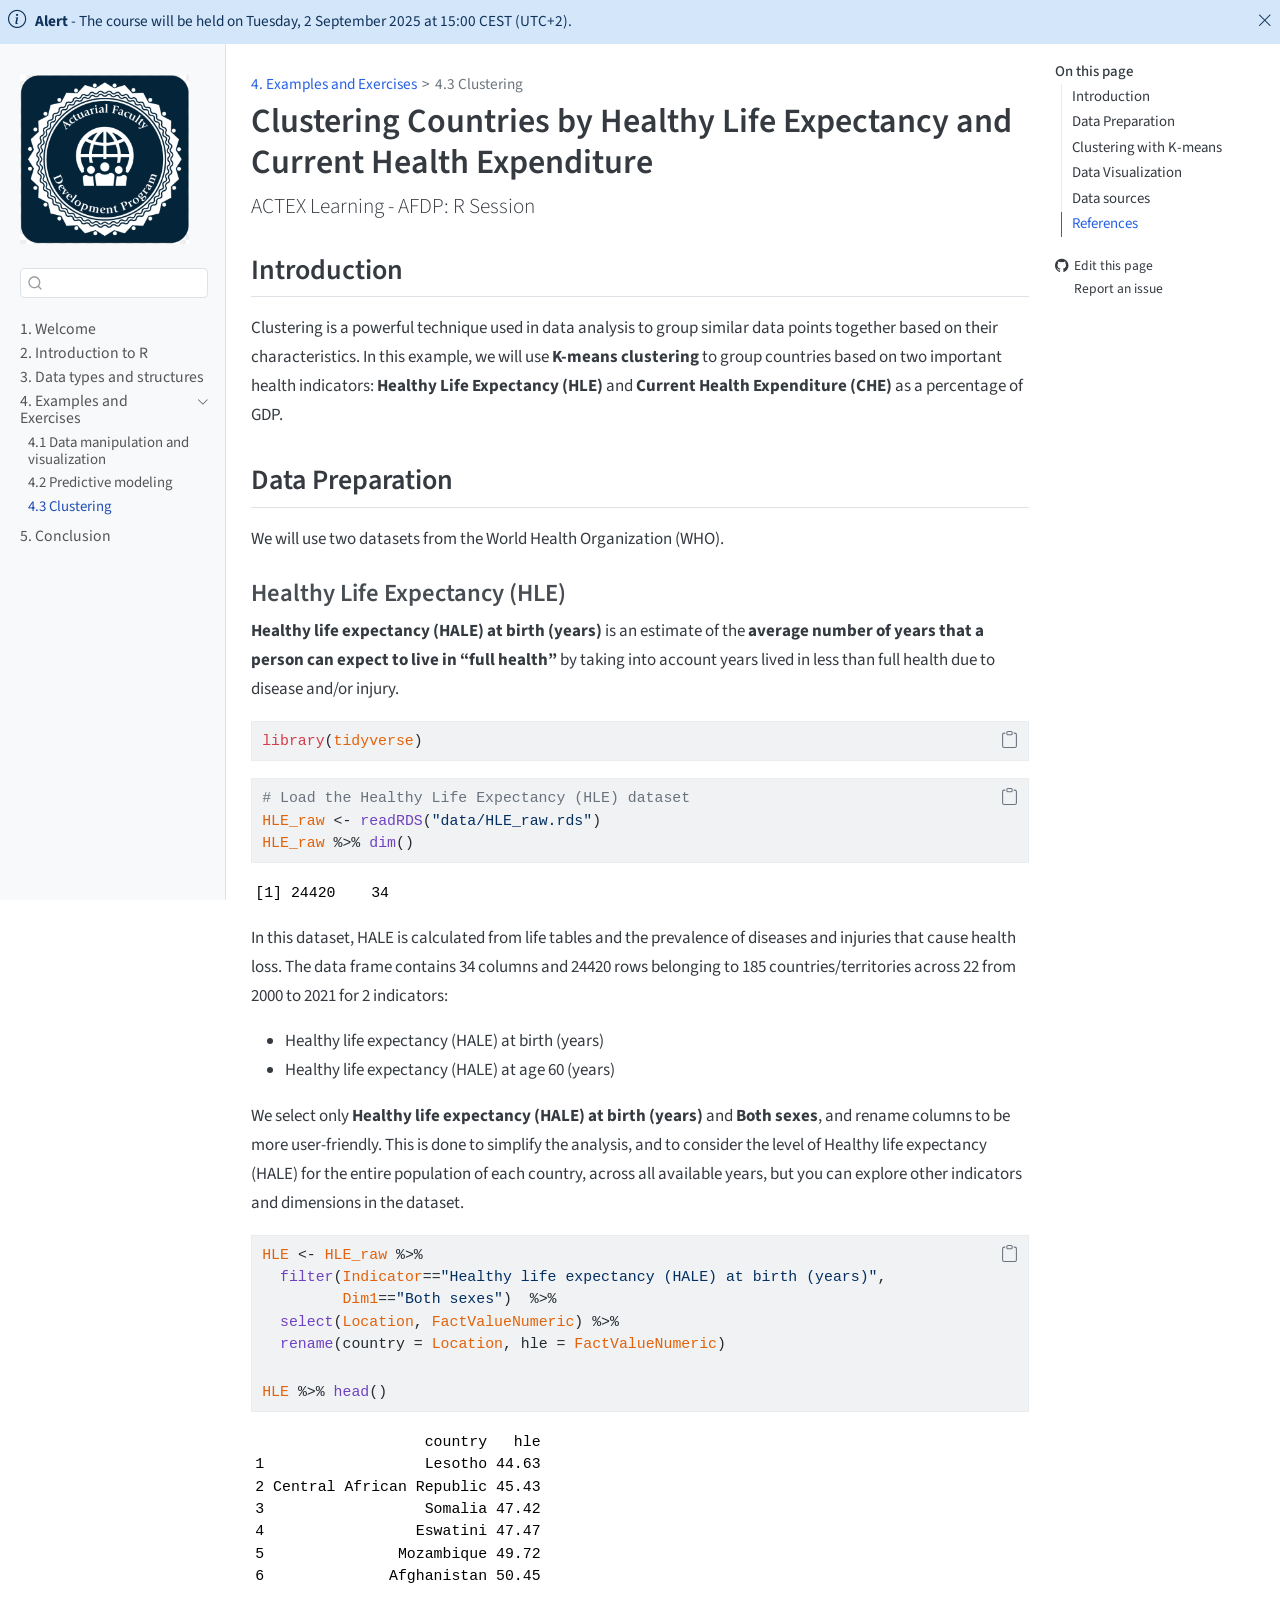
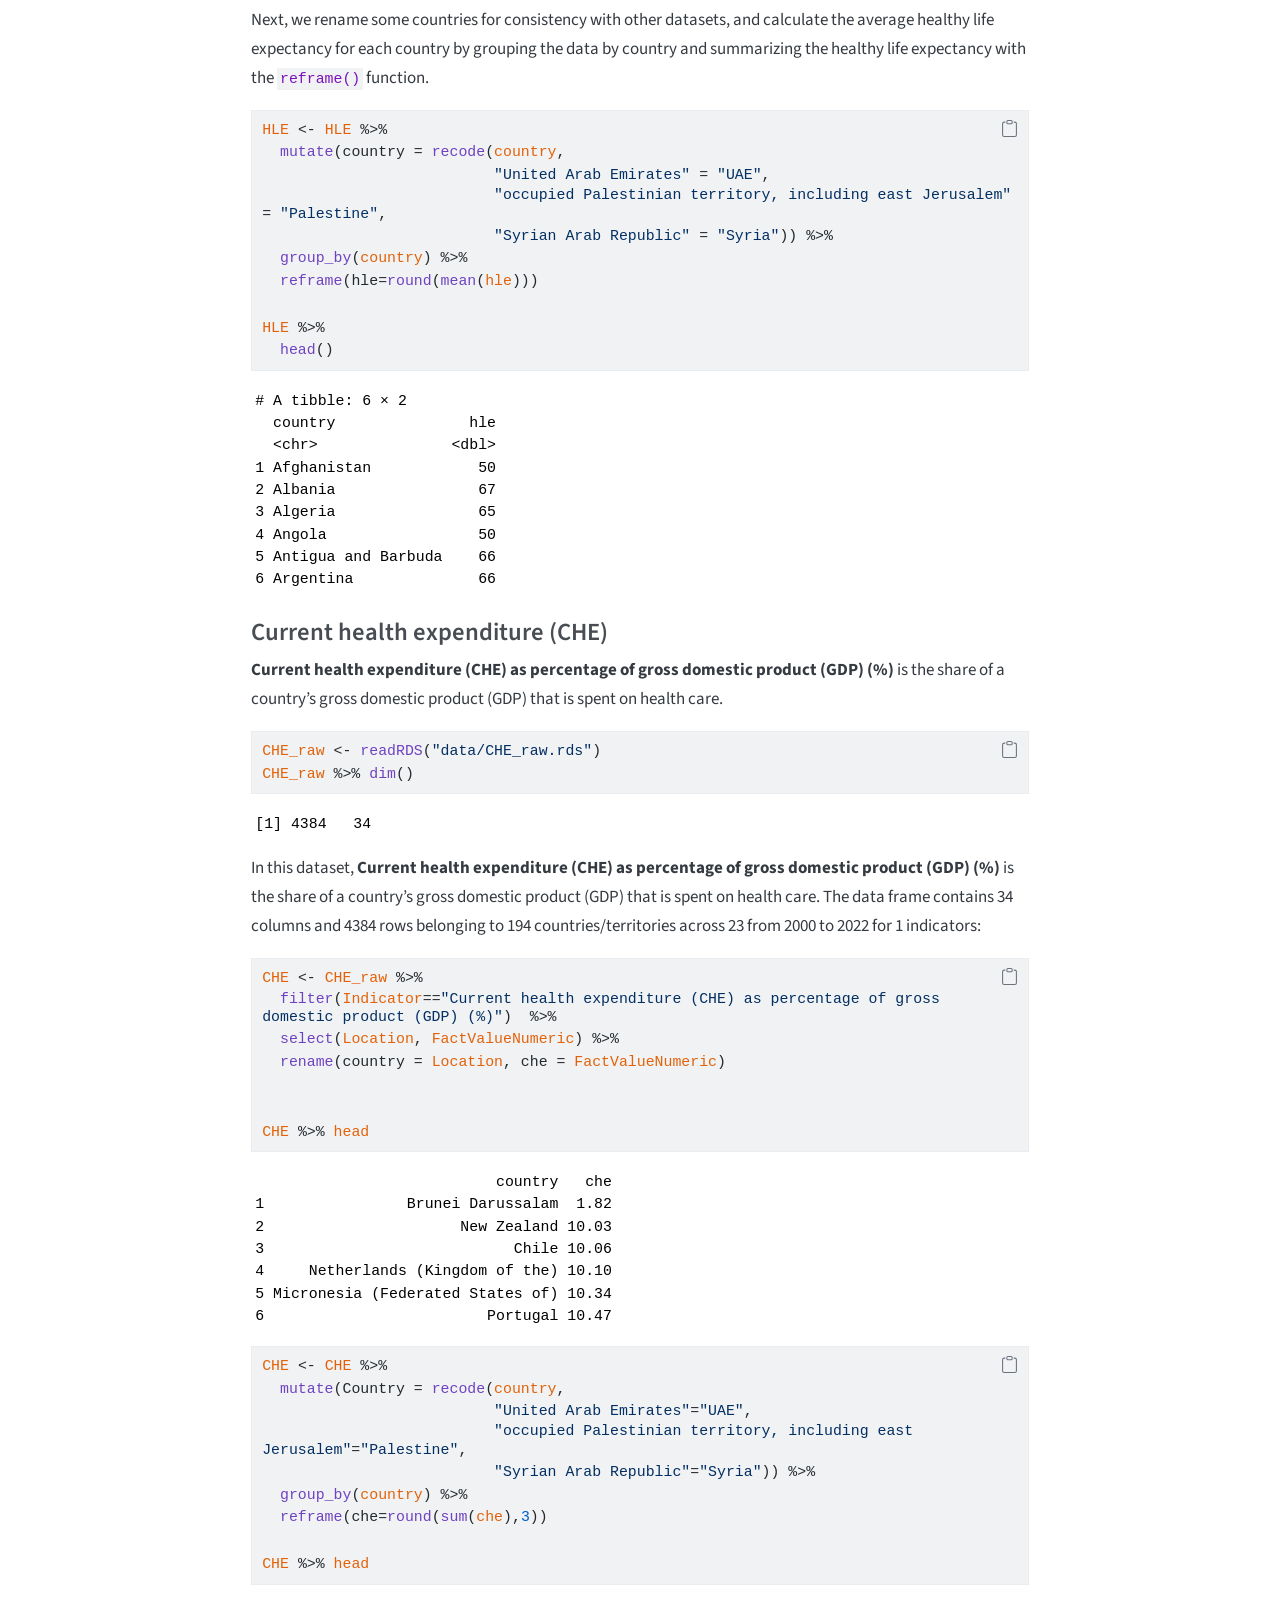
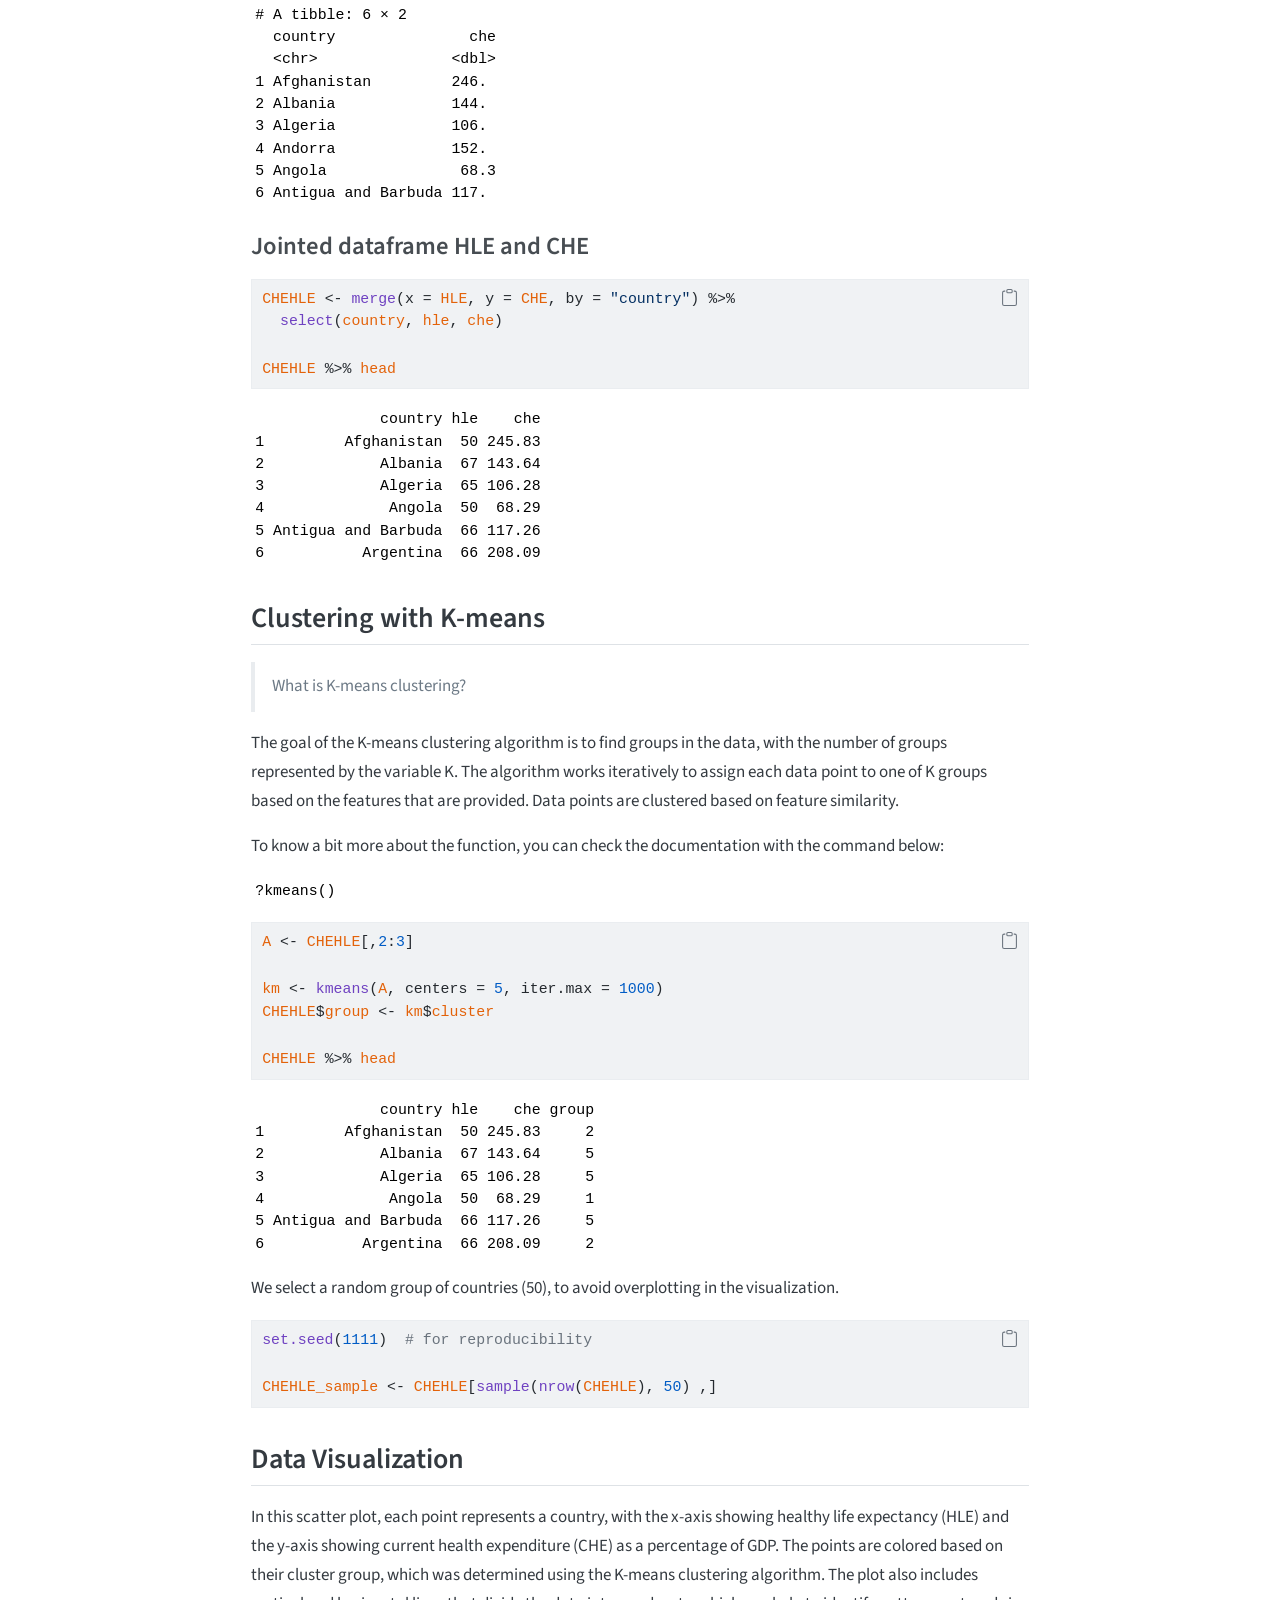
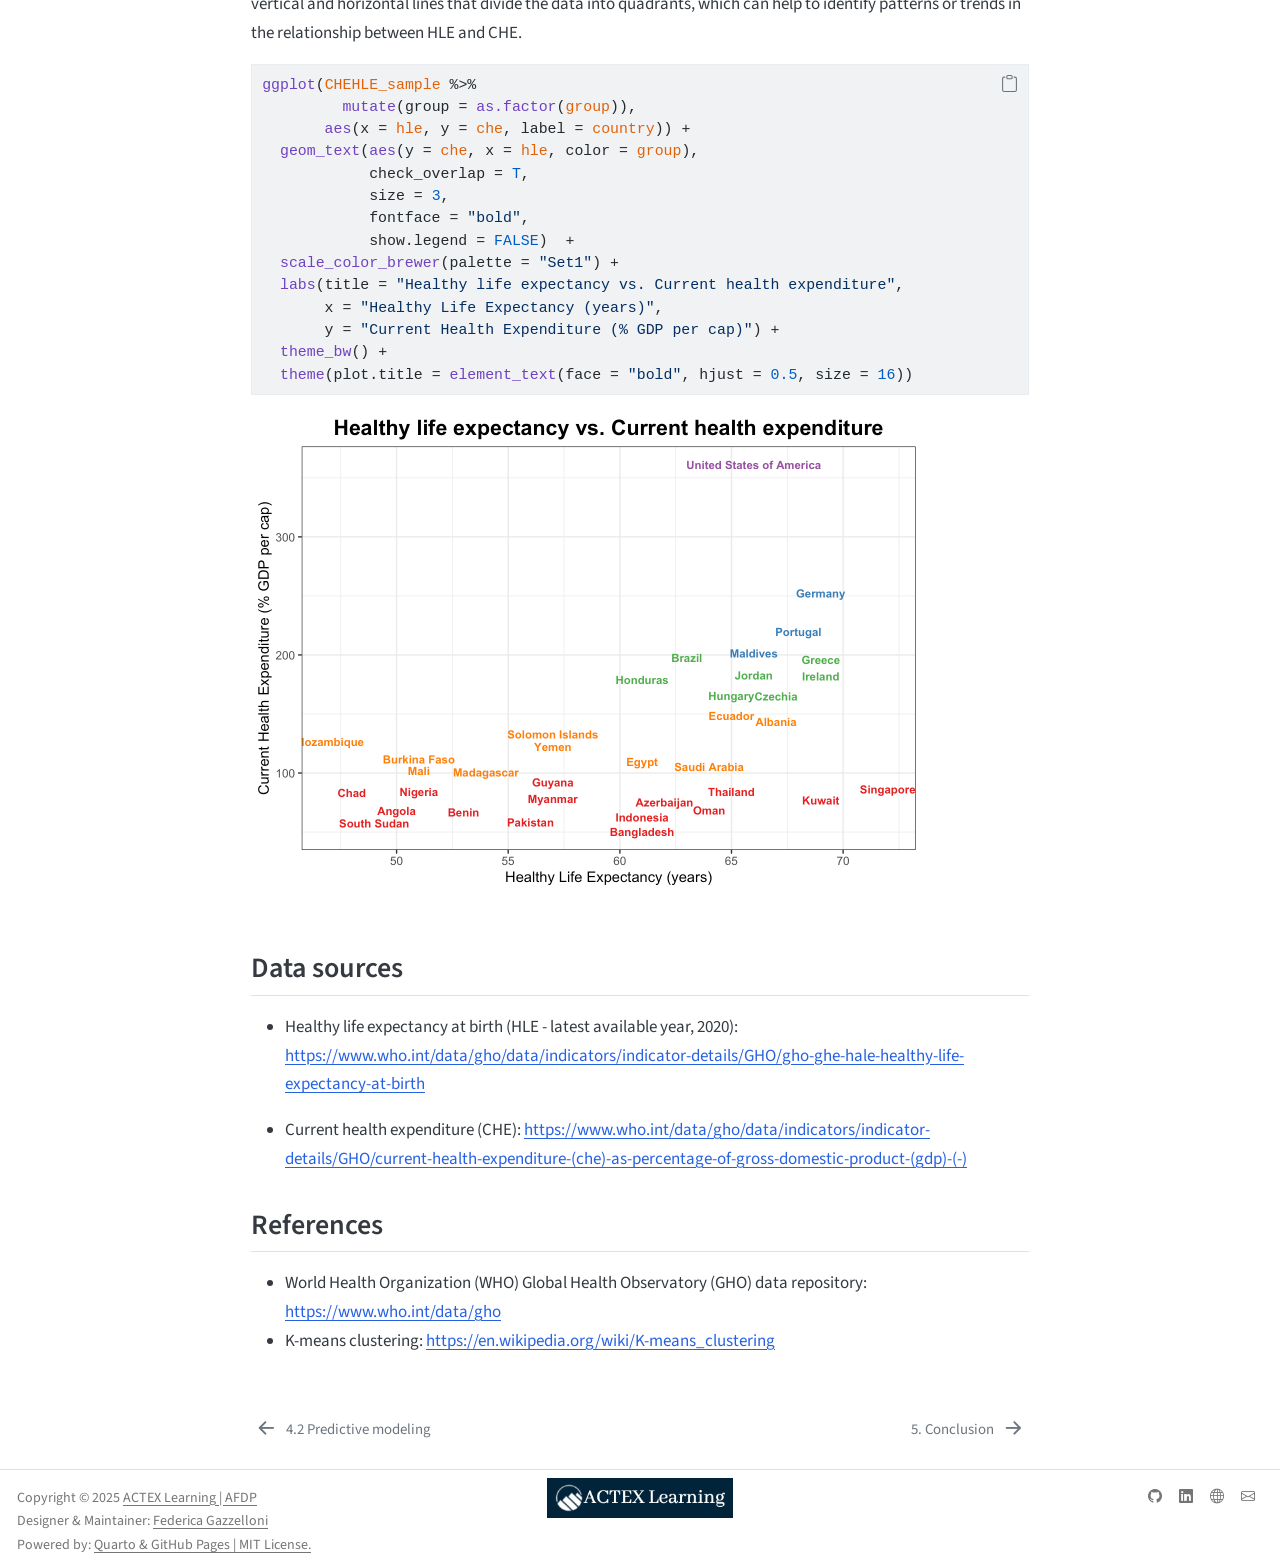
<file: 05_clustering.html>
<!DOCTYPE html>
<html xmlns="http://www.w3.org/1999/xhtml" lang="en" xml:lang="en"><head>
<meta http-equiv="Content-Type" content="text/html; charset=UTF-8">
<meta charset="utf-8">
<meta name="generator" content="quarto-1.8.25">
<meta name="viewport" content="width=device-width, initial-scale=1.0, user-scalable=yes">
<title>Clustering Countries by Healthy Life Expectancy and Current Health Expenditure – Introduction to R and Basic Data Analysis for Actuarial Science</title>
<style>
code{white-space: pre-wrap;}
span.smallcaps{font-variant: small-caps;}
div.columns{display: flex; gap: min(4vw, 1.5em);}
div.column{flex: auto; overflow-x: auto;}
div.hanging-indent{margin-left: 1.5em; text-indent: -1.5em;}
ul.task-list{list-style: none;}
ul.task-list li input[type="checkbox"] {
  width: 0.8em;
  margin: 0 0.8em 0.2em -1em; /* quarto-specific, see https://github.com/quarto-dev/quarto-cli/issues/4556 */ 
  vertical-align: middle;
}
/* CSS for syntax highlighting */
html { -webkit-text-size-adjust: 100%; }
pre > code.sourceCode { white-space: pre; position: relative; }
pre > code.sourceCode > span { display: inline-block; line-height: 1.25; }
pre > code.sourceCode > span:empty { height: 1.2em; }
.sourceCode { overflow: visible; }
code.sourceCode > span { color: inherit; text-decoration: inherit; }
div.sourceCode { margin: 1em 0; }
pre.sourceCode { margin: 0; }
@media screen {
div.sourceCode { overflow: auto; }
}
@media print {
pre > code.sourceCode { white-space: pre-wrap; }
pre > code.sourceCode > span { text-indent: -5em; padding-left: 5em; }
}
pre.numberSource code
  { counter-reset: source-line 0; }
pre.numberSource code > span
  { position: relative; left: -4em; counter-increment: source-line; }
pre.numberSource code > span > a:first-child::before
  { content: counter(source-line);
    position: relative; left: -1em; text-align: right; vertical-align: baseline;
    border: none; display: inline-block;
    -webkit-touch-callout: none; -webkit-user-select: none;
    -khtml-user-select: none; -moz-user-select: none;
    -ms-user-select: none; user-select: none;
    padding: 0 4px; width: 4em;
  }
pre.numberSource { margin-left: 3em;  padding-left: 4px; }
div.sourceCode
  {   }
@media screen {
pre > code.sourceCode > span > a:first-child::before { text-decoration: underline; }
}
</style>

<script src="site_libs/quarto-nav/quarto-nav.js"></script>
<script src="site_libs/quarto-nav/headroom.min.js"></script>
<script src="site_libs/clipboard/clipboard.min.js"></script>
<script src="site_libs/quarto-search/autocomplete.umd.js"></script>
<script src="site_libs/quarto-search/fuse.min.js"></script>
<script src="site_libs/quarto-search/quarto-search.js"></script>
<meta name="quarto:offset" content="./">
<link href="./06_conclusion.html" rel="next">
<link href="./04_predictive_modeling.html" rel="prev">
<link href="./images/actex_logo.png" rel="icon" type="image/png">
<script src="site_libs/quarto-html/quarto.js" type="module"></script>
<script src="site_libs/quarto-html/tabsets/tabsets.js" type="module"></script>
<script src="site_libs/quarto-html/axe/axe-check.js" type="module"></script>
<script src="site_libs/quarto-html/popper.min.js"></script>
<script src="site_libs/quarto-html/tippy.umd.min.js"></script>
<script src="site_libs/quarto-html/anchor.min.js"></script>
<link href="site_libs/quarto-html/tippy.css" rel="stylesheet">
<link href="site_libs/quarto-html/quarto-syntax-highlighting-065a5179aebd64318d7ea99d77b64a9e.css" rel="stylesheet" id="quarto-text-highlighting-styles">
<script src="site_libs/bootstrap/bootstrap.min.js"></script>
<link href="site_libs/bootstrap/bootstrap-icons.css" rel="stylesheet">
<link href="site_libs/bootstrap/bootstrap-3891b8e521420aa2320f7b813a295b9b.min.css" rel="stylesheet" append-hash="true" id="quarto-bootstrap" data-mode="light"><script id="quarto-search-options" type="application/json">{
  "location": "sidebar",
  "copy-button": false,
  "collapse-after": 3,
  "panel-placement": "start",
  "type": "textbox",
  "limit": 50,
  "keyboard-shortcut": [
    "f",
    "/",
    "s"
  ],
  "show-item-context": false,
  "language": {
    "search-no-results-text": "No results",
    "search-matching-documents-text": "matching documents",
    "search-copy-link-title": "Copy link to search",
    "search-hide-matches-text": "Hide additional matches",
    "search-more-match-text": "more match in this document",
    "search-more-matches-text": "more matches in this document",
    "search-clear-button-title": "Clear",
    "search-text-placeholder": "",
    "search-detached-cancel-button-title": "Cancel",
    "search-submit-button-title": "Submit",
    "search-label": "Search"
  }
}</script><style>html{ scroll-behavior: smooth; }</style>
<meta property="og:title" content="Clustering Countries by Healthy Life Expectancy and Current Health Expenditure – Introduction to R and Basic Data Analysis for Actuarial Science">
<meta property="og:description" content="ACTEX Learning - AFDP: R Session">
<meta property="og:image" content="https://bookdown.org/federicagazzelloni/ACTEX_2025/05_clustering_files/figure-html/unnamed-chunk-12-1.png">
<meta property="og:site_name" content="Introduction to R and Basic Data Analysis for Actuarial Science">
<meta property="og:image:height" content="960">
<meta property="og:image:width" content="1344">
</head>
<body class="nav-sidebar docked quarto-light">

<div id="quarto-search-results"></div>
  <header id="quarto-header" class="headroom fixed-top"><nav class="quarto-secondary-nav"><div class="container-fluid d-flex">
      <button type="button" class="quarto-btn-toggle btn" data-bs-toggle="collapse" role="button" data-bs-target=".quarto-sidebar-collapse-item" aria-controls="quarto-sidebar" aria-expanded="false" aria-label="Toggle sidebar navigation" onclick="if (window.quartoToggleHeadroom) { window.quartoToggleHeadroom(); }">
        <i class="bi bi-layout-text-sidebar-reverse"></i>
      </button>
        <nav class="quarto-page-breadcrumbs" aria-label="breadcrumb"><ol class="breadcrumb"><li class="breadcrumb-item"><a href="./03_data_manipulation_and_visualization.html">4. Examples and Exercises</a></li><li class="breadcrumb-item"><a href="./05_clustering.html">4.3 Clustering</a></li></ol></nav>
        <a class="flex-grow-1" role="navigation" data-bs-toggle="collapse" data-bs-target=".quarto-sidebar-collapse-item" aria-controls="quarto-sidebar" aria-expanded="false" aria-label="Toggle sidebar navigation" onclick="if (window.quartoToggleHeadroom) { window.quartoToggleHeadroom(); }">      
        </a>
      <button type="button" class="btn quarto-search-button" aria-label="Search" onclick="window.quartoOpenSearch();">
        <i class="bi bi-search"></i>
      </button>
    </div>
  </nav><div id="quarto-announcement" data-announcement-id="b30fd8e6c0b58b58814d2edcb184038b" class="alert alert-primary hidden">
<i class="bi bi-info-circle quarto-announcement-icon"></i><div class="quarto-announcement-content">
<p><strong>Alert</strong> - The course will be held on Tuesday, 2 September 2025 at 15:00 CEST (UTC+2).</p>
</div>
<i class="bi bi-x-lg quarto-announcement-action"></i>
</div>
</header><!-- content --><div id="quarto-content" class="quarto-container page-columns page-rows-contents page-layout-article">
<!-- sidebar -->
  <nav id="quarto-sidebar" class="sidebar collapse collapse-horizontal quarto-sidebar-collapse-item sidebar-navigation docked overflow-auto"><div class="pt-lg-2 mt-2 text-left sidebar-header">
      <a href="./index.html" class="sidebar-logo-link">
      <img src="./images/actex_logo.png" alt="" class="sidebar-logo light-content py-0 d-lg-inline d-none"><img src="./images/actex_logo.png" alt="" class="sidebar-logo dark-content py-0 d-lg-inline d-none"></a>
      </div>
        <div class="mt-2 flex-shrink-0 align-items-center">
        <div class="sidebar-search">
        <div id="quarto-search" class="" title="Search"></div>
        </div>
        </div>
    <div class="sidebar-menu-container"> 
    <ul class="list-unstyled mt-1">
<li class="sidebar-item">
  <div class="sidebar-item-container"> 
  <a href="./index.html" class="sidebar-item-text sidebar-link">
 <span class="menu-text">1. Welcome</span></a>
  </div>
</li>
        <li class="sidebar-item">
  <div class="sidebar-item-container"> 
  <a href="./01_introduction_to_r.html" class="sidebar-item-text sidebar-link">
 <span class="menu-text">2. Introduction to R</span></a>
  </div>
</li>
        <li class="sidebar-item">
  <div class="sidebar-item-container"> 
  <a href="./02_data_types_and_structures.html" class="sidebar-item-text sidebar-link">
 <span class="menu-text">3. Data types and structures</span></a>
  </div>
</li>
        <li class="sidebar-item sidebar-item-section">
      <div class="sidebar-item-container"> 
            <a class="sidebar-item-text sidebar-link text-start" data-bs-toggle="collapse" data-bs-target="#quarto-sidebar-section-1" role="navigation" aria-expanded="true">
 <span class="menu-text">4. Examples and Exercises</span></a>
          <a class="sidebar-item-toggle text-start" data-bs-toggle="collapse" data-bs-target="#quarto-sidebar-section-1" role="navigation" aria-expanded="true" aria-label="Toggle section">
            <i class="bi bi-chevron-right ms-2"></i>
          </a> 
      </div>
      <ul id="quarto-sidebar-section-1" class="collapse list-unstyled sidebar-section depth1 show">
<li class="sidebar-item">
  <div class="sidebar-item-container"> 
  <a href="./03_data_manipulation_and_visualization.html" class="sidebar-item-text sidebar-link">
 <span class="menu-text">4.1 Data manipulation and visualization</span></a>
  </div>
</li>
          <li class="sidebar-item">
  <div class="sidebar-item-container"> 
  <a href="./04_predictive_modeling.html" class="sidebar-item-text sidebar-link">
 <span class="menu-text">4.2 Predictive modeling</span></a>
  </div>
</li>
          <li class="sidebar-item">
  <div class="sidebar-item-container"> 
  <a href="./05_clustering.html" class="sidebar-item-text sidebar-link active">
 <span class="menu-text">4.3 Clustering</span></a>
  </div>
</li>
      </ul>
</li>
        <li class="sidebar-item">
  <div class="sidebar-item-container"> 
  <a href="./06_conclusion.html" class="sidebar-item-text sidebar-link">
 <span class="menu-text">5. Conclusion</span></a>
  </div>
</li>
    </ul>
</div>
</nav><div id="quarto-sidebar-glass" class="quarto-sidebar-collapse-item" data-bs-toggle="collapse" data-bs-target=".quarto-sidebar-collapse-item"></div>
<!-- margin-sidebar -->
    <div id="quarto-margin-sidebar" class="sidebar margin-sidebar">
        <nav id="TOC" role="doc-toc" class="toc-active"><h2 id="toc-title">On this page</h2>
   
  <ul>
<li><a href="#introduction" id="toc-introduction" class="nav-link active" data-scroll-target="#introduction">Introduction</a></li>
  <li>
<a href="#data-preparation" id="toc-data-preparation" class="nav-link" data-scroll-target="#data-preparation">Data Preparation</a>
  <ul class="collapse">
<li><a href="#healthy-life-expectancy-hle" id="toc-healthy-life-expectancy-hle" class="nav-link" data-scroll-target="#healthy-life-expectancy-hle">Healthy Life Expectancy (HLE)</a></li>
  <li><a href="#current-health-expenditure-che" id="toc-current-health-expenditure-che" class="nav-link" data-scroll-target="#current-health-expenditure-che">Current health expenditure (CHE)</a></li>
  <li><a href="#jointed-dataframe-hle-and-che" id="toc-jointed-dataframe-hle-and-che" class="nav-link" data-scroll-target="#jointed-dataframe-hle-and-che">Jointed dataframe HLE and CHE</a></li>
  </ul>
</li>
  <li><a href="#clustering-with-k-means" id="toc-clustering-with-k-means" class="nav-link" data-scroll-target="#clustering-with-k-means">Clustering with K-means</a></li>
  <li><a href="#data-visualization" id="toc-data-visualization" class="nav-link" data-scroll-target="#data-visualization">Data Visualization</a></li>
  <li><a href="#data-sources" id="toc-data-sources" class="nav-link" data-scroll-target="#data-sources">Data sources</a></li>
  <li><a href="#references" id="toc-references" class="nav-link" data-scroll-target="#references">References</a></li>
  </ul><div class="toc-actions"><ul><li><a href="https://github.com/Fgazzelloni/ACTEX_2025/edit/main/05_clustering.qmd" class="toc-action"><i class="bi bi-github"></i>Edit this page</a></li><li><a href="https://github.com/Fgazzelloni/ACTEX_2025/issues/new" class="toc-action"><i class="bi empty"></i>Report an issue</a></li></ul></div></nav>
    </div>
<!-- main -->
<main class="content" id="quarto-document-content"><header id="title-block-header" class="quarto-title-block default"><nav class="quarto-page-breadcrumbs quarto-title-breadcrumbs d-none d-lg-block" aria-label="breadcrumb"><ol class="breadcrumb"><li class="breadcrumb-item"><a href="./03_data_manipulation_and_visualization.html">4. Examples and Exercises</a></li><li class="breadcrumb-item"><a href="./05_clustering.html">4.3 Clustering</a></li></ol></nav><div class="quarto-title">
<h1 class="title">Clustering Countries by Healthy Life Expectancy and Current Health Expenditure</h1>
<p class="subtitle lead">ACTEX Learning - AFDP: R Session</p>
</div>



<div class="quarto-title-meta">

    
  
    
  </div>
  


</header><section id="introduction" class="level2"><h2 class="anchored" data-anchor-id="introduction">Introduction</h2>
<p>Clustering is a powerful technique used in data analysis to group similar data points together based on their characteristics. In this example, we will use <strong>K-means clustering</strong> to group countries based on two important health indicators: <strong>Healthy Life Expectancy (HLE)</strong> and <strong>Current Health Expenditure (CHE)</strong> as a percentage of GDP.</p>
</section><section id="data-preparation" class="level2"><h2 class="anchored" data-anchor-id="data-preparation">Data Preparation</h2>
<p>We will use two datasets from the World Health Organization (WHO).</p>
<section id="healthy-life-expectancy-hle" class="level3"><h3 class="anchored" data-anchor-id="healthy-life-expectancy-hle">Healthy Life Expectancy (HLE)</h3>
<p><strong>Healthy life expectancy (HALE) at birth (years)</strong> is an estimate of the <strong>average number of years that a person can expect to live in “full health”</strong> by taking into account years lived in less than full health due to disease and/or injury.</p>
<div class="cell">
<div class="code-copy-outer-scaffold"><div class="sourceCode" id="cb1"><pre class="downlit sourceCode r code-with-copy"><code class="sourceCode R"><span><span class="kw"><a href="https://rdrr.io/r/base/library.html">library</a></span><span class="op">(</span><span class="va"><a href="https://tidyverse.tidyverse.org">tidyverse</a></span><span class="op">)</span></span></code></pre></div><button title="Copy to Clipboard" class="code-copy-button"><i class="bi"></i></button></div>
</div>
<div class="cell">
<div class="code-copy-outer-scaffold"><div class="sourceCode" id="cb2"><pre class="downlit sourceCode r code-with-copy"><code class="sourceCode R"><span><span class="co"># Load the Healthy Life Expectancy (HLE) dataset</span></span>
<span><span class="va">HLE_raw</span> <span class="op">&lt;-</span> <span class="fu"><a href="https://rdrr.io/r/base/readRDS.html">readRDS</a></span><span class="op">(</span><span class="st">"data/HLE_raw.rds"</span><span class="op">)</span></span>
<span><span class="va">HLE_raw</span> <span class="op"><a href="https://magrittr.tidyverse.org/reference/pipe.html">%&gt;%</a></span> <span class="fu"><a href="https://rdrr.io/r/base/dim.html">dim</a></span><span class="op">(</span><span class="op">)</span></span></code></pre></div><button title="Copy to Clipboard" class="code-copy-button"><i class="bi"></i></button></div>
<div class="cell-output cell-output-stdout">
<pre><code>[1] 24420    34</code></pre>
</div>
</div>
<p>In this dataset, HALE is calculated from life tables and the prevalence of diseases and injuries that cause health loss. The data frame contains 34 columns and 24420 rows belonging to 185 countries/territories across 22 from 2000 to 2021 for 2 indicators:</p>
<ul>
<li>Healthy life expectancy (HALE) at birth (years)</li>
<li>Healthy life expectancy (HALE) at age 60 (years)</li>
</ul>
<p>We select only <strong>Healthy life expectancy (HALE) at birth (years)</strong> and <strong>Both sexes</strong>, and rename columns to be more user-friendly. This is done to simplify the analysis, and to consider the level of Healthy life expectancy (HALE) for the entire population of each country, across all available years, but you can explore other indicators and dimensions in the dataset.</p>
<div class="cell">
<div class="code-copy-outer-scaffold"><div class="sourceCode" id="cb4"><pre class="downlit sourceCode r code-with-copy"><code class="sourceCode R"><span><span class="va">HLE</span> <span class="op">&lt;-</span> <span class="va">HLE_raw</span> <span class="op"><a href="https://magrittr.tidyverse.org/reference/pipe.html">%&gt;%</a></span> </span>
<span>  <span class="fu"><a href="https://dplyr.tidyverse.org/reference/filter.html">filter</a></span><span class="op">(</span><span class="va">Indicator</span><span class="op">==</span><span class="st">"Healthy life expectancy (HALE) at birth (years)"</span>,</span>
<span>         <span class="va">Dim1</span><span class="op">==</span><span class="st">"Both sexes"</span><span class="op">)</span>  <span class="op"><a href="https://magrittr.tidyverse.org/reference/pipe.html">%&gt;%</a></span>  </span>
<span>  <span class="fu"><a href="https://dplyr.tidyverse.org/reference/select.html">select</a></span><span class="op">(</span><span class="va">Location</span>, <span class="va">FactValueNumeric</span><span class="op">)</span> <span class="op"><a href="https://magrittr.tidyverse.org/reference/pipe.html">%&gt;%</a></span></span>
<span>  <span class="fu"><a href="https://dplyr.tidyverse.org/reference/rename.html">rename</a></span><span class="op">(</span>country <span class="op">=</span> <span class="va">Location</span>, hle <span class="op">=</span> <span class="va">FactValueNumeric</span><span class="op">)</span> </span>
<span></span>
<span><span class="va">HLE</span> <span class="op"><a href="https://magrittr.tidyverse.org/reference/pipe.html">%&gt;%</a></span> <span class="fu"><a href="https://rdrr.io/r/utils/head.html">head</a></span><span class="op">(</span><span class="op">)</span></span></code></pre></div><button title="Copy to Clipboard" class="code-copy-button"><i class="bi"></i></button></div>
<div class="cell-output cell-output-stdout">
<pre><code>                   country   hle
1                  Lesotho 44.63
2 Central African Republic 45.43
3                  Somalia 47.42
4                 Eswatini 47.47
5               Mozambique 49.72
6              Afghanistan 50.45</code></pre>
</div>
</div>
<p>Next, we rename some countries for consistency with other datasets, and calculate the average healthy life expectancy for each country by grouping the data by country and summarizing the healthy life expectancy with the <code><a href="https://dplyr.tidyverse.org/reference/reframe.html">reframe()</a></code> function.</p>
<div class="cell">
<div class="code-copy-outer-scaffold"><div class="sourceCode" id="cb6"><pre class="downlit sourceCode r code-with-copy"><code class="sourceCode R"><span><span class="va">HLE</span> <span class="op">&lt;-</span> <span class="va">HLE</span> <span class="op"><a href="https://magrittr.tidyverse.org/reference/pipe.html">%&gt;%</a></span></span>
<span>  <span class="fu"><a href="https://dplyr.tidyverse.org/reference/mutate.html">mutate</a></span><span class="op">(</span>country <span class="op">=</span> <span class="fu"><a href="https://dplyr.tidyverse.org/reference/recode.html">recode</a></span><span class="op">(</span><span class="va">country</span>, </span>
<span>                          <span class="st">"United Arab Emirates"</span> <span class="op">=</span> <span class="st">"UAE"</span>,</span>
<span>                          <span class="st">"occupied Palestinian territory, including east Jerusalem"</span> <span class="op">=</span> <span class="st">"Palestine"</span>, </span>
<span>                          <span class="st">"Syrian Arab Republic"</span> <span class="op">=</span> <span class="st">"Syria"</span><span class="op">)</span><span class="op">)</span> <span class="op"><a href="https://magrittr.tidyverse.org/reference/pipe.html">%&gt;%</a></span></span>
<span>  <span class="fu"><a href="https://dplyr.tidyverse.org/reference/group_by.html">group_by</a></span><span class="op">(</span><span class="va">country</span><span class="op">)</span> <span class="op"><a href="https://magrittr.tidyverse.org/reference/pipe.html">%&gt;%</a></span> </span>
<span>  <span class="fu"><a href="https://dplyr.tidyverse.org/reference/reframe.html">reframe</a></span><span class="op">(</span>hle<span class="op">=</span><span class="fu"><a href="https://rdrr.io/r/base/Round.html">round</a></span><span class="op">(</span><span class="fu"><a href="https://rdrr.io/r/base/mean.html">mean</a></span><span class="op">(</span><span class="va">hle</span><span class="op">)</span><span class="op">)</span><span class="op">)</span></span>
<span></span>
<span><span class="va">HLE</span> <span class="op"><a href="https://magrittr.tidyverse.org/reference/pipe.html">%&gt;%</a></span></span>
<span>  <span class="fu"><a href="https://rdrr.io/r/utils/head.html">head</a></span><span class="op">(</span><span class="op">)</span></span></code></pre></div><button title="Copy to Clipboard" class="code-copy-button"><i class="bi"></i></button></div>
<div class="cell-output cell-output-stdout">
<pre><code># A tibble: 6 × 2
  country               hle
  &lt;chr&gt;               &lt;dbl&gt;
1 Afghanistan            50
2 Albania                67
3 Algeria                65
4 Angola                 50
5 Antigua and Barbuda    66
6 Argentina              66</code></pre>
</div>
</div>
</section><section id="current-health-expenditure-che" class="level3"><h3 class="anchored" data-anchor-id="current-health-expenditure-che">Current health expenditure (CHE)</h3>
<p><strong>Current health expenditure (CHE) as percentage of gross domestic product (GDP) (%)</strong> is the share of a country’s gross domestic product (GDP) that is spent on health care.</p>
<div class="cell">
<div class="code-copy-outer-scaffold"><div class="sourceCode" id="cb8"><pre class="downlit sourceCode r code-with-copy"><code class="sourceCode R"><span><span class="va">CHE_raw</span> <span class="op">&lt;-</span> <span class="fu"><a href="https://rdrr.io/r/base/readRDS.html">readRDS</a></span><span class="op">(</span><span class="st">"data/CHE_raw.rds"</span><span class="op">)</span></span>
<span><span class="va">CHE_raw</span> <span class="op"><a href="https://magrittr.tidyverse.org/reference/pipe.html">%&gt;%</a></span> <span class="fu"><a href="https://rdrr.io/r/base/dim.html">dim</a></span><span class="op">(</span><span class="op">)</span></span></code></pre></div><button title="Copy to Clipboard" class="code-copy-button"><i class="bi"></i></button></div>
<div class="cell-output cell-output-stdout">
<pre><code>[1] 4384   34</code></pre>
</div>
</div>
<p>In this dataset, <strong>Current health expenditure (CHE) as percentage of gross domestic product (GDP) (%)</strong> is the share of a country’s gross domestic product (GDP) that is spent on health care. The data frame contains 34 columns and 4384 rows belonging to 194 countries/territories across 23 from 2000 to 2022 for 1 indicators:</p>
<div class="cell">
<div class="code-copy-outer-scaffold"><div class="sourceCode" id="cb10"><pre class="downlit sourceCode r code-with-copy"><code class="sourceCode R"><span><span class="va">CHE</span> <span class="op">&lt;-</span> <span class="va">CHE_raw</span> <span class="op"><a href="https://magrittr.tidyverse.org/reference/pipe.html">%&gt;%</a></span> </span>
<span>  <span class="fu"><a href="https://dplyr.tidyverse.org/reference/filter.html">filter</a></span><span class="op">(</span><span class="va">Indicator</span><span class="op">==</span><span class="st">"Current health expenditure (CHE) as percentage of gross domestic product (GDP) (%)"</span><span class="op">)</span>  <span class="op"><a href="https://magrittr.tidyverse.org/reference/pipe.html">%&gt;%</a></span>  </span>
<span>  <span class="fu"><a href="https://dplyr.tidyverse.org/reference/select.html">select</a></span><span class="op">(</span><span class="va">Location</span>, <span class="va">FactValueNumeric</span><span class="op">)</span> <span class="op"><a href="https://magrittr.tidyverse.org/reference/pipe.html">%&gt;%</a></span></span>
<span>  <span class="fu"><a href="https://dplyr.tidyverse.org/reference/rename.html">rename</a></span><span class="op">(</span>country <span class="op">=</span> <span class="va">Location</span>, che <span class="op">=</span> <span class="va">FactValueNumeric</span><span class="op">)</span> </span>
<span>  </span>
<span></span>
<span><span class="va">CHE</span> <span class="op"><a href="https://magrittr.tidyverse.org/reference/pipe.html">%&gt;%</a></span> <span class="va">head</span></span></code></pre></div><button title="Copy to Clipboard" class="code-copy-button"><i class="bi"></i></button></div>
<div class="cell-output cell-output-stdout">
<pre><code>                           country   che
1                Brunei Darussalam  1.82
2                      New Zealand 10.03
3                            Chile 10.06
4     Netherlands (Kingdom of the) 10.10
5 Micronesia (Federated States of) 10.34
6                         Portugal 10.47</code></pre>
</div>
</div>
<div class="cell">
<div class="code-copy-outer-scaffold"><div class="sourceCode" id="cb12"><pre class="downlit sourceCode r code-with-copy"><code class="sourceCode R"><span><span class="va">CHE</span> <span class="op">&lt;-</span> <span class="va">CHE</span> <span class="op"><a href="https://magrittr.tidyverse.org/reference/pipe.html">%&gt;%</a></span> </span>
<span>  <span class="fu"><a href="https://dplyr.tidyverse.org/reference/mutate.html">mutate</a></span><span class="op">(</span>Country <span class="op">=</span> <span class="fu"><a href="https://dplyr.tidyverse.org/reference/recode.html">recode</a></span><span class="op">(</span><span class="va">country</span>, </span>
<span>                          <span class="st">"United Arab Emirates"</span><span class="op">=</span><span class="st">"UAE"</span>,</span>
<span>                          <span class="st">"occupied Palestinian territory, including east Jerusalem"</span><span class="op">=</span><span class="st">"Palestine"</span>, </span>
<span>                          <span class="st">"Syrian Arab Republic"</span><span class="op">=</span><span class="st">"Syria"</span><span class="op">)</span><span class="op">)</span> <span class="op"><a href="https://magrittr.tidyverse.org/reference/pipe.html">%&gt;%</a></span></span>
<span>  <span class="fu"><a href="https://dplyr.tidyverse.org/reference/group_by.html">group_by</a></span><span class="op">(</span><span class="va">country</span><span class="op">)</span> <span class="op"><a href="https://magrittr.tidyverse.org/reference/pipe.html">%&gt;%</a></span> </span>
<span>  <span class="fu"><a href="https://dplyr.tidyverse.org/reference/reframe.html">reframe</a></span><span class="op">(</span>che<span class="op">=</span><span class="fu"><a href="https://rdrr.io/r/base/Round.html">round</a></span><span class="op">(</span><span class="fu"><a href="https://rdrr.io/r/base/sum.html">sum</a></span><span class="op">(</span><span class="va">che</span><span class="op">)</span>,<span class="fl">3</span><span class="op">)</span><span class="op">)</span></span>
<span></span>
<span><span class="va">CHE</span> <span class="op"><a href="https://magrittr.tidyverse.org/reference/pipe.html">%&gt;%</a></span> <span class="va">head</span></span></code></pre></div><button title="Copy to Clipboard" class="code-copy-button"><i class="bi"></i></button></div>
<div class="cell-output cell-output-stdout">
<pre><code># A tibble: 6 × 2
  country               che
  &lt;chr&gt;               &lt;dbl&gt;
1 Afghanistan         246. 
2 Albania             144. 
3 Algeria             106. 
4 Andorra             152. 
5 Angola               68.3
6 Antigua and Barbuda 117. </code></pre>
</div>
</div>
</section><section id="jointed-dataframe-hle-and-che" class="level3"><h3 class="anchored" data-anchor-id="jointed-dataframe-hle-and-che">Jointed dataframe HLE and CHE</h3>
<div class="cell">
<div class="code-copy-outer-scaffold"><div class="sourceCode" id="cb14"><pre class="downlit sourceCode r code-with-copy"><code class="sourceCode R"><span><span class="va">CHEHLE</span> <span class="op">&lt;-</span> <span class="fu"><a href="https://rdrr.io/r/base/merge.html">merge</a></span><span class="op">(</span>x <span class="op">=</span> <span class="va">HLE</span>, y <span class="op">=</span> <span class="va">CHE</span>, by <span class="op">=</span> <span class="st">"country"</span><span class="op">)</span> <span class="op"><a href="https://magrittr.tidyverse.org/reference/pipe.html">%&gt;%</a></span> </span>
<span>  <span class="fu"><a href="https://dplyr.tidyverse.org/reference/select.html">select</a></span><span class="op">(</span><span class="va">country</span>, <span class="va">hle</span>, <span class="va">che</span><span class="op">)</span></span>
<span></span>
<span><span class="va">CHEHLE</span> <span class="op"><a href="https://magrittr.tidyverse.org/reference/pipe.html">%&gt;%</a></span> <span class="va">head</span></span></code></pre></div><button title="Copy to Clipboard" class="code-copy-button"><i class="bi"></i></button></div>
<div class="cell-output cell-output-stdout">
<pre><code>              country hle    che
1         Afghanistan  50 245.83
2             Albania  67 143.64
3             Algeria  65 106.28
4              Angola  50  68.29
5 Antigua and Barbuda  66 117.26
6           Argentina  66 208.09</code></pre>
</div>
</div>
</section></section><section id="clustering-with-k-means" class="level2"><h2 class="anchored" data-anchor-id="clustering-with-k-means">Clustering with K-means</h2>
<blockquote class="blockquote">
<p>What is K-means clustering?</p>
</blockquote>
<p>The goal of the K-means clustering algorithm is to find groups in the data, with the number of groups represented by the variable K. The algorithm works iteratively to assign each data point to one of K groups based on the features that are provided. Data points are clustered based on feature similarity.</p>
<p>To know a bit more about the function, you can check the documentation with the command below:</p>
<pre><code>?kmeans()</code></pre>
<div class="cell">
<div class="code-copy-outer-scaffold"><div class="sourceCode" id="cb17"><pre class="downlit sourceCode r code-with-copy"><code class="sourceCode R"><span><span class="va">A</span> <span class="op">&lt;-</span> <span class="va">CHEHLE</span><span class="op">[</span>,<span class="fl">2</span><span class="op">:</span><span class="fl">3</span><span class="op">]</span></span>
<span></span>
<span><span class="va">km</span> <span class="op">&lt;-</span> <span class="fu"><a href="https://rdrr.io/r/stats/kmeans.html">kmeans</a></span><span class="op">(</span><span class="va">A</span>, centers <span class="op">=</span> <span class="fl">5</span>, iter.max <span class="op">=</span> <span class="fl">1000</span><span class="op">)</span></span>
<span><span class="va">CHEHLE</span><span class="op">$</span><span class="va">group</span> <span class="op">&lt;-</span> <span class="va">km</span><span class="op">$</span><span class="va">cluster</span></span>
<span></span>
<span><span class="va">CHEHLE</span> <span class="op"><a href="https://magrittr.tidyverse.org/reference/pipe.html">%&gt;%</a></span> <span class="va">head</span></span></code></pre></div><button title="Copy to Clipboard" class="code-copy-button"><i class="bi"></i></button></div>
<div class="cell-output cell-output-stdout">
<pre><code>              country hle    che group
1         Afghanistan  50 245.83     2
2             Albania  67 143.64     5
3             Algeria  65 106.28     5
4              Angola  50  68.29     1
5 Antigua and Barbuda  66 117.26     5
6           Argentina  66 208.09     2</code></pre>
</div>
</div>
<p>We select a random group of countries (50), to avoid overplotting in the visualization.</p>
<div class="cell">
<div class="code-copy-outer-scaffold"><div class="sourceCode" id="cb19"><pre class="downlit sourceCode r code-with-copy"><code class="sourceCode R"><span><span class="fu"><a href="https://rdrr.io/r/base/Random.html">set.seed</a></span><span class="op">(</span><span class="fl">1111</span><span class="op">)</span>  <span class="co"># for reproducibility</span></span>
<span></span>
<span><span class="va">CHEHLE_sample</span> <span class="op">&lt;-</span> <span class="va">CHEHLE</span><span class="op">[</span><span class="fu"><a href="https://rdrr.io/r/base/sample.html">sample</a></span><span class="op">(</span><span class="fu"><a href="https://rdrr.io/r/base/nrow.html">nrow</a></span><span class="op">(</span><span class="va">CHEHLE</span><span class="op">)</span>, <span class="fl">50</span><span class="op">)</span> ,<span class="op">]</span></span></code></pre></div><button title="Copy to Clipboard" class="code-copy-button"><i class="bi"></i></button></div>
</div>
</section><section id="data-visualization" class="level2"><h2 class="anchored" data-anchor-id="data-visualization">Data Visualization</h2>
<p>In this scatter plot, each point represents a country, with the x-axis showing healthy life expectancy (HLE) and the y-axis showing current health expenditure (CHE) as a percentage of GDP. The points are colored based on their cluster group, which was determined using the K-means clustering algorithm. The plot also includes vertical and horizontal lines that divide the data into quadrants, which can help to identify patterns or trends in the relationship between HLE and CHE.</p>
<div class="cell">
<div class="code-copy-outer-scaffold"><div class="sourceCode" id="cb20"><pre class="downlit sourceCode r code-with-copy"><code class="sourceCode R"><span><span class="fu"><a href="https://ggplot2.tidyverse.org/reference/ggplot.html">ggplot</a></span><span class="op">(</span><span class="va">CHEHLE_sample</span> <span class="op"><a href="https://magrittr.tidyverse.org/reference/pipe.html">%&gt;%</a></span> </span>
<span>         <span class="fu"><a href="https://dplyr.tidyverse.org/reference/mutate.html">mutate</a></span><span class="op">(</span>group <span class="op">=</span> <span class="fu"><a href="https://rdrr.io/r/base/factor.html">as.factor</a></span><span class="op">(</span><span class="va">group</span><span class="op">)</span><span class="op">)</span>,</span>
<span>       <span class="fu"><a href="https://ggplot2.tidyverse.org/reference/aes.html">aes</a></span><span class="op">(</span>x <span class="op">=</span> <span class="va">hle</span>, y <span class="op">=</span> <span class="va">che</span>, label <span class="op">=</span> <span class="va">country</span><span class="op">)</span><span class="op">)</span> <span class="op">+</span></span>
<span>  <span class="fu"><a href="https://ggplot2.tidyverse.org/reference/geom_text.html">geom_text</a></span><span class="op">(</span><span class="fu"><a href="https://ggplot2.tidyverse.org/reference/aes.html">aes</a></span><span class="op">(</span>y <span class="op">=</span> <span class="va">che</span>, x <span class="op">=</span> <span class="va">hle</span>, color <span class="op">=</span> <span class="va">group</span><span class="op">)</span>,</span>
<span>            check_overlap <span class="op">=</span> <span class="cn">T</span>,</span>
<span>            size <span class="op">=</span> <span class="fl">3</span>, </span>
<span>            fontface <span class="op">=</span> <span class="st">"bold"</span>,</span>
<span>            show.legend <span class="op">=</span> <span class="cn">FALSE</span><span class="op">)</span>  <span class="op">+</span> </span>
<span>  <span class="fu"><a href="https://ggplot2.tidyverse.org/reference/scale_brewer.html">scale_color_brewer</a></span><span class="op">(</span>palette <span class="op">=</span> <span class="st">"Set1"</span><span class="op">)</span> <span class="op">+</span></span>
<span>  <span class="fu"><a href="https://ggplot2.tidyverse.org/reference/labs.html">labs</a></span><span class="op">(</span>title <span class="op">=</span> <span class="st">"Healthy life expectancy vs. Current health expenditure"</span>,</span>
<span>       x <span class="op">=</span> <span class="st">"Healthy Life Expectancy (years)"</span>, </span>
<span>       y <span class="op">=</span> <span class="st">"Current Health Expenditure (% GDP per cap)"</span><span class="op">)</span> <span class="op">+</span></span>
<span>  <span class="fu"><a href="https://ggplot2.tidyverse.org/reference/ggtheme.html">theme_bw</a></span><span class="op">(</span><span class="op">)</span> <span class="op">+</span></span>
<span>  <span class="fu"><a href="https://ggplot2.tidyverse.org/reference/theme.html">theme</a></span><span class="op">(</span>plot.title <span class="op">=</span> <span class="fu"><a href="https://ggplot2.tidyverse.org/reference/element.html">element_text</a></span><span class="op">(</span>face <span class="op">=</span> <span class="st">"bold"</span>, hjust <span class="op">=</span> <span class="fl">0.5</span>, size <span class="op">=</span> <span class="fl">16</span><span class="op">)</span><span class="op">)</span></span></code></pre></div><button title="Copy to Clipboard" class="code-copy-button"><i class="bi"></i></button></div>
<div class="cell-output-display">
<div>
<figure class="figure"><p><img src="05_clustering_files/figure-html/unnamed-chunk-12-1.png" class="img-fluid figure-img" width="672"></p>
</figure>
</div>
</div>
</div>
</section><section id="data-sources" class="level2"><h2 class="anchored" data-anchor-id="data-sources">Data sources</h2>
<ul>
<li><p>Healthy life expectancy at birth (HLE - latest available year, 2020): <a href="https://www.who.int/data/gho/data/indicators/indicator-details/GHO/gho-ghe-hale-healthy-life-expectancy-at-birth" class="uri">https://www.who.int/data/gho/data/indicators/indicator-details/GHO/gho-ghe-hale-healthy-life-expectancy-at-birth</a></p></li>
<li><p>Current health expenditure (CHE): <a href="https://www.who.int/data/gho/data/indicators/indicator-details/GHO/current-health-expenditure-(che)-as-percentage-of-gross-domestic-product-(gdp)-(-)" class="uri">https://www.who.int/data/gho/data/indicators/indicator-details/GHO/current-health-expenditure-(che)-as-percentage-of-gross-domestic-product-(gdp)-(-)</a></p></li>
</ul></section><section id="references" class="level2"><h2 class="anchored" data-anchor-id="references">References</h2>
<ul>
<li>World Health Organization (WHO) Global Health Observatory (GHO) data repository: <a href="https://www.who.int/data/gho" class="uri">https://www.who.int/data/gho</a>
</li>
<li>K-means clustering: <a href="https://en.wikipedia.org/wiki/K-means_clustering" class="uri">https://en.wikipedia.org/wiki/K-means_clustering</a>
</li>
</ul>


</section><a onclick="window.scrollTo(0, 0); return false;" role="button" id="quarto-back-to-top"><i class="bi bi-arrow-up"></i> Back to top</a></main><!-- /main --><script id="quarto-html-after-body" type="application/javascript">
  window.document.addEventListener("DOMContentLoaded", function (event) {
    const icon = "";
    const anchorJS = new window.AnchorJS();
    anchorJS.options = {
      placement: 'right',
      icon: icon
    };
    anchorJS.add('.anchored');
    const isCodeAnnotation = (el) => {
      for (const clz of el.classList) {
        if (clz.startsWith('code-annotation-')) {                     
          return true;
        }
      }
      return false;
    }
    const onCopySuccess = function(e) {
      // button target
      const button = e.trigger;
      // don't keep focus
      button.blur();
      // flash "checked"
      button.classList.add('code-copy-button-checked');
      var currentTitle = button.getAttribute("title");
      button.setAttribute("title", "Copied!");
      let tooltip;
      if (window.bootstrap) {
        button.setAttribute("data-bs-toggle", "tooltip");
        button.setAttribute("data-bs-placement", "left");
        button.setAttribute("data-bs-title", "Copied!");
        tooltip = new bootstrap.Tooltip(button, 
          { trigger: "manual", 
            customClass: "code-copy-button-tooltip",
            offset: [0, -8]});
        tooltip.show();    
      }
      setTimeout(function() {
        if (tooltip) {
          tooltip.hide();
          button.removeAttribute("data-bs-title");
          button.removeAttribute("data-bs-toggle");
          button.removeAttribute("data-bs-placement");
        }
        button.setAttribute("title", currentTitle);
        button.classList.remove('code-copy-button-checked');
      }, 1000);
      // clear code selection
      e.clearSelection();
    }
    const getTextToCopy = function(trigger) {
      const outerScaffold = trigger.parentElement.cloneNode(true);
      const codeEl = outerScaffold.querySelector('code');
      for (const childEl of codeEl.children) {
        if (isCodeAnnotation(childEl)) {
          childEl.remove();
        }
      }
      return codeEl.innerText;
    }
    const clipboard = new window.ClipboardJS('.code-copy-button:not([data-in-quarto-modal])', {
      text: getTextToCopy
    });
    clipboard.on('success', onCopySuccess);
    if (window.document.getElementById('quarto-embedded-source-code-modal')) {
      const clipboardModal = new window.ClipboardJS('.code-copy-button[data-in-quarto-modal]', {
        text: getTextToCopy,
        container: window.document.getElementById('quarto-embedded-source-code-modal')
      });
      clipboardModal.on('success', onCopySuccess);
    }
      var localhostRegex = new RegExp(/^(?:http|https):\/\/localhost\:?[0-9]*\//);
      var mailtoRegex = new RegExp(/^mailto:/);
        var filterRegex = new RegExp("https:\/\/bookdown\.org\/federicagazzelloni\/ACTEX_2025\/");
      var isInternal = (href) => {
          return filterRegex.test(href) || localhostRegex.test(href) || mailtoRegex.test(href);
      }
      // Inspect non-navigation links and adorn them if external
     var links = window.document.querySelectorAll('a[href]:not(.nav-link):not(.navbar-brand):not(.toc-action):not(.sidebar-link):not(.sidebar-item-toggle):not(.pagination-link):not(.no-external):not([aria-hidden]):not(.dropdown-item):not(.quarto-navigation-tool):not(.about-link)');
      for (var i=0; i<links.length; i++) {
        const link = links[i];
        if (!isInternal(link.href)) {
          // undo the damage that might have been done by quarto-nav.js in the case of
          // links that we want to consider external
          if (link.dataset.originalHref !== undefined) {
            link.href = link.dataset.originalHref;
          }
            // target, if specified
            link.setAttribute("target", "_blank");
            if (link.getAttribute("rel") === null) {
              link.setAttribute("rel", "noopener");
            }
        }
      }
    function tippyHover(el, contentFn, onTriggerFn, onUntriggerFn) {
      const config = {
        allowHTML: true,
        maxWidth: 500,
        delay: 100,
        arrow: false,
        appendTo: function(el) {
            return el.parentElement;
        },
        interactive: true,
        interactiveBorder: 10,
        theme: 'quarto',
        placement: 'bottom-start',
      };
      if (contentFn) {
        config.content = contentFn;
      }
      if (onTriggerFn) {
        config.onTrigger = onTriggerFn;
      }
      if (onUntriggerFn) {
        config.onUntrigger = onUntriggerFn;
      }
      window.tippy(el, config); 
    }
    const noterefs = window.document.querySelectorAll('a[role="doc-noteref"]');
    for (var i=0; i<noterefs.length; i++) {
      const ref = noterefs[i];
      tippyHover(ref, function() {
        // use id or data attribute instead here
        let href = ref.getAttribute('data-footnote-href') || ref.getAttribute('href');
        try { href = new URL(href).hash; } catch {}
        const id = href.replace(/^#\/?/, "");
        const note = window.document.getElementById(id);
        if (note) {
          return note.innerHTML;
        } else {
          return "";
        }
      });
    }
    const xrefs = window.document.querySelectorAll('a.quarto-xref');
    const processXRef = (id, note) => {
      // Strip column container classes
      const stripColumnClz = (el) => {
        el.classList.remove("page-full", "page-columns");
        if (el.children) {
          for (const child of el.children) {
            stripColumnClz(child);
          }
        }
      }
      stripColumnClz(note)
      if (id === null || id.startsWith('sec-')) {
        // Special case sections, only their first couple elements
        const container = document.createElement("div");
        if (note.children && note.children.length > 2) {
          container.appendChild(note.children[0].cloneNode(true));
          for (let i = 1; i < note.children.length; i++) {
            const child = note.children[i];
            if (child.tagName === "P" && child.innerText === "") {
              continue;
            } else {
              container.appendChild(child.cloneNode(true));
              break;
            }
          }
          if (window.Quarto?.typesetMath) {
            window.Quarto.typesetMath(container);
          }
          return container.innerHTML
        } else {
          if (window.Quarto?.typesetMath) {
            window.Quarto.typesetMath(note);
          }
          return note.innerHTML;
        }
      } else {
        // Remove any anchor links if they are present
        const anchorLink = note.querySelector('a.anchorjs-link');
        if (anchorLink) {
          anchorLink.remove();
        }
        if (window.Quarto?.typesetMath) {
          window.Quarto.typesetMath(note);
        }
        if (note.classList.contains("callout")) {
          return note.outerHTML;
        } else {
          return note.innerHTML;
        }
      }
    }
    for (var i=0; i<xrefs.length; i++) {
      const xref = xrefs[i];
      tippyHover(xref, undefined, function(instance) {
        instance.disable();
        let url = xref.getAttribute('href');
        let hash = undefined; 
        if (url.startsWith('#')) {
          hash = url;
        } else {
          try { hash = new URL(url).hash; } catch {}
        }
        if (hash) {
          const id = hash.replace(/^#\/?/, "");
          const note = window.document.getElementById(id);
          if (note !== null) {
            try {
              const html = processXRef(id, note.cloneNode(true));
              instance.setContent(html);
            } finally {
              instance.enable();
              instance.show();
            }
          } else {
            // See if we can fetch this
            fetch(url.split('#')[0])
            .then(res => res.text())
            .then(html => {
              const parser = new DOMParser();
              const htmlDoc = parser.parseFromString(html, "text/html");
              const note = htmlDoc.getElementById(id);
              if (note !== null) {
                const html = processXRef(id, note);
                instance.setContent(html);
              } 
            }).finally(() => {
              instance.enable();
              instance.show();
            });
          }
        } else {
          // See if we can fetch a full url (with no hash to target)
          // This is a special case and we should probably do some content thinning / targeting
          fetch(url)
          .then(res => res.text())
          .then(html => {
            const parser = new DOMParser();
            const htmlDoc = parser.parseFromString(html, "text/html");
            const note = htmlDoc.querySelector('main.content');
            if (note !== null) {
              // This should only happen for chapter cross references
              // (since there is no id in the URL)
              // remove the first header
              if (note.children.length > 0 && note.children[0].tagName === "HEADER") {
                note.children[0].remove();
              }
              const html = processXRef(null, note);
              instance.setContent(html);
            } 
          }).finally(() => {
            instance.enable();
            instance.show();
          });
        }
      }, function(instance) {
      });
    }
        let selectedAnnoteEl;
        const selectorForAnnotation = ( cell, annotation) => {
          let cellAttr = 'data-code-cell="' + cell + '"';
          let lineAttr = 'data-code-annotation="' +  annotation + '"';
          const selector = 'span[' + cellAttr + '][' + lineAttr + ']';
          return selector;
        }
        const selectCodeLines = (annoteEl) => {
          const doc = window.document;
          const targetCell = annoteEl.getAttribute("data-target-cell");
          const targetAnnotation = annoteEl.getAttribute("data-target-annotation");
          const annoteSpan = window.document.querySelector(selectorForAnnotation(targetCell, targetAnnotation));
          const lines = annoteSpan.getAttribute("data-code-lines").split(",");
          const lineIds = lines.map((line) => {
            return targetCell + "-" + line;
          })
          let top = null;
          let height = null;
          let parent = null;
          if (lineIds.length > 0) {
              //compute the position of the single el (top and bottom and make a div)
              const el = window.document.getElementById(lineIds[0]);
              top = el.offsetTop;
              height = el.offsetHeight;
              parent = el.parentElement.parentElement;
            if (lineIds.length > 1) {
              const lastEl = window.document.getElementById(lineIds[lineIds.length - 1]);
              const bottom = lastEl.offsetTop + lastEl.offsetHeight;
              height = bottom - top;
            }
            if (top !== null && height !== null && parent !== null) {
              // cook up a div (if necessary) and position it 
              let div = window.document.getElementById("code-annotation-line-highlight");
              if (div === null) {
                div = window.document.createElement("div");
                div.setAttribute("id", "code-annotation-line-highlight");
                div.style.position = 'absolute';
                parent.appendChild(div);
              }
              div.style.top = top - 2 + "px";
              div.style.height = height + 4 + "px";
              div.style.left = 0;
              let gutterDiv = window.document.getElementById("code-annotation-line-highlight-gutter");
              if (gutterDiv === null) {
                gutterDiv = window.document.createElement("div");
                gutterDiv.setAttribute("id", "code-annotation-line-highlight-gutter");
                gutterDiv.style.position = 'absolute';
                const codeCell = window.document.getElementById(targetCell);
                const gutter = codeCell.querySelector('.code-annotation-gutter');
                gutter.appendChild(gutterDiv);
              }
              gutterDiv.style.top = top - 2 + "px";
              gutterDiv.style.height = height + 4 + "px";
            }
            selectedAnnoteEl = annoteEl;
          }
        };
        const unselectCodeLines = () => {
          const elementsIds = ["code-annotation-line-highlight", "code-annotation-line-highlight-gutter"];
          elementsIds.forEach((elId) => {
            const div = window.document.getElementById(elId);
            if (div) {
              div.remove();
            }
          });
          selectedAnnoteEl = undefined;
        };
          // Handle positioning of the toggle
      window.addEventListener(
        "resize",
        throttle(() => {
          elRect = undefined;
          if (selectedAnnoteEl) {
            selectCodeLines(selectedAnnoteEl);
          }
        }, 10)
      );
      function throttle(fn, ms) {
      let throttle = false;
      let timer;
        return (...args) => {
          if(!throttle) { // first call gets through
              fn.apply(this, args);
              throttle = true;
          } else { // all the others get throttled
              if(timer) clearTimeout(timer); // cancel #2
              timer = setTimeout(() => {
                fn.apply(this, args);
                timer = throttle = false;
              }, ms);
          }
        };
      }
        // Attach click handler to the DT
        const annoteDls = window.document.querySelectorAll('dt[data-target-cell]');
        for (const annoteDlNode of annoteDls) {
          annoteDlNode.addEventListener('click', (event) => {
            const clickedEl = event.target;
            if (clickedEl !== selectedAnnoteEl) {
              unselectCodeLines();
              const activeEl = window.document.querySelector('dt[data-target-cell].code-annotation-active');
              if (activeEl) {
                activeEl.classList.remove('code-annotation-active');
              }
              selectCodeLines(clickedEl);
              clickedEl.classList.add('code-annotation-active');
            } else {
              // Unselect the line
              unselectCodeLines();
              clickedEl.classList.remove('code-annotation-active');
            }
          });
        }
    const findCites = (el) => {
      const parentEl = el.parentElement;
      if (parentEl) {
        const cites = parentEl.dataset.cites;
        if (cites) {
          return {
            el,
            cites: cites.split(' ')
          };
        } else {
          return findCites(el.parentElement)
        }
      } else {
        return undefined;
      }
    };
    var bibliorefs = window.document.querySelectorAll('a[role="doc-biblioref"]');
    for (var i=0; i<bibliorefs.length; i++) {
      const ref = bibliorefs[i];
      const citeInfo = findCites(ref);
      if (citeInfo) {
        tippyHover(citeInfo.el, function() {
          var popup = window.document.createElement('div');
          citeInfo.cites.forEach(function(cite) {
            var citeDiv = window.document.createElement('div');
            citeDiv.classList.add('hanging-indent');
            citeDiv.classList.add('csl-entry');
            var biblioDiv = window.document.getElementById('ref-' + cite);
            if (biblioDiv) {
              citeDiv.innerHTML = biblioDiv.innerHTML;
            }
            popup.appendChild(citeDiv);
          });
          return popup.innerHTML;
        });
      }
    }
  });
  </script><nav class="page-navigation"><div class="nav-page nav-page-previous">
      <a href="./04_predictive_modeling.html" class="pagination-link" aria-label="4.2 Predictive modeling">
        <i class="bi bi-arrow-left-short"></i> <span class="nav-page-text">4.2 Predictive modeling</span>
      </a>          
  </div>
  <div class="nav-page nav-page-next">
      <a href="./06_conclusion.html" class="pagination-link" aria-label="5. Conclusion">
        <span class="nav-page-text">5. Conclusion</span> <i class="bi bi-arrow-right-short"></i>
      </a>
  </div>
</nav>
</div> <!-- /content -->
<footer class="footer"><div class="nav-footer">
    <div class="nav-footer-left">
<p>Copyright © 2025 <a href="https://www.actexlearning.com/">ACTEX Learning | AFDP</a><br> Designer &amp; Maintainer: <a href="https://github.com/Fgazzelloni">Federica Gazzelloni</a><br> Powered by: <a href="https://quarto.org/">Quarto &amp; GitHub Pages | </a><a href="./LICENSE.html">MIT License.</a></p>
</div>   
    <div class="nav-footer-center">
<p><a href="https://www.actexlearning.com/" target="_blank"> <img src="images/actex_logo2.png" alt="ACTEX Logo" style="height:40px;"></a></p>
<div class="toc-actions d-sm-block d-md-none"><ul><li><a href="https://github.com/Fgazzelloni/ACTEX_2025/edit/main/05_clustering.qmd" class="toc-action"><i class="bi bi-github"></i>Edit this page</a></li><li><a href="https://github.com/Fgazzelloni/ACTEX_2025/issues/new" class="toc-action"><i class="bi empty"></i>Report an issue</a></li></ul></div></div>
    <div class="nav-footer-right">
      <ul class="footer-items list-unstyled">
<li class="nav-item compact">
    <a class="nav-link" href="https://github.com/Fgazzelloni/ACTEX_2025">
      <i class="bi bi-github" role="img">
</i> 
    </a>
  </li>  
    <li class="nav-item compact">
    <a class="nav-link" href="https://www.linkedin.com/company/actexlearning">
      <i class="bi bi-linkedin" role="img">
</i> 
    </a>
  </li>  
    <li class="nav-item compact">
    <a class="nav-link" href="https://www.actuarialuniversity.com/">
      <i class="bi bi-globe" role="img">
</i> 
    </a>
  </li>  
    <li class="nav-item compact">
    <a class="nav-link" href="mailto:fede.gazzelloni@gmail.com">
      <i class="bi bi-envelope" role="img">
</i> 
    </a>
  </li>  
</ul>
</div>
  </div>
</footer>


<script src="site_libs/quarto-html/zenscroll-min.js"></script>
</body></html>
</file>
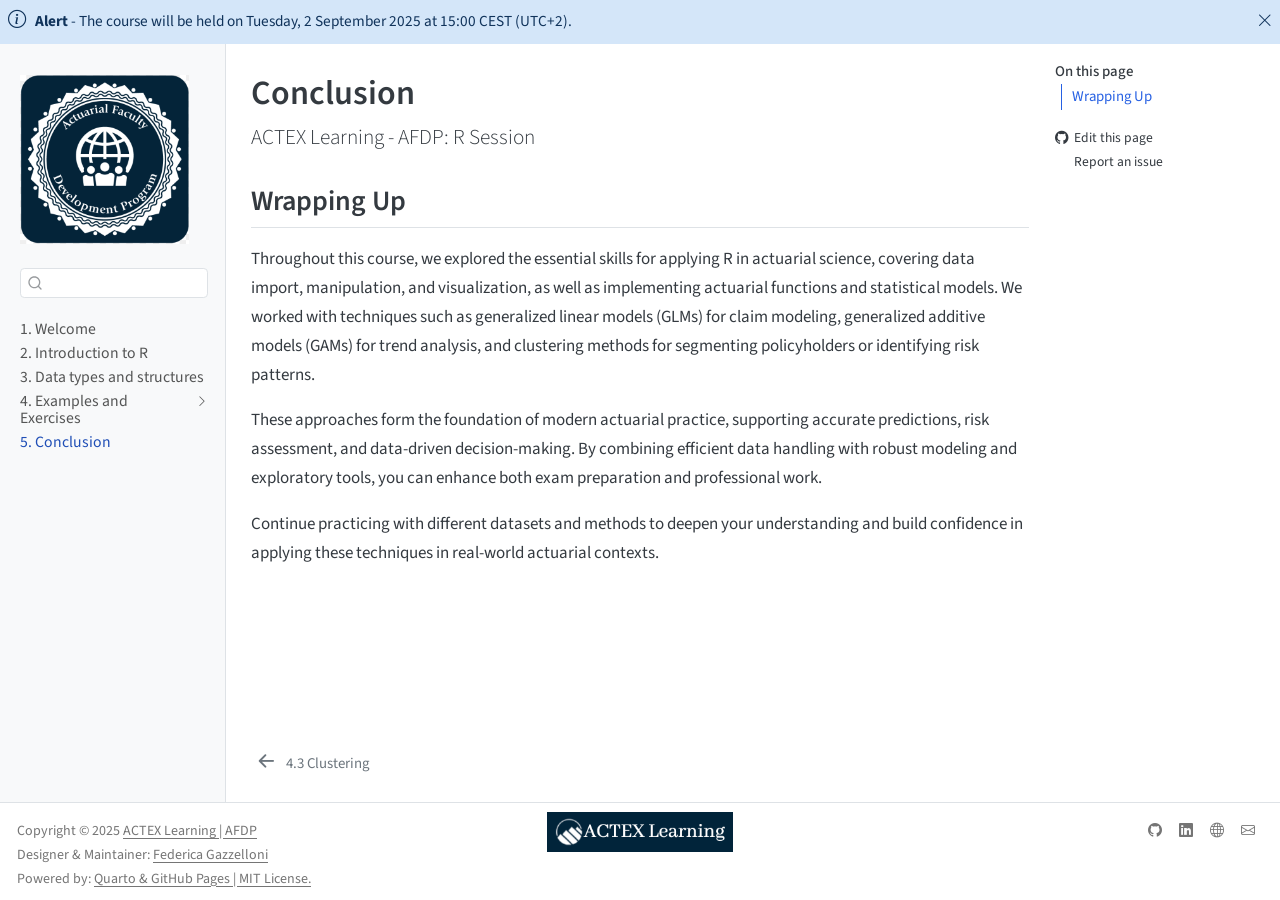
<file: 06_conclusion.html>
<!DOCTYPE html>
<html xmlns="http://www.w3.org/1999/xhtml" lang="en" xml:lang="en"><head>

<meta charset="utf-8">
<meta name="generator" content="quarto-1.8.25">

<meta name="viewport" content="width=device-width, initial-scale=1.0, user-scalable=yes">


<title>Conclusion – Introduction to R and Basic Data Analysis for Actuarial Science</title>
<style>
code{white-space: pre-wrap;}
span.smallcaps{font-variant: small-caps;}
div.columns{display: flex; gap: min(4vw, 1.5em);}
div.column{flex: auto; overflow-x: auto;}
div.hanging-indent{margin-left: 1.5em; text-indent: -1.5em;}
ul.task-list{list-style: none;}
ul.task-list li input[type="checkbox"] {
  width: 0.8em;
  margin: 0 0.8em 0.2em -1em; /* quarto-specific, see https://github.com/quarto-dev/quarto-cli/issues/4556 */ 
  vertical-align: middle;
}
</style>


<script src="site_libs/quarto-nav/quarto-nav.js"></script>
<script src="site_libs/quarto-nav/headroom.min.js"></script>
<script src="site_libs/clipboard/clipboard.min.js"></script>
<script src="site_libs/quarto-search/autocomplete.umd.js"></script>
<script src="site_libs/quarto-search/fuse.min.js"></script>
<script src="site_libs/quarto-search/quarto-search.js"></script>
<meta name="quarto:offset" content="./">
<link href="./05_clustering.html" rel="prev">
<link href="./images/actex_logo.png" rel="icon" type="image/png">
<script src="site_libs/quarto-html/quarto.js" type="module"></script>
<script src="site_libs/quarto-html/tabsets/tabsets.js" type="module"></script>
<script src="site_libs/quarto-html/axe/axe-check.js" type="module"></script>
<script src="site_libs/quarto-html/popper.min.js"></script>
<script src="site_libs/quarto-html/tippy.umd.min.js"></script>
<script src="site_libs/quarto-html/anchor.min.js"></script>
<link href="site_libs/quarto-html/tippy.css" rel="stylesheet">
<link href="site_libs/quarto-html/quarto-syntax-highlighting-065a5179aebd64318d7ea99d77b64a9e.css" rel="stylesheet" id="quarto-text-highlighting-styles">
<script src="site_libs/bootstrap/bootstrap.min.js"></script>
<link href="site_libs/bootstrap/bootstrap-icons.css" rel="stylesheet">
<link href="site_libs/bootstrap/bootstrap-3891b8e521420aa2320f7b813a295b9b.min.css" rel="stylesheet" append-hash="true" id="quarto-bootstrap" data-mode="light">
<script id="quarto-search-options" type="application/json">{
  "location": "sidebar",
  "copy-button": false,
  "collapse-after": 3,
  "panel-placement": "start",
  "type": "textbox",
  "limit": 50,
  "keyboard-shortcut": [
    "f",
    "/",
    "s"
  ],
  "show-item-context": false,
  "language": {
    "search-no-results-text": "No results",
    "search-matching-documents-text": "matching documents",
    "search-copy-link-title": "Copy link to search",
    "search-hide-matches-text": "Hide additional matches",
    "search-more-match-text": "more match in this document",
    "search-more-matches-text": "more matches in this document",
    "search-clear-button-title": "Clear",
    "search-text-placeholder": "",
    "search-detached-cancel-button-title": "Cancel",
    "search-submit-button-title": "Submit",
    "search-label": "Search"
  }
}</script>
<style>html{ scroll-behavior: smooth; }</style>


<meta property="og:title" content="Conclusion – Introduction to R and Basic Data Analysis for Actuarial Science">
<meta property="og:description" content="ACTEX Learning - AFDP: R Session">
<meta property="og:site_name" content="Introduction to R and Basic Data Analysis for Actuarial Science">
</head>

<body class="nav-sidebar docked quarto-light">

<div id="quarto-search-results"></div>
  <header id="quarto-header" class="headroom fixed-top">
  <nav class="quarto-secondary-nav">
    <div class="container-fluid d-flex">
      <button type="button" class="quarto-btn-toggle btn" data-bs-toggle="collapse" role="button" data-bs-target=".quarto-sidebar-collapse-item" aria-controls="quarto-sidebar" aria-expanded="false" aria-label="Toggle sidebar navigation" onclick="if (window.quartoToggleHeadroom) { window.quartoToggleHeadroom(); }">
        <i class="bi bi-layout-text-sidebar-reverse"></i>
      </button>
        <nav class="quarto-page-breadcrumbs" aria-label="breadcrumb"><ol class="breadcrumb"><li class="breadcrumb-item"><a href="./06_conclusion.html">5. Conclusion</a></li></ol></nav>
        <a class="flex-grow-1" role="navigation" data-bs-toggle="collapse" data-bs-target=".quarto-sidebar-collapse-item" aria-controls="quarto-sidebar" aria-expanded="false" aria-label="Toggle sidebar navigation" onclick="if (window.quartoToggleHeadroom) { window.quartoToggleHeadroom(); }">      
        </a>
      <button type="button" class="btn quarto-search-button" aria-label="Search" onclick="window.quartoOpenSearch();">
        <i class="bi bi-search"></i>
      </button>
    </div>
  </nav>
  <div id="quarto-announcement" data-announcement-id="b30fd8e6c0b58b58814d2edcb184038b" class="alert alert-primary hidden"><i class="bi bi-info-circle quarto-announcement-icon"></i><div class="quarto-announcement-content">
<p><strong>Alert</strong> - The course will be held on Tuesday, 2 September 2025 at 15:00 CEST (UTC+2).</p>
</div><i class="bi bi-x-lg quarto-announcement-action"></i></div>
</header>
<!-- content -->
<div id="quarto-content" class="quarto-container page-columns page-rows-contents page-layout-article">
<!-- sidebar -->
  <nav id="quarto-sidebar" class="sidebar collapse collapse-horizontal quarto-sidebar-collapse-item sidebar-navigation docked overflow-auto">
    <div class="pt-lg-2 mt-2 text-left sidebar-header">
      <a href="./index.html" class="sidebar-logo-link">
      <img src="./images/actex_logo.png" alt="" class="sidebar-logo light-content py-0 d-lg-inline d-none">
      <img src="./images/actex_logo.png" alt="" class="sidebar-logo dark-content py-0 d-lg-inline d-none">
      </a>
      </div>
        <div class="mt-2 flex-shrink-0 align-items-center">
        <div class="sidebar-search">
        <div id="quarto-search" class="" title="Search"></div>
        </div>
        </div>
    <div class="sidebar-menu-container"> 
    <ul class="list-unstyled mt-1">
        <li class="sidebar-item">
  <div class="sidebar-item-container"> 
  <a href="./index.html" class="sidebar-item-text sidebar-link">
 <span class="menu-text">1. Welcome</span></a>
  </div>
</li>
        <li class="sidebar-item">
  <div class="sidebar-item-container"> 
  <a href="./01_introduction_to_r.html" class="sidebar-item-text sidebar-link">
 <span class="menu-text">2. Introduction to R</span></a>
  </div>
</li>
        <li class="sidebar-item">
  <div class="sidebar-item-container"> 
  <a href="./02_data_types_and_structures.html" class="sidebar-item-text sidebar-link">
 <span class="menu-text">3. Data types and structures</span></a>
  </div>
</li>
        <li class="sidebar-item sidebar-item-section">
      <div class="sidebar-item-container"> 
            <a class="sidebar-item-text sidebar-link text-start collapsed" data-bs-toggle="collapse" data-bs-target="#quarto-sidebar-section-1" role="navigation" aria-expanded="false">
 <span class="menu-text">4. Examples and Exercises</span></a>
          <a class="sidebar-item-toggle text-start collapsed" data-bs-toggle="collapse" data-bs-target="#quarto-sidebar-section-1" role="navigation" aria-expanded="false" aria-label="Toggle section">
            <i class="bi bi-chevron-right ms-2"></i>
          </a> 
      </div>
      <ul id="quarto-sidebar-section-1" class="collapse list-unstyled sidebar-section depth1 ">  
          <li class="sidebar-item">
  <div class="sidebar-item-container"> 
  <a href="./03_data_manipulation_and_visualization.html" class="sidebar-item-text sidebar-link">
 <span class="menu-text">4.1 Data manipulation and visualization</span></a>
  </div>
</li>
          <li class="sidebar-item">
  <div class="sidebar-item-container"> 
  <a href="./04_predictive_modeling.html" class="sidebar-item-text sidebar-link">
 <span class="menu-text">4.2 Predictive modeling</span></a>
  </div>
</li>
          <li class="sidebar-item">
  <div class="sidebar-item-container"> 
  <a href="./05_clustering.html" class="sidebar-item-text sidebar-link">
 <span class="menu-text">4.3 Clustering</span></a>
  </div>
</li>
      </ul>
  </li>
        <li class="sidebar-item">
  <div class="sidebar-item-container"> 
  <a href="./06_conclusion.html" class="sidebar-item-text sidebar-link active">
 <span class="menu-text">5. Conclusion</span></a>
  </div>
</li>
    </ul>
    </div>
</nav>
<div id="quarto-sidebar-glass" class="quarto-sidebar-collapse-item" data-bs-toggle="collapse" data-bs-target=".quarto-sidebar-collapse-item"></div>
<!-- margin-sidebar -->
    <div id="quarto-margin-sidebar" class="sidebar margin-sidebar">
        <nav id="TOC" role="doc-toc" class="toc-active">
    <h2 id="toc-title">On this page</h2>
   
  <ul>
  <li><a href="#wrapping-up" id="toc-wrapping-up" class="nav-link active" data-scroll-target="#wrapping-up">Wrapping Up</a></li>
  </ul>
<div class="toc-actions"><ul><li><a href="https://github.com/Fgazzelloni/ACTEX_2025/edit/main/06_conclusion.qmd" class="toc-action"><i class="bi bi-github"></i>Edit this page</a></li><li><a href="https://github.com/Fgazzelloni/ACTEX_2025/issues/new" class="toc-action"><i class="bi empty"></i>Report an issue</a></li></ul></div></nav>
    </div>
<!-- main -->
<main class="content" id="quarto-document-content">

<header id="title-block-header" class="quarto-title-block default">
<div class="quarto-title">
<h1 class="title">Conclusion</h1>
<p class="subtitle lead">ACTEX Learning - AFDP: R Session</p>
</div>



<div class="quarto-title-meta">

    
  
    
  </div>
  


</header>


<section id="wrapping-up" class="level2">
<h2 class="anchored" data-anchor-id="wrapping-up">Wrapping Up</h2>
<p>Throughout this course, we explored the essential skills for applying R in actuarial science, covering data import, manipulation, and visualization, as well as implementing actuarial functions and statistical models. We worked with techniques such as generalized linear models (GLMs) for claim modeling, generalized additive models (GAMs) for trend analysis, and clustering methods for segmenting policyholders or identifying risk patterns.</p>
<p>These approaches form the foundation of modern actuarial practice, supporting accurate predictions, risk assessment, and data-driven decision-making. By combining efficient data handling with robust modeling and exploratory tools, you can enhance both exam preparation and professional work.</p>
<p>Continue practicing with different datasets and methods to deepen your understanding and build confidence in applying these techniques in real-world actuarial contexts.</p>


</section>

<a onclick="window.scrollTo(0, 0); return false;" role="button" id="quarto-back-to-top"><i class="bi bi-arrow-up"></i> Back to top</a></main> <!-- /main -->
<script id="quarto-html-after-body" type="application/javascript">
  window.document.addEventListener("DOMContentLoaded", function (event) {
    const icon = "";
    const anchorJS = new window.AnchorJS();
    anchorJS.options = {
      placement: 'right',
      icon: icon
    };
    anchorJS.add('.anchored');
    const isCodeAnnotation = (el) => {
      for (const clz of el.classList) {
        if (clz.startsWith('code-annotation-')) {                     
          return true;
        }
      }
      return false;
    }
    const onCopySuccess = function(e) {
      // button target
      const button = e.trigger;
      // don't keep focus
      button.blur();
      // flash "checked"
      button.classList.add('code-copy-button-checked');
      var currentTitle = button.getAttribute("title");
      button.setAttribute("title", "Copied!");
      let tooltip;
      if (window.bootstrap) {
        button.setAttribute("data-bs-toggle", "tooltip");
        button.setAttribute("data-bs-placement", "left");
        button.setAttribute("data-bs-title", "Copied!");
        tooltip = new bootstrap.Tooltip(button, 
          { trigger: "manual", 
            customClass: "code-copy-button-tooltip",
            offset: [0, -8]});
        tooltip.show();    
      }
      setTimeout(function() {
        if (tooltip) {
          tooltip.hide();
          button.removeAttribute("data-bs-title");
          button.removeAttribute("data-bs-toggle");
          button.removeAttribute("data-bs-placement");
        }
        button.setAttribute("title", currentTitle);
        button.classList.remove('code-copy-button-checked');
      }, 1000);
      // clear code selection
      e.clearSelection();
    }
    const getTextToCopy = function(trigger) {
      const outerScaffold = trigger.parentElement.cloneNode(true);
      const codeEl = outerScaffold.querySelector('code');
      for (const childEl of codeEl.children) {
        if (isCodeAnnotation(childEl)) {
          childEl.remove();
        }
      }
      return codeEl.innerText;
    }
    const clipboard = new window.ClipboardJS('.code-copy-button:not([data-in-quarto-modal])', {
      text: getTextToCopy
    });
    clipboard.on('success', onCopySuccess);
    if (window.document.getElementById('quarto-embedded-source-code-modal')) {
      const clipboardModal = new window.ClipboardJS('.code-copy-button[data-in-quarto-modal]', {
        text: getTextToCopy,
        container: window.document.getElementById('quarto-embedded-source-code-modal')
      });
      clipboardModal.on('success', onCopySuccess);
    }
      var localhostRegex = new RegExp(/^(?:http|https):\/\/localhost\:?[0-9]*\//);
      var mailtoRegex = new RegExp(/^mailto:/);
        var filterRegex = new RegExp("https:\/\/bookdown\.org\/federicagazzelloni\/ACTEX_2025\/");
      var isInternal = (href) => {
          return filterRegex.test(href) || localhostRegex.test(href) || mailtoRegex.test(href);
      }
      // Inspect non-navigation links and adorn them if external
     var links = window.document.querySelectorAll('a[href]:not(.nav-link):not(.navbar-brand):not(.toc-action):not(.sidebar-link):not(.sidebar-item-toggle):not(.pagination-link):not(.no-external):not([aria-hidden]):not(.dropdown-item):not(.quarto-navigation-tool):not(.about-link)');
      for (var i=0; i<links.length; i++) {
        const link = links[i];
        if (!isInternal(link.href)) {
          // undo the damage that might have been done by quarto-nav.js in the case of
          // links that we want to consider external
          if (link.dataset.originalHref !== undefined) {
            link.href = link.dataset.originalHref;
          }
            // target, if specified
            link.setAttribute("target", "_blank");
            if (link.getAttribute("rel") === null) {
              link.setAttribute("rel", "noopener");
            }
        }
      }
    function tippyHover(el, contentFn, onTriggerFn, onUntriggerFn) {
      const config = {
        allowHTML: true,
        maxWidth: 500,
        delay: 100,
        arrow: false,
        appendTo: function(el) {
            return el.parentElement;
        },
        interactive: true,
        interactiveBorder: 10,
        theme: 'quarto',
        placement: 'bottom-start',
      };
      if (contentFn) {
        config.content = contentFn;
      }
      if (onTriggerFn) {
        config.onTrigger = onTriggerFn;
      }
      if (onUntriggerFn) {
        config.onUntrigger = onUntriggerFn;
      }
      window.tippy(el, config); 
    }
    const noterefs = window.document.querySelectorAll('a[role="doc-noteref"]');
    for (var i=0; i<noterefs.length; i++) {
      const ref = noterefs[i];
      tippyHover(ref, function() {
        // use id or data attribute instead here
        let href = ref.getAttribute('data-footnote-href') || ref.getAttribute('href');
        try { href = new URL(href).hash; } catch {}
        const id = href.replace(/^#\/?/, "");
        const note = window.document.getElementById(id);
        if (note) {
          return note.innerHTML;
        } else {
          return "";
        }
      });
    }
    const xrefs = window.document.querySelectorAll('a.quarto-xref');
    const processXRef = (id, note) => {
      // Strip column container classes
      const stripColumnClz = (el) => {
        el.classList.remove("page-full", "page-columns");
        if (el.children) {
          for (const child of el.children) {
            stripColumnClz(child);
          }
        }
      }
      stripColumnClz(note)
      if (id === null || id.startsWith('sec-')) {
        // Special case sections, only their first couple elements
        const container = document.createElement("div");
        if (note.children && note.children.length > 2) {
          container.appendChild(note.children[0].cloneNode(true));
          for (let i = 1; i < note.children.length; i++) {
            const child = note.children[i];
            if (child.tagName === "P" && child.innerText === "") {
              continue;
            } else {
              container.appendChild(child.cloneNode(true));
              break;
            }
          }
          if (window.Quarto?.typesetMath) {
            window.Quarto.typesetMath(container);
          }
          return container.innerHTML
        } else {
          if (window.Quarto?.typesetMath) {
            window.Quarto.typesetMath(note);
          }
          return note.innerHTML;
        }
      } else {
        // Remove any anchor links if they are present
        const anchorLink = note.querySelector('a.anchorjs-link');
        if (anchorLink) {
          anchorLink.remove();
        }
        if (window.Quarto?.typesetMath) {
          window.Quarto.typesetMath(note);
        }
        if (note.classList.contains("callout")) {
          return note.outerHTML;
        } else {
          return note.innerHTML;
        }
      }
    }
    for (var i=0; i<xrefs.length; i++) {
      const xref = xrefs[i];
      tippyHover(xref, undefined, function(instance) {
        instance.disable();
        let url = xref.getAttribute('href');
        let hash = undefined; 
        if (url.startsWith('#')) {
          hash = url;
        } else {
          try { hash = new URL(url).hash; } catch {}
        }
        if (hash) {
          const id = hash.replace(/^#\/?/, "");
          const note = window.document.getElementById(id);
          if (note !== null) {
            try {
              const html = processXRef(id, note.cloneNode(true));
              instance.setContent(html);
            } finally {
              instance.enable();
              instance.show();
            }
          } else {
            // See if we can fetch this
            fetch(url.split('#')[0])
            .then(res => res.text())
            .then(html => {
              const parser = new DOMParser();
              const htmlDoc = parser.parseFromString(html, "text/html");
              const note = htmlDoc.getElementById(id);
              if (note !== null) {
                const html = processXRef(id, note);
                instance.setContent(html);
              } 
            }).finally(() => {
              instance.enable();
              instance.show();
            });
          }
        } else {
          // See if we can fetch a full url (with no hash to target)
          // This is a special case and we should probably do some content thinning / targeting
          fetch(url)
          .then(res => res.text())
          .then(html => {
            const parser = new DOMParser();
            const htmlDoc = parser.parseFromString(html, "text/html");
            const note = htmlDoc.querySelector('main.content');
            if (note !== null) {
              // This should only happen for chapter cross references
              // (since there is no id in the URL)
              // remove the first header
              if (note.children.length > 0 && note.children[0].tagName === "HEADER") {
                note.children[0].remove();
              }
              const html = processXRef(null, note);
              instance.setContent(html);
            } 
          }).finally(() => {
            instance.enable();
            instance.show();
          });
        }
      }, function(instance) {
      });
    }
        let selectedAnnoteEl;
        const selectorForAnnotation = ( cell, annotation) => {
          let cellAttr = 'data-code-cell="' + cell + '"';
          let lineAttr = 'data-code-annotation="' +  annotation + '"';
          const selector = 'span[' + cellAttr + '][' + lineAttr + ']';
          return selector;
        }
        const selectCodeLines = (annoteEl) => {
          const doc = window.document;
          const targetCell = annoteEl.getAttribute("data-target-cell");
          const targetAnnotation = annoteEl.getAttribute("data-target-annotation");
          const annoteSpan = window.document.querySelector(selectorForAnnotation(targetCell, targetAnnotation));
          const lines = annoteSpan.getAttribute("data-code-lines").split(",");
          const lineIds = lines.map((line) => {
            return targetCell + "-" + line;
          })
          let top = null;
          let height = null;
          let parent = null;
          if (lineIds.length > 0) {
              //compute the position of the single el (top and bottom and make a div)
              const el = window.document.getElementById(lineIds[0]);
              top = el.offsetTop;
              height = el.offsetHeight;
              parent = el.parentElement.parentElement;
            if (lineIds.length > 1) {
              const lastEl = window.document.getElementById(lineIds[lineIds.length - 1]);
              const bottom = lastEl.offsetTop + lastEl.offsetHeight;
              height = bottom - top;
            }
            if (top !== null && height !== null && parent !== null) {
              // cook up a div (if necessary) and position it 
              let div = window.document.getElementById("code-annotation-line-highlight");
              if (div === null) {
                div = window.document.createElement("div");
                div.setAttribute("id", "code-annotation-line-highlight");
                div.style.position = 'absolute';
                parent.appendChild(div);
              }
              div.style.top = top - 2 + "px";
              div.style.height = height + 4 + "px";
              div.style.left = 0;
              let gutterDiv = window.document.getElementById("code-annotation-line-highlight-gutter");
              if (gutterDiv === null) {
                gutterDiv = window.document.createElement("div");
                gutterDiv.setAttribute("id", "code-annotation-line-highlight-gutter");
                gutterDiv.style.position = 'absolute';
                const codeCell = window.document.getElementById(targetCell);
                const gutter = codeCell.querySelector('.code-annotation-gutter');
                gutter.appendChild(gutterDiv);
              }
              gutterDiv.style.top = top - 2 + "px";
              gutterDiv.style.height = height + 4 + "px";
            }
            selectedAnnoteEl = annoteEl;
          }
        };
        const unselectCodeLines = () => {
          const elementsIds = ["code-annotation-line-highlight", "code-annotation-line-highlight-gutter"];
          elementsIds.forEach((elId) => {
            const div = window.document.getElementById(elId);
            if (div) {
              div.remove();
            }
          });
          selectedAnnoteEl = undefined;
        };
          // Handle positioning of the toggle
      window.addEventListener(
        "resize",
        throttle(() => {
          elRect = undefined;
          if (selectedAnnoteEl) {
            selectCodeLines(selectedAnnoteEl);
          }
        }, 10)
      );
      function throttle(fn, ms) {
      let throttle = false;
      let timer;
        return (...args) => {
          if(!throttle) { // first call gets through
              fn.apply(this, args);
              throttle = true;
          } else { // all the others get throttled
              if(timer) clearTimeout(timer); // cancel #2
              timer = setTimeout(() => {
                fn.apply(this, args);
                timer = throttle = false;
              }, ms);
          }
        };
      }
        // Attach click handler to the DT
        const annoteDls = window.document.querySelectorAll('dt[data-target-cell]');
        for (const annoteDlNode of annoteDls) {
          annoteDlNode.addEventListener('click', (event) => {
            const clickedEl = event.target;
            if (clickedEl !== selectedAnnoteEl) {
              unselectCodeLines();
              const activeEl = window.document.querySelector('dt[data-target-cell].code-annotation-active');
              if (activeEl) {
                activeEl.classList.remove('code-annotation-active');
              }
              selectCodeLines(clickedEl);
              clickedEl.classList.add('code-annotation-active');
            } else {
              // Unselect the line
              unselectCodeLines();
              clickedEl.classList.remove('code-annotation-active');
            }
          });
        }
    const findCites = (el) => {
      const parentEl = el.parentElement;
      if (parentEl) {
        const cites = parentEl.dataset.cites;
        if (cites) {
          return {
            el,
            cites: cites.split(' ')
          };
        } else {
          return findCites(el.parentElement)
        }
      } else {
        return undefined;
      }
    };
    var bibliorefs = window.document.querySelectorAll('a[role="doc-biblioref"]');
    for (var i=0; i<bibliorefs.length; i++) {
      const ref = bibliorefs[i];
      const citeInfo = findCites(ref);
      if (citeInfo) {
        tippyHover(citeInfo.el, function() {
          var popup = window.document.createElement('div');
          citeInfo.cites.forEach(function(cite) {
            var citeDiv = window.document.createElement('div');
            citeDiv.classList.add('hanging-indent');
            citeDiv.classList.add('csl-entry');
            var biblioDiv = window.document.getElementById('ref-' + cite);
            if (biblioDiv) {
              citeDiv.innerHTML = biblioDiv.innerHTML;
            }
            popup.appendChild(citeDiv);
          });
          return popup.innerHTML;
        });
      }
    }
  });
  </script>
<nav class="page-navigation">
  <div class="nav-page nav-page-previous">
      <a href="./05_clustering.html" class="pagination-link" aria-label="4.3 Clustering">
        <i class="bi bi-arrow-left-short"></i> <span class="nav-page-text">4.3 Clustering</span>
      </a>          
  </div>
  <div class="nav-page nav-page-next">
  </div>
</nav>
</div> <!-- /content -->
<footer class="footer">
  <div class="nav-footer">
    <div class="nav-footer-left">
<p>Copyright © 2025 <a href="https://www.actexlearning.com/">ACTEX Learning | AFDP</a><br> Designer &amp; Maintainer: <a href="https://github.com/Fgazzelloni">Federica Gazzelloni</a><br> Powered by: <a href="https://quarto.org/">Quarto &amp; GitHub Pages | </a><a href="./LICENSE.html">MIT License.</a></p>
</div>   
    <div class="nav-footer-center">
<p><a href="https://www.actexlearning.com/" target="_blank"> <img src="images/actex_logo2.png" alt="ACTEX Logo" style="height:40px;"> </a></p>
<div class="toc-actions d-sm-block d-md-none"><ul><li><a href="https://github.com/Fgazzelloni/ACTEX_2025/edit/main/06_conclusion.qmd" class="toc-action"><i class="bi bi-github"></i>Edit this page</a></li><li><a href="https://github.com/Fgazzelloni/ACTEX_2025/issues/new" class="toc-action"><i class="bi empty"></i>Report an issue</a></li></ul></div></div>
    <div class="nav-footer-right">
      <ul class="footer-items list-unstyled">
    <li class="nav-item compact">
    <a class="nav-link" href="https://github.com/Fgazzelloni/ACTEX_2025">
      <i class="bi bi-github" role="img">
</i> 
    </a>
  </li>  
    <li class="nav-item compact">
    <a class="nav-link" href="https://www.linkedin.com/company/actexlearning">
      <i class="bi bi-linkedin" role="img">
</i> 
    </a>
  </li>  
    <li class="nav-item compact">
    <a class="nav-link" href="https://www.actuarialuniversity.com/">
      <i class="bi bi-globe" role="img">
</i> 
    </a>
  </li>  
    <li class="nav-item compact">
    <a class="nav-link" href="mailto:fede.gazzelloni@gmail.com">
      <i class="bi bi-envelope" role="img">
</i> 
    </a>
  </li>  
</ul>
    </div>
  </div>
</footer>




<script src="site_libs/quarto-html/zenscroll-min.js"></script>
</body></html>
</file>
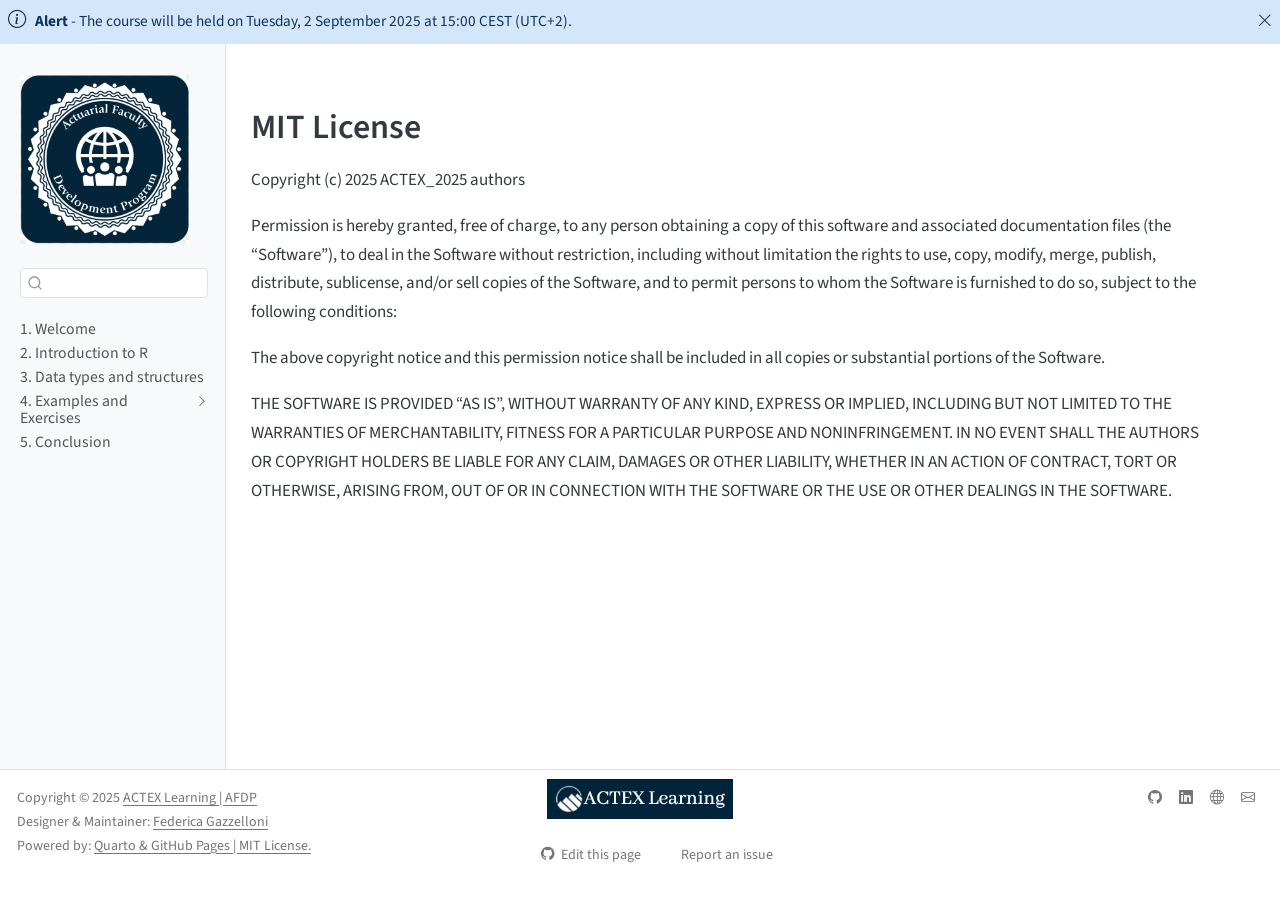
<file: LICENSE.html>
<!DOCTYPE html>
<html xmlns="http://www.w3.org/1999/xhtml" lang="en" xml:lang="en"><head>

<meta charset="utf-8">
<meta name="generator" content="quarto-1.8.25">

<meta name="viewport" content="width=device-width, initial-scale=1.0, user-scalable=yes">


<title>license – Introduction to R and Basic Data Analysis for Actuarial Science</title>
<style>
code{white-space: pre-wrap;}
span.smallcaps{font-variant: small-caps;}
div.columns{display: flex; gap: min(4vw, 1.5em);}
div.column{flex: auto; overflow-x: auto;}
div.hanging-indent{margin-left: 1.5em; text-indent: -1.5em;}
ul.task-list{list-style: none;}
ul.task-list li input[type="checkbox"] {
  width: 0.8em;
  margin: 0 0.8em 0.2em -1em; /* quarto-specific, see https://github.com/quarto-dev/quarto-cli/issues/4556 */ 
  vertical-align: middle;
}
</style>


<script src="site_libs/quarto-nav/quarto-nav.js"></script>
<script src="site_libs/quarto-nav/headroom.min.js"></script>
<script src="site_libs/clipboard/clipboard.min.js"></script>
<script src="site_libs/quarto-search/autocomplete.umd.js"></script>
<script src="site_libs/quarto-search/fuse.min.js"></script>
<script src="site_libs/quarto-search/quarto-search.js"></script>
<meta name="quarto:offset" content="./">
<link href="./images/actex_logo.png" rel="icon" type="image/png">
<script src="site_libs/quarto-html/quarto.js" type="module"></script>
<script src="site_libs/quarto-html/tabsets/tabsets.js" type="module"></script>
<script src="site_libs/quarto-html/axe/axe-check.js" type="module"></script>
<script src="site_libs/quarto-html/popper.min.js"></script>
<script src="site_libs/quarto-html/tippy.umd.min.js"></script>
<script src="site_libs/quarto-html/anchor.min.js"></script>
<link href="site_libs/quarto-html/tippy.css" rel="stylesheet">
<link href="site_libs/quarto-html/quarto-syntax-highlighting-065a5179aebd64318d7ea99d77b64a9e.css" rel="stylesheet" id="quarto-text-highlighting-styles">
<script src="site_libs/bootstrap/bootstrap.min.js"></script>
<link href="site_libs/bootstrap/bootstrap-icons.css" rel="stylesheet">
<link href="site_libs/bootstrap/bootstrap-3891b8e521420aa2320f7b813a295b9b.min.css" rel="stylesheet" append-hash="true" id="quarto-bootstrap" data-mode="light">
<script id="quarto-search-options" type="application/json">{
  "location": "sidebar",
  "copy-button": false,
  "collapse-after": 3,
  "panel-placement": "start",
  "type": "textbox",
  "limit": 50,
  "keyboard-shortcut": [
    "f",
    "/",
    "s"
  ],
  "show-item-context": false,
  "language": {
    "search-no-results-text": "No results",
    "search-matching-documents-text": "matching documents",
    "search-copy-link-title": "Copy link to search",
    "search-hide-matches-text": "Hide additional matches",
    "search-more-match-text": "more match in this document",
    "search-more-matches-text": "more matches in this document",
    "search-clear-button-title": "Clear",
    "search-text-placeholder": "",
    "search-detached-cancel-button-title": "Cancel",
    "search-submit-button-title": "Submit",
    "search-label": "Search"
  }
}</script>
<style>html{ scroll-behavior: smooth; }</style>


<meta property="og:title" content="Introduction to R and Basic Data Analysis for Actuarial Science">
<meta property="og:description" content="">
<meta property="og:site_name" content="Introduction to R and Basic Data Analysis for Actuarial Science">
</head>

<body class="nav-sidebar docked fullcontent quarto-light">

<div id="quarto-search-results"></div>
  <header id="quarto-header" class="headroom fixed-top">
  <nav class="quarto-secondary-nav">
    <div class="container-fluid d-flex">
      <button type="button" class="quarto-btn-toggle btn" data-bs-toggle="collapse" role="button" data-bs-target=".quarto-sidebar-collapse-item" aria-controls="quarto-sidebar" aria-expanded="false" aria-label="Toggle sidebar navigation" onclick="if (window.quartoToggleHeadroom) { window.quartoToggleHeadroom(); }">
        <i class="bi bi-layout-text-sidebar-reverse"></i>
      </button>
        <nav class="quarto-page-breadcrumbs" aria-label="breadcrumb"><ol class="breadcrumb"></ol></nav>
        <a class="flex-grow-1" role="navigation" data-bs-toggle="collapse" data-bs-target=".quarto-sidebar-collapse-item" aria-controls="quarto-sidebar" aria-expanded="false" aria-label="Toggle sidebar navigation" onclick="if (window.quartoToggleHeadroom) { window.quartoToggleHeadroom(); }">      
        </a>
      <button type="button" class="btn quarto-search-button" aria-label="Search" onclick="window.quartoOpenSearch();">
        <i class="bi bi-search"></i>
      </button>
    </div>
  </nav>
  <div id="quarto-announcement" data-announcement-id="b30fd8e6c0b58b58814d2edcb184038b" class="alert alert-primary hidden"><i class="bi bi-info-circle quarto-announcement-icon"></i><div class="quarto-announcement-content">
<p><strong>Alert</strong> - The course will be held on Tuesday, 2 September 2025 at 15:00 CEST (UTC+2).</p>
</div><i class="bi bi-x-lg quarto-announcement-action"></i></div>
</header>
<!-- content -->
<div id="quarto-content" class="quarto-container page-columns page-rows-contents page-layout-article">
<!-- sidebar -->
  <nav id="quarto-sidebar" class="sidebar collapse collapse-horizontal quarto-sidebar-collapse-item sidebar-navigation docked overflow-auto">
    <div class="pt-lg-2 mt-2 text-left sidebar-header">
      <a href="./index.html" class="sidebar-logo-link">
      <img src="./images/actex_logo.png" alt="" class="sidebar-logo light-content py-0 d-lg-inline d-none">
      <img src="./images/actex_logo.png" alt="" class="sidebar-logo dark-content py-0 d-lg-inline d-none">
      </a>
      </div>
        <div class="mt-2 flex-shrink-0 align-items-center">
        <div class="sidebar-search">
        <div id="quarto-search" class="" title="Search"></div>
        </div>
        </div>
    <div class="sidebar-menu-container"> 
    <ul class="list-unstyled mt-1">
        <li class="sidebar-item">
  <div class="sidebar-item-container"> 
  <a href="./index.html" class="sidebar-item-text sidebar-link">
 <span class="menu-text">1. Welcome</span></a>
  </div>
</li>
        <li class="sidebar-item">
  <div class="sidebar-item-container"> 
  <a href="./01_introduction_to_r.html" class="sidebar-item-text sidebar-link">
 <span class="menu-text">2. Introduction to R</span></a>
  </div>
</li>
        <li class="sidebar-item">
  <div class="sidebar-item-container"> 
  <a href="./02_data_types_and_structures.html" class="sidebar-item-text sidebar-link">
 <span class="menu-text">3. Data types and structures</span></a>
  </div>
</li>
        <li class="sidebar-item sidebar-item-section">
      <div class="sidebar-item-container"> 
            <a class="sidebar-item-text sidebar-link text-start collapsed" data-bs-toggle="collapse" data-bs-target="#quarto-sidebar-section-1" role="navigation" aria-expanded="false">
 <span class="menu-text">4. Examples and Exercises</span></a>
          <a class="sidebar-item-toggle text-start collapsed" data-bs-toggle="collapse" data-bs-target="#quarto-sidebar-section-1" role="navigation" aria-expanded="false" aria-label="Toggle section">
            <i class="bi bi-chevron-right ms-2"></i>
          </a> 
      </div>
      <ul id="quarto-sidebar-section-1" class="collapse list-unstyled sidebar-section depth1 ">  
          <li class="sidebar-item">
  <div class="sidebar-item-container"> 
  <a href="./03_data_manipulation_and_visualization.html" class="sidebar-item-text sidebar-link">
 <span class="menu-text">4.1 Data manipulation and visualization</span></a>
  </div>
</li>
          <li class="sidebar-item">
  <div class="sidebar-item-container"> 
  <a href="./04_predictive_modeling.html" class="sidebar-item-text sidebar-link">
 <span class="menu-text">4.2 Predictive modeling</span></a>
  </div>
</li>
          <li class="sidebar-item">
  <div class="sidebar-item-container"> 
  <a href="./05_clustering.html" class="sidebar-item-text sidebar-link">
 <span class="menu-text">4.3 Clustering</span></a>
  </div>
</li>
      </ul>
  </li>
        <li class="sidebar-item">
  <div class="sidebar-item-container"> 
  <a href="./06_conclusion.html" class="sidebar-item-text sidebar-link">
 <span class="menu-text">5. Conclusion</span></a>
  </div>
</li>
    </ul>
    </div>
</nav>
<div id="quarto-sidebar-glass" class="quarto-sidebar-collapse-item" data-bs-toggle="collapse" data-bs-target=".quarto-sidebar-collapse-item"></div>
<!-- margin-sidebar -->
    
<!-- main -->
<main class="content" id="quarto-document-content"><header id="title-block-header" class="quarto-title-block"></header>




<section id="mit-license" class="level1">
<h1>MIT License</h1>
<p>Copyright (c) 2025 ACTEX_2025 authors</p>
<p>Permission is hereby granted, free of charge, to any person obtaining a copy of this software and associated documentation files (the “Software”), to deal in the Software without restriction, including without limitation the rights to use, copy, modify, merge, publish, distribute, sublicense, and/or sell copies of the Software, and to permit persons to whom the Software is furnished to do so, subject to the following conditions:</p>
<p>The above copyright notice and this permission notice shall be included in all copies or substantial portions of the Software.</p>
<p>THE SOFTWARE IS PROVIDED “AS IS”, WITHOUT WARRANTY OF ANY KIND, EXPRESS OR IMPLIED, INCLUDING BUT NOT LIMITED TO THE WARRANTIES OF MERCHANTABILITY, FITNESS FOR A PARTICULAR PURPOSE AND NONINFRINGEMENT. IN NO EVENT SHALL THE AUTHORS OR COPYRIGHT HOLDERS BE LIABLE FOR ANY CLAIM, DAMAGES OR OTHER LIABILITY, WHETHER IN AN ACTION OF CONTRACT, TORT OR OTHERWISE, ARISING FROM, OUT OF OR IN CONNECTION WITH THE SOFTWARE OR THE USE OR OTHER DEALINGS IN THE SOFTWARE.</p>


</section>

<a onclick="window.scrollTo(0, 0); return false;" role="button" id="quarto-back-to-top"><i class="bi bi-arrow-up"></i> Back to top</a></main> <!-- /main -->
<script id="quarto-html-after-body" type="application/javascript">
  window.document.addEventListener("DOMContentLoaded", function (event) {
    const icon = "";
    const anchorJS = new window.AnchorJS();
    anchorJS.options = {
      placement: 'right',
      icon: icon
    };
    anchorJS.add('.anchored');
    const isCodeAnnotation = (el) => {
      for (const clz of el.classList) {
        if (clz.startsWith('code-annotation-')) {                     
          return true;
        }
      }
      return false;
    }
    const onCopySuccess = function(e) {
      // button target
      const button = e.trigger;
      // don't keep focus
      button.blur();
      // flash "checked"
      button.classList.add('code-copy-button-checked');
      var currentTitle = button.getAttribute("title");
      button.setAttribute("title", "Copied!");
      let tooltip;
      if (window.bootstrap) {
        button.setAttribute("data-bs-toggle", "tooltip");
        button.setAttribute("data-bs-placement", "left");
        button.setAttribute("data-bs-title", "Copied!");
        tooltip = new bootstrap.Tooltip(button, 
          { trigger: "manual", 
            customClass: "code-copy-button-tooltip",
            offset: [0, -8]});
        tooltip.show();    
      }
      setTimeout(function() {
        if (tooltip) {
          tooltip.hide();
          button.removeAttribute("data-bs-title");
          button.removeAttribute("data-bs-toggle");
          button.removeAttribute("data-bs-placement");
        }
        button.setAttribute("title", currentTitle);
        button.classList.remove('code-copy-button-checked');
      }, 1000);
      // clear code selection
      e.clearSelection();
    }
    const getTextToCopy = function(trigger) {
      const outerScaffold = trigger.parentElement.cloneNode(true);
      const codeEl = outerScaffold.querySelector('code');
      for (const childEl of codeEl.children) {
        if (isCodeAnnotation(childEl)) {
          childEl.remove();
        }
      }
      return codeEl.innerText;
    }
    const clipboard = new window.ClipboardJS('.code-copy-button:not([data-in-quarto-modal])', {
      text: getTextToCopy
    });
    clipboard.on('success', onCopySuccess);
    if (window.document.getElementById('quarto-embedded-source-code-modal')) {
      const clipboardModal = new window.ClipboardJS('.code-copy-button[data-in-quarto-modal]', {
        text: getTextToCopy,
        container: window.document.getElementById('quarto-embedded-source-code-modal')
      });
      clipboardModal.on('success', onCopySuccess);
    }
      var localhostRegex = new RegExp(/^(?:http|https):\/\/localhost\:?[0-9]*\//);
      var mailtoRegex = new RegExp(/^mailto:/);
        var filterRegex = new RegExp("https:\/\/bookdown\.org\/federicagazzelloni\/ACTEX_2025\/");
      var isInternal = (href) => {
          return filterRegex.test(href) || localhostRegex.test(href) || mailtoRegex.test(href);
      }
      // Inspect non-navigation links and adorn them if external
     var links = window.document.querySelectorAll('a[href]:not(.nav-link):not(.navbar-brand):not(.toc-action):not(.sidebar-link):not(.sidebar-item-toggle):not(.pagination-link):not(.no-external):not([aria-hidden]):not(.dropdown-item):not(.quarto-navigation-tool):not(.about-link)');
      for (var i=0; i<links.length; i++) {
        const link = links[i];
        if (!isInternal(link.href)) {
          // undo the damage that might have been done by quarto-nav.js in the case of
          // links that we want to consider external
          if (link.dataset.originalHref !== undefined) {
            link.href = link.dataset.originalHref;
          }
            // target, if specified
            link.setAttribute("target", "_blank");
            if (link.getAttribute("rel") === null) {
              link.setAttribute("rel", "noopener");
            }
        }
      }
    function tippyHover(el, contentFn, onTriggerFn, onUntriggerFn) {
      const config = {
        allowHTML: true,
        maxWidth: 500,
        delay: 100,
        arrow: false,
        appendTo: function(el) {
            return el.parentElement;
        },
        interactive: true,
        interactiveBorder: 10,
        theme: 'quarto',
        placement: 'bottom-start',
      };
      if (contentFn) {
        config.content = contentFn;
      }
      if (onTriggerFn) {
        config.onTrigger = onTriggerFn;
      }
      if (onUntriggerFn) {
        config.onUntrigger = onUntriggerFn;
      }
      window.tippy(el, config); 
    }
    const noterefs = window.document.querySelectorAll('a[role="doc-noteref"]');
    for (var i=0; i<noterefs.length; i++) {
      const ref = noterefs[i];
      tippyHover(ref, function() {
        // use id or data attribute instead here
        let href = ref.getAttribute('data-footnote-href') || ref.getAttribute('href');
        try { href = new URL(href).hash; } catch {}
        const id = href.replace(/^#\/?/, "");
        const note = window.document.getElementById(id);
        if (note) {
          return note.innerHTML;
        } else {
          return "";
        }
      });
    }
    const xrefs = window.document.querySelectorAll('a.quarto-xref');
    const processXRef = (id, note) => {
      // Strip column container classes
      const stripColumnClz = (el) => {
        el.classList.remove("page-full", "page-columns");
        if (el.children) {
          for (const child of el.children) {
            stripColumnClz(child);
          }
        }
      }
      stripColumnClz(note)
      if (id === null || id.startsWith('sec-')) {
        // Special case sections, only their first couple elements
        const container = document.createElement("div");
        if (note.children && note.children.length > 2) {
          container.appendChild(note.children[0].cloneNode(true));
          for (let i = 1; i < note.children.length; i++) {
            const child = note.children[i];
            if (child.tagName === "P" && child.innerText === "") {
              continue;
            } else {
              container.appendChild(child.cloneNode(true));
              break;
            }
          }
          if (window.Quarto?.typesetMath) {
            window.Quarto.typesetMath(container);
          }
          return container.innerHTML
        } else {
          if (window.Quarto?.typesetMath) {
            window.Quarto.typesetMath(note);
          }
          return note.innerHTML;
        }
      } else {
        // Remove any anchor links if they are present
        const anchorLink = note.querySelector('a.anchorjs-link');
        if (anchorLink) {
          anchorLink.remove();
        }
        if (window.Quarto?.typesetMath) {
          window.Quarto.typesetMath(note);
        }
        if (note.classList.contains("callout")) {
          return note.outerHTML;
        } else {
          return note.innerHTML;
        }
      }
    }
    for (var i=0; i<xrefs.length; i++) {
      const xref = xrefs[i];
      tippyHover(xref, undefined, function(instance) {
        instance.disable();
        let url = xref.getAttribute('href');
        let hash = undefined; 
        if (url.startsWith('#')) {
          hash = url;
        } else {
          try { hash = new URL(url).hash; } catch {}
        }
        if (hash) {
          const id = hash.replace(/^#\/?/, "");
          const note = window.document.getElementById(id);
          if (note !== null) {
            try {
              const html = processXRef(id, note.cloneNode(true));
              instance.setContent(html);
            } finally {
              instance.enable();
              instance.show();
            }
          } else {
            // See if we can fetch this
            fetch(url.split('#')[0])
            .then(res => res.text())
            .then(html => {
              const parser = new DOMParser();
              const htmlDoc = parser.parseFromString(html, "text/html");
              const note = htmlDoc.getElementById(id);
              if (note !== null) {
                const html = processXRef(id, note);
                instance.setContent(html);
              } 
            }).finally(() => {
              instance.enable();
              instance.show();
            });
          }
        } else {
          // See if we can fetch a full url (with no hash to target)
          // This is a special case and we should probably do some content thinning / targeting
          fetch(url)
          .then(res => res.text())
          .then(html => {
            const parser = new DOMParser();
            const htmlDoc = parser.parseFromString(html, "text/html");
            const note = htmlDoc.querySelector('main.content');
            if (note !== null) {
              // This should only happen for chapter cross references
              // (since there is no id in the URL)
              // remove the first header
              if (note.children.length > 0 && note.children[0].tagName === "HEADER") {
                note.children[0].remove();
              }
              const html = processXRef(null, note);
              instance.setContent(html);
            } 
          }).finally(() => {
            instance.enable();
            instance.show();
          });
        }
      }, function(instance) {
      });
    }
        let selectedAnnoteEl;
        const selectorForAnnotation = ( cell, annotation) => {
          let cellAttr = 'data-code-cell="' + cell + '"';
          let lineAttr = 'data-code-annotation="' +  annotation + '"';
          const selector = 'span[' + cellAttr + '][' + lineAttr + ']';
          return selector;
        }
        const selectCodeLines = (annoteEl) => {
          const doc = window.document;
          const targetCell = annoteEl.getAttribute("data-target-cell");
          const targetAnnotation = annoteEl.getAttribute("data-target-annotation");
          const annoteSpan = window.document.querySelector(selectorForAnnotation(targetCell, targetAnnotation));
          const lines = annoteSpan.getAttribute("data-code-lines").split(",");
          const lineIds = lines.map((line) => {
            return targetCell + "-" + line;
          })
          let top = null;
          let height = null;
          let parent = null;
          if (lineIds.length > 0) {
              //compute the position of the single el (top and bottom and make a div)
              const el = window.document.getElementById(lineIds[0]);
              top = el.offsetTop;
              height = el.offsetHeight;
              parent = el.parentElement.parentElement;
            if (lineIds.length > 1) {
              const lastEl = window.document.getElementById(lineIds[lineIds.length - 1]);
              const bottom = lastEl.offsetTop + lastEl.offsetHeight;
              height = bottom - top;
            }
            if (top !== null && height !== null && parent !== null) {
              // cook up a div (if necessary) and position it 
              let div = window.document.getElementById("code-annotation-line-highlight");
              if (div === null) {
                div = window.document.createElement("div");
                div.setAttribute("id", "code-annotation-line-highlight");
                div.style.position = 'absolute';
                parent.appendChild(div);
              }
              div.style.top = top - 2 + "px";
              div.style.height = height + 4 + "px";
              div.style.left = 0;
              let gutterDiv = window.document.getElementById("code-annotation-line-highlight-gutter");
              if (gutterDiv === null) {
                gutterDiv = window.document.createElement("div");
                gutterDiv.setAttribute("id", "code-annotation-line-highlight-gutter");
                gutterDiv.style.position = 'absolute';
                const codeCell = window.document.getElementById(targetCell);
                const gutter = codeCell.querySelector('.code-annotation-gutter');
                gutter.appendChild(gutterDiv);
              }
              gutterDiv.style.top = top - 2 + "px";
              gutterDiv.style.height = height + 4 + "px";
            }
            selectedAnnoteEl = annoteEl;
          }
        };
        const unselectCodeLines = () => {
          const elementsIds = ["code-annotation-line-highlight", "code-annotation-line-highlight-gutter"];
          elementsIds.forEach((elId) => {
            const div = window.document.getElementById(elId);
            if (div) {
              div.remove();
            }
          });
          selectedAnnoteEl = undefined;
        };
          // Handle positioning of the toggle
      window.addEventListener(
        "resize",
        throttle(() => {
          elRect = undefined;
          if (selectedAnnoteEl) {
            selectCodeLines(selectedAnnoteEl);
          }
        }, 10)
      );
      function throttle(fn, ms) {
      let throttle = false;
      let timer;
        return (...args) => {
          if(!throttle) { // first call gets through
              fn.apply(this, args);
              throttle = true;
          } else { // all the others get throttled
              if(timer) clearTimeout(timer); // cancel #2
              timer = setTimeout(() => {
                fn.apply(this, args);
                timer = throttle = false;
              }, ms);
          }
        };
      }
        // Attach click handler to the DT
        const annoteDls = window.document.querySelectorAll('dt[data-target-cell]');
        for (const annoteDlNode of annoteDls) {
          annoteDlNode.addEventListener('click', (event) => {
            const clickedEl = event.target;
            if (clickedEl !== selectedAnnoteEl) {
              unselectCodeLines();
              const activeEl = window.document.querySelector('dt[data-target-cell].code-annotation-active');
              if (activeEl) {
                activeEl.classList.remove('code-annotation-active');
              }
              selectCodeLines(clickedEl);
              clickedEl.classList.add('code-annotation-active');
            } else {
              // Unselect the line
              unselectCodeLines();
              clickedEl.classList.remove('code-annotation-active');
            }
          });
        }
    const findCites = (el) => {
      const parentEl = el.parentElement;
      if (parentEl) {
        const cites = parentEl.dataset.cites;
        if (cites) {
          return {
            el,
            cites: cites.split(' ')
          };
        } else {
          return findCites(el.parentElement)
        }
      } else {
        return undefined;
      }
    };
    var bibliorefs = window.document.querySelectorAll('a[role="doc-biblioref"]');
    for (var i=0; i<bibliorefs.length; i++) {
      const ref = bibliorefs[i];
      const citeInfo = findCites(ref);
      if (citeInfo) {
        tippyHover(citeInfo.el, function() {
          var popup = window.document.createElement('div');
          citeInfo.cites.forEach(function(cite) {
            var citeDiv = window.document.createElement('div');
            citeDiv.classList.add('hanging-indent');
            citeDiv.classList.add('csl-entry');
            var biblioDiv = window.document.getElementById('ref-' + cite);
            if (biblioDiv) {
              citeDiv.innerHTML = biblioDiv.innerHTML;
            }
            popup.appendChild(citeDiv);
          });
          return popup.innerHTML;
        });
      }
    }
  });
  </script>
</div> <!-- /content -->
<footer class="footer">
  <div class="nav-footer">
    <div class="nav-footer-left">
<p>Copyright © 2025 <a href="https://www.actexlearning.com/">ACTEX Learning | AFDP</a><br> Designer &amp; Maintainer: <a href="https://github.com/Fgazzelloni">Federica Gazzelloni</a><br> Powered by: <a href="https://quarto.org/">Quarto &amp; GitHub Pages | </a><a href="./LICENSE.html">MIT License.</a></p>
</div>   
    <div class="nav-footer-center">
<p><a href="https://www.actexlearning.com/" target="_blank"> <img src="images/actex_logo2.png" alt="ACTEX Logo" style="height:40px;"> </a></p>
<div class="toc-actions"><ul><li><a href="https://github.com/Fgazzelloni/ACTEX_2025/edit/main/LICENSE.md" class="toc-action"><i class="bi bi-github"></i>Edit this page</a></li><li><a href="https://github.com/Fgazzelloni/ACTEX_2025/issues/new" class="toc-action"><i class="bi empty"></i>Report an issue</a></li></ul></div></div>
    <div class="nav-footer-right">
      <ul class="footer-items list-unstyled">
    <li class="nav-item compact">
    <a class="nav-link" href="https://github.com/Fgazzelloni/ACTEX_2025">
      <i class="bi bi-github" role="img">
</i> 
    </a>
  </li>  
    <li class="nav-item compact">
    <a class="nav-link" href="https://www.linkedin.com/company/actexlearning">
      <i class="bi bi-linkedin" role="img">
</i> 
    </a>
  </li>  
    <li class="nav-item compact">
    <a class="nav-link" href="https://www.actuarialuniversity.com/">
      <i class="bi bi-globe" role="img">
</i> 
    </a>
  </li>  
    <li class="nav-item compact">
    <a class="nav-link" href="mailto:fede.gazzelloni@gmail.com">
      <i class="bi bi-envelope" role="img">
</i> 
    </a>
  </li>  
</ul>
    </div>
  </div>
</footer>




<script src="site_libs/quarto-html/zenscroll-min.js"></script>
</body></html>
</file>
<file: site_libs/quarto-html/tippy.css>
.tippy-box[data-animation=fade][data-state=hidden]{opacity:0}[data-tippy-root]{max-width:calc(100vw - 10px)}.tippy-box{position:relative;background-color:#333;color:#fff;border-radius:4px;font-size:14px;line-height:1.4;white-space:normal;outline:0;transition-property:transform,visibility,opacity}.tippy-box[data-placement^=top]>.tippy-arrow{bottom:0}.tippy-box[data-placement^=top]>.tippy-arrow:before{bottom:-7px;left:0;border-width:8px 8px 0;border-top-color:initial;transform-origin:center top}.tippy-box[data-placement^=bottom]>.tippy-arrow{top:0}.tippy-box[data-placement^=bottom]>.tippy-arrow:before{top:-7px;left:0;border-width:0 8px 8px;border-bottom-color:initial;transform-origin:center bottom}.tippy-box[data-placement^=left]>.tippy-arrow{right:0}.tippy-box[data-placement^=left]>.tippy-arrow:before{border-width:8px 0 8px 8px;border-left-color:initial;right:-7px;transform-origin:center left}.tippy-box[data-placement^=right]>.tippy-arrow{left:0}.tippy-box[data-placement^=right]>.tippy-arrow:before{left:-7px;border-width:8px 8px 8px 0;border-right-color:initial;transform-origin:center right}.tippy-box[data-inertia][data-state=visible]{transition-timing-function:cubic-bezier(.54,1.5,.38,1.11)}.tippy-arrow{width:16px;height:16px;color:#333}.tippy-arrow:before{content:"";position:absolute;border-color:transparent;border-style:solid}.tippy-content{position:relative;padding:5px 9px;z-index:1}
</file>
<file: site_libs/quarto-html/quarto-syntax-highlighting-065a5179aebd64318d7ea99d77b64a9e.css>
/* quarto syntax highlight colors */
:root {
  --quarto-hl-al-color: #ff5555;
  --quarto-hl-an-color: #6a737d;
  --quarto-hl-at-color: #d73a49;
  --quarto-hl-bn-color: #005cc5;
  --quarto-hl-bu-color: #d73a49;
  --quarto-hl-ch-color: #032f62;
  --quarto-hl-co-color: #6a737d;
  --quarto-hl-cv-color: #6a737d;
  --quarto-hl-cn-color: #005cc5;
  --quarto-hl-cf-color: #d73a49;
  --quarto-hl-dt-color: #d73a49;
  --quarto-hl-dv-color: #005cc5;
  --quarto-hl-do-color: #6a737d;
  --quarto-hl-er-color: #ff5555;
  --quarto-hl-ex-color: #d73a49;
  --quarto-hl-fl-color: #005cc5;
  --quarto-hl-fu-color: #6f42c1;
  --quarto-hl-im-color: #032f62;
  --quarto-hl-in-color: #6a737d;
  --quarto-hl-kw-color: #d73a49;
  --quarto-hl-op-color: #24292e;
  --quarto-hl-pp-color: #d73a49;
  --quarto-hl-re-color: #6a737d;
  --quarto-hl-sc-color: #005cc5;
  --quarto-hl-ss-color: #032f62;
  --quarto-hl-st-color: #032f62;
  --quarto-hl-va-color: #e36209;
  --quarto-hl-vs-color: #032f62;
  --quarto-hl-wa-color: #ff5555;
}

/* other quarto variables */
:root {
  --quarto-font-monospace: SFMono-Regular, Menlo, Monaco, Consolas, "Liberation Mono", "Courier New", monospace;
}

/* syntax highlight based on Pandoc's rules */
pre > code.sourceCode > span {
  color: #24292e;
}

code.sourceCode > span {
  color: #24292e;
}

div.sourceCode,
div.sourceCode pre.sourceCode {
  color: #24292e;
}

/* Normal */
code span {
  color: #24292e;
}

/* Alert */
code span.al {
  font-weight: bold;
  color: #ff5555;
}

/* Annotation */
code span.an {
  color: #6a737d;
}

/* Attribute */
code span.at {
  color: #d73a49;
}

/* BaseN */
code span.bn {
  color: #005cc5;
}

/* BuiltIn */
code span.bu {
  color: #d73a49;
}

/* ControlFlow */
code span.cf {
  color: #d73a49;
}

/* Char */
code span.ch {
  color: #032f62;
}

/* Constant */
code span.cn {
  color: #005cc5;
}

/* Comment */
code span.co {
  color: #6a737d;
}

/* CommentVar */
code span.cv {
  color: #6a737d;
}

/* Documentation */
code span.do {
  color: #6a737d;
}

/* DataType */
code span.dt {
  color: #d73a49;
}

/* DecVal */
code span.dv {
  color: #005cc5;
}

/* Error */
code span.er {
  color: #ff5555;
  text-decoration: underline;
}

/* Extension */
code span.ex {
  font-weight: bold;
  color: #d73a49;
}

/* Float */
code span.fl {
  color: #005cc5;
}

/* Function */
code span.fu {
  color: #6f42c1;
}

/* Import */
code span.im {
  color: #032f62;
}

/* Information */
code span.in {
  color: #6a737d;
}

/* Keyword */
code span.kw {
  color: #d73a49;
}

/* Operator */
code span.op {
  color: #24292e;
}

/* Preprocessor */
code span.pp {
  color: #d73a49;
}

/* RegionMarker */
code span.re {
  color: #6a737d;
}

/* SpecialChar */
code span.sc {
  color: #005cc5;
}

/* SpecialString */
code span.ss {
  color: #032f62;
}

/* String */
code span.st {
  color: #032f62;
}

/* Variable */
code span.va {
  color: #e36209;
}

/* VerbatimString */
code span.vs {
  color: #032f62;
}

/* Warning */
code span.wa {
  color: #ff5555;
}

.prevent-inlining {
  content: "</";
}

/*# sourceMappingURL=767c16492b53e35a6b314e0e4dac6d26.css.map */
</file>
